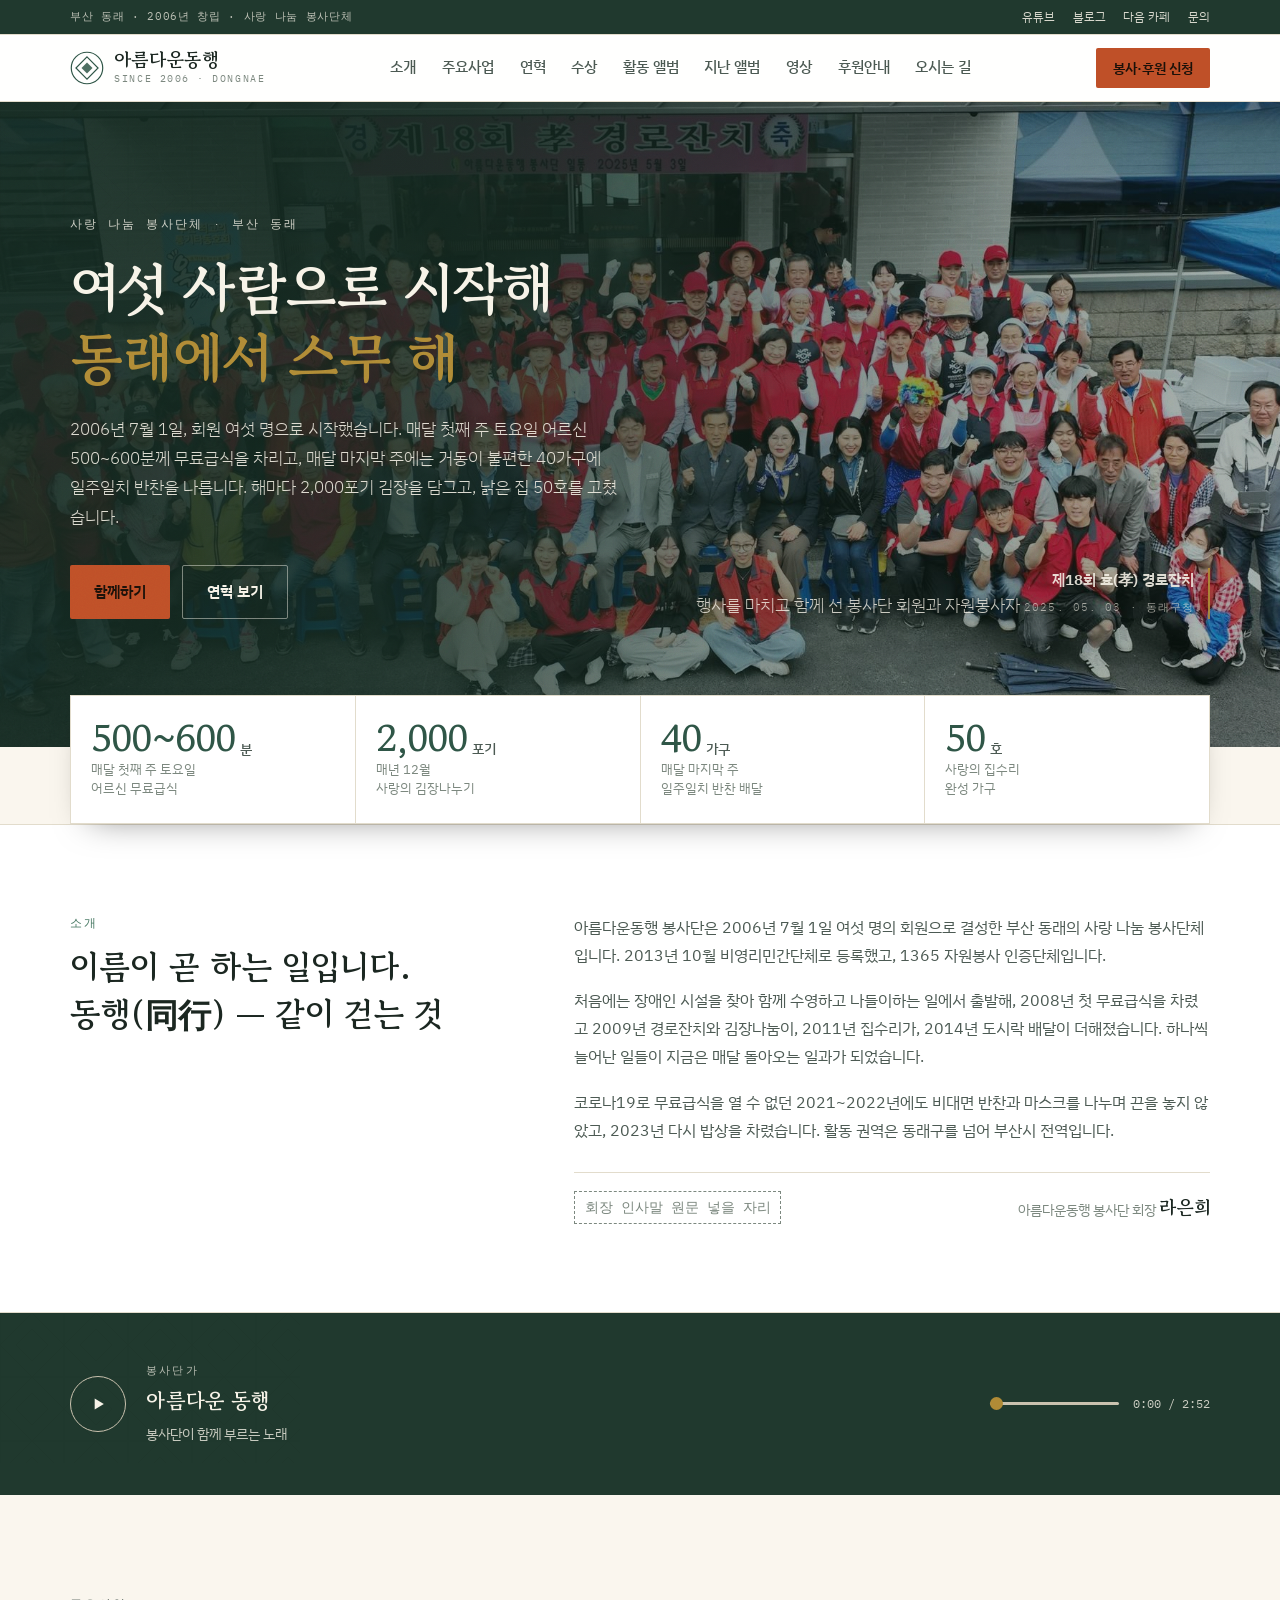
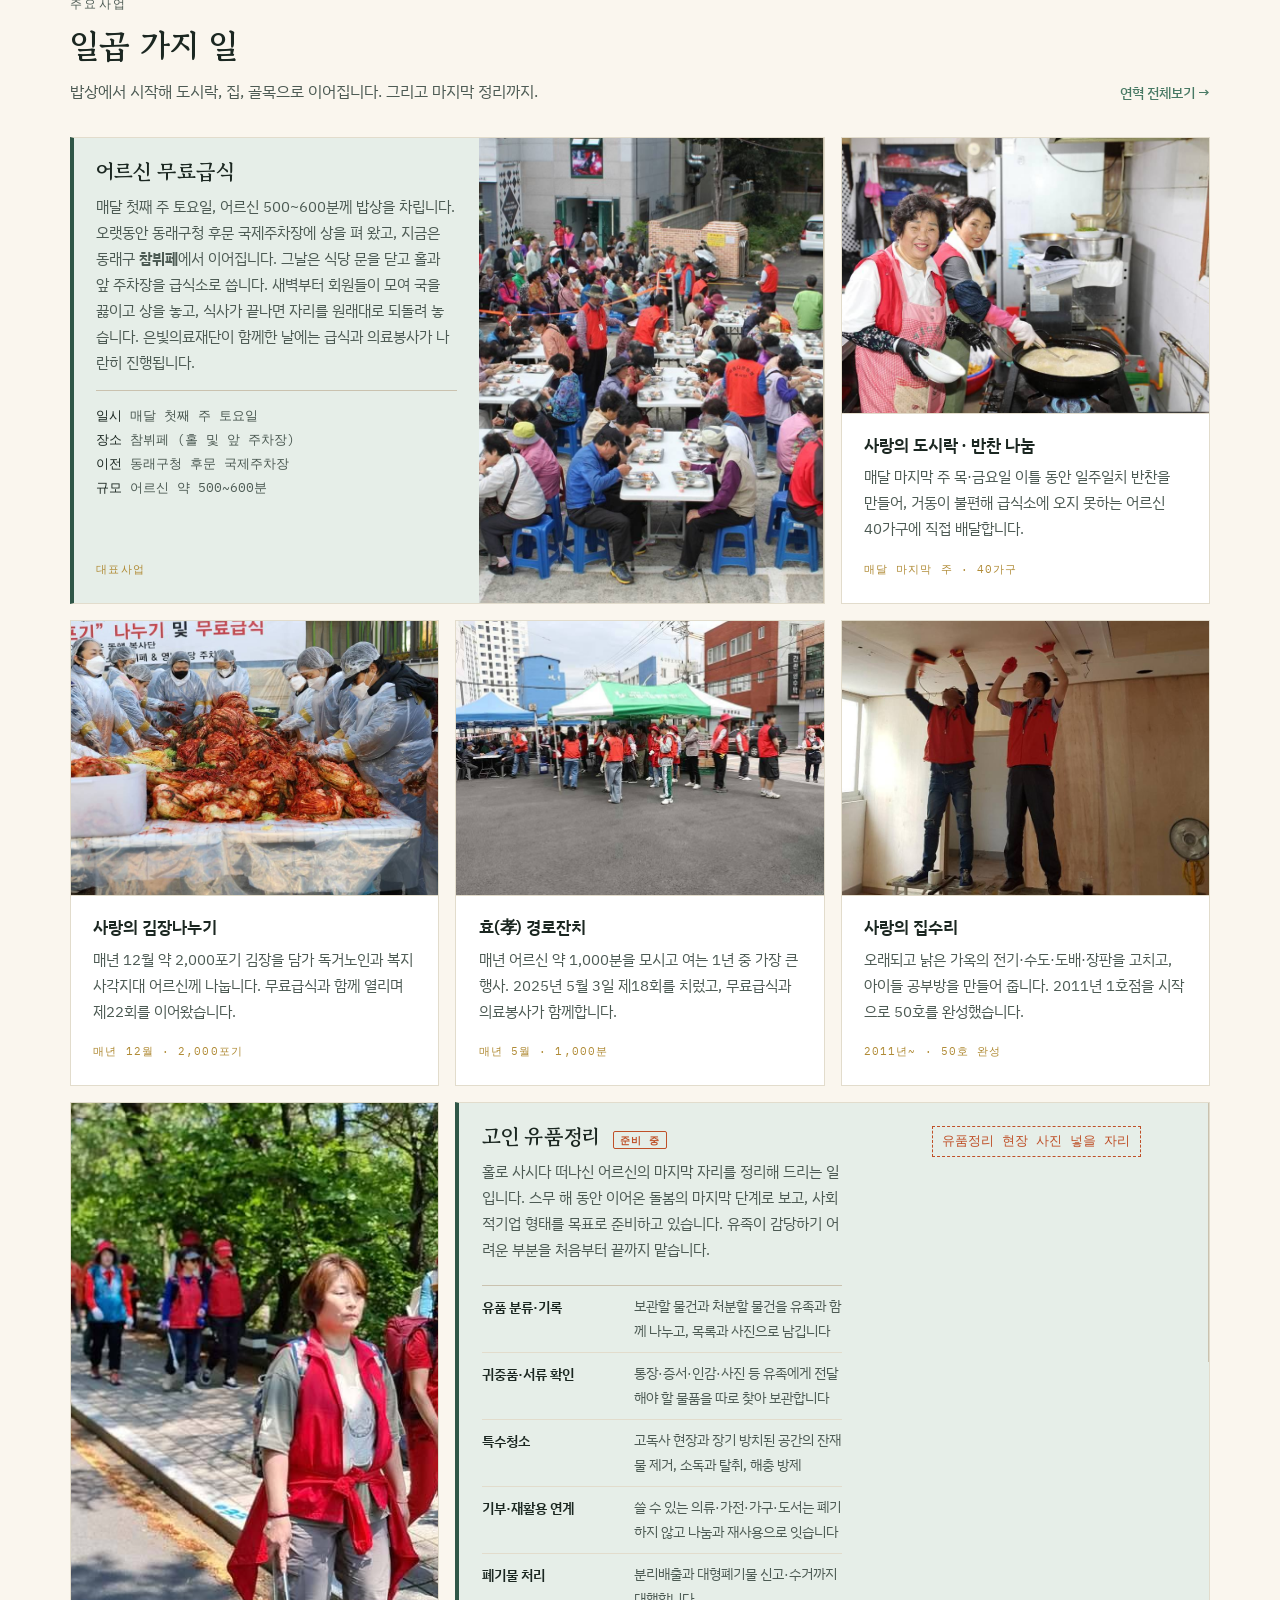
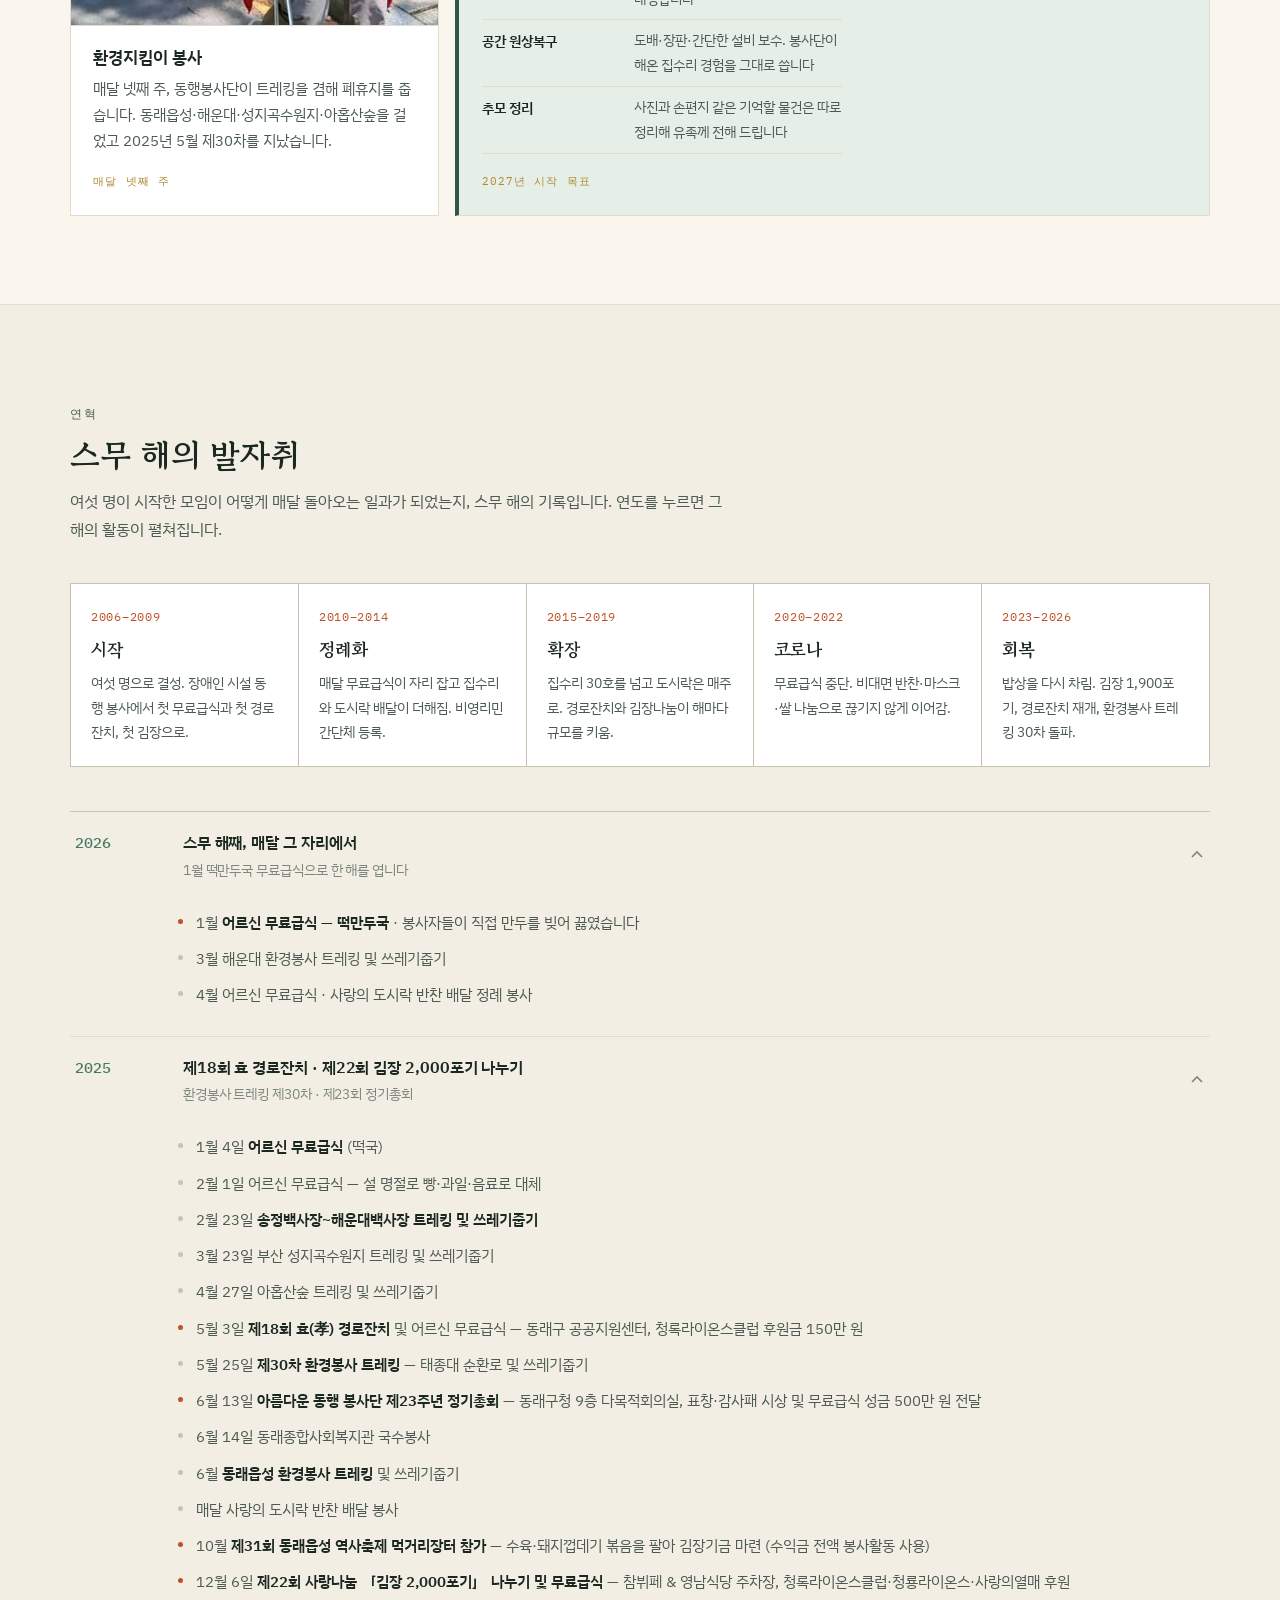
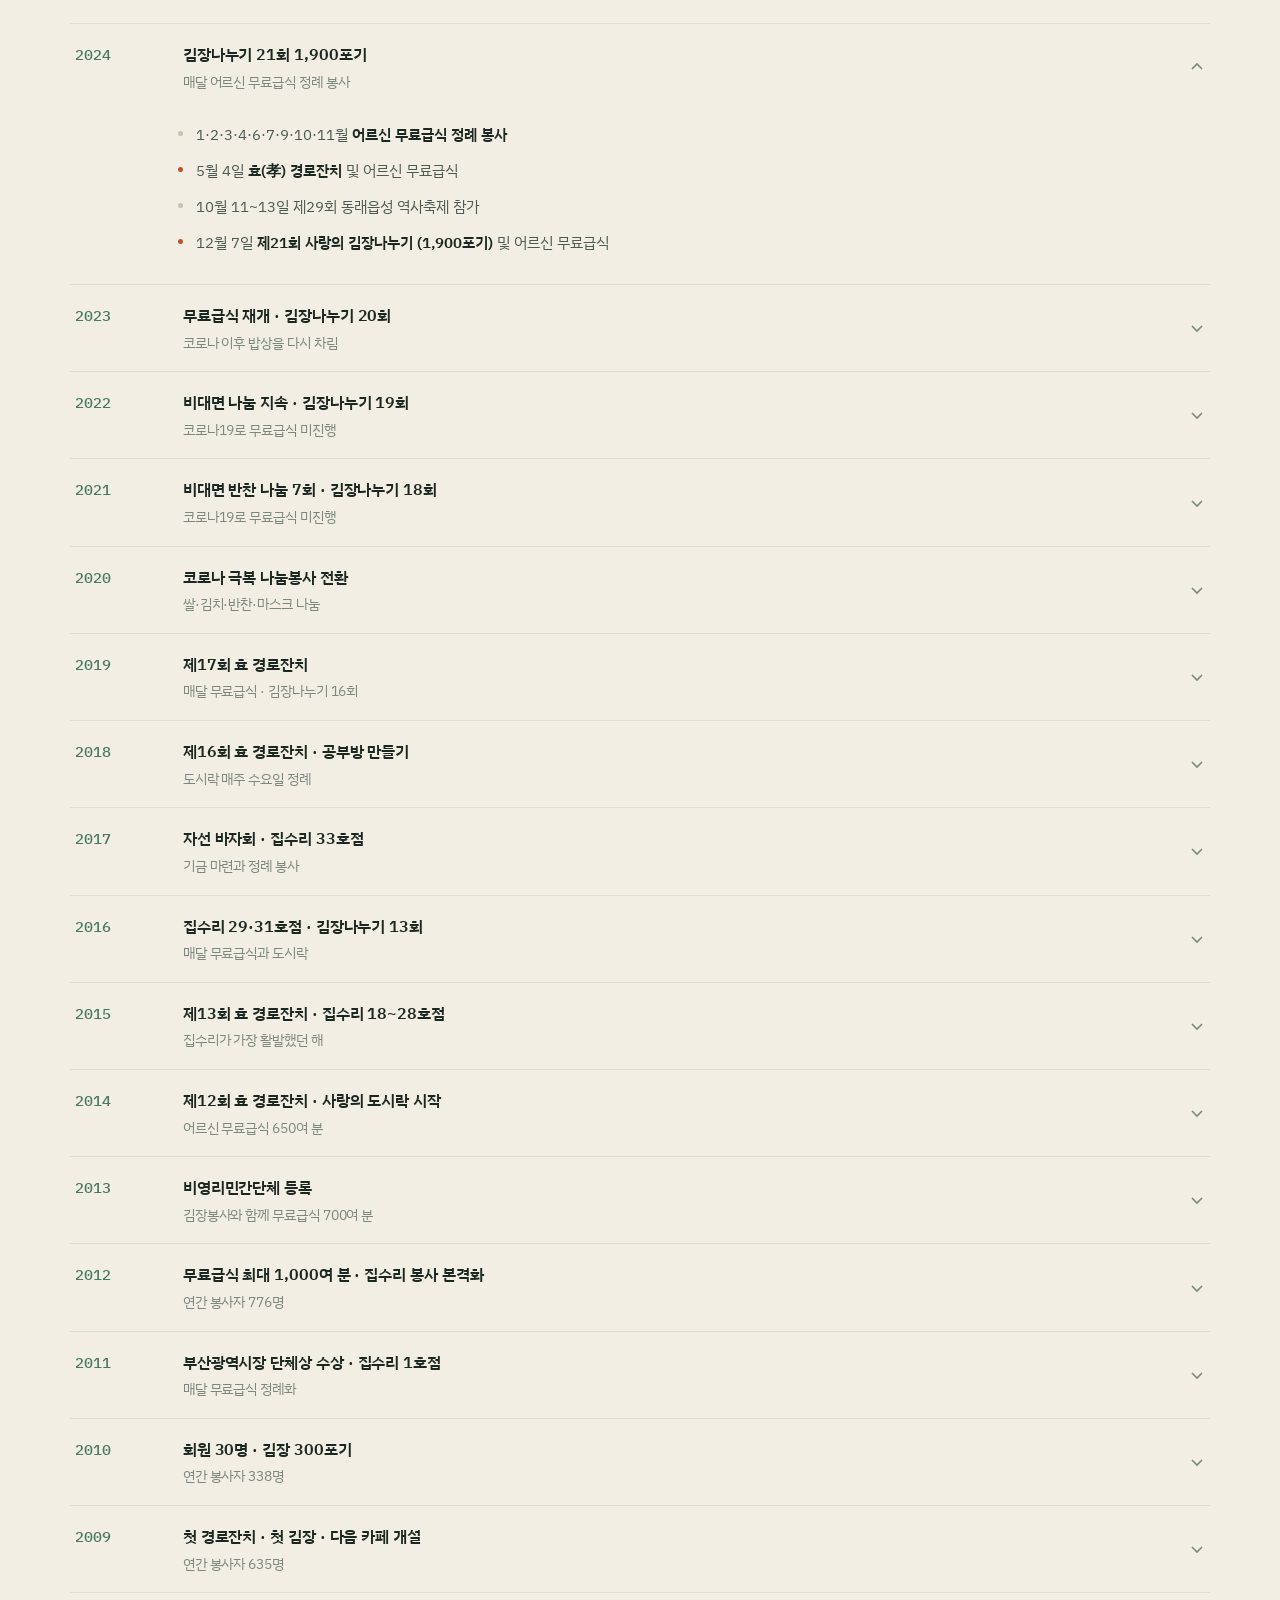
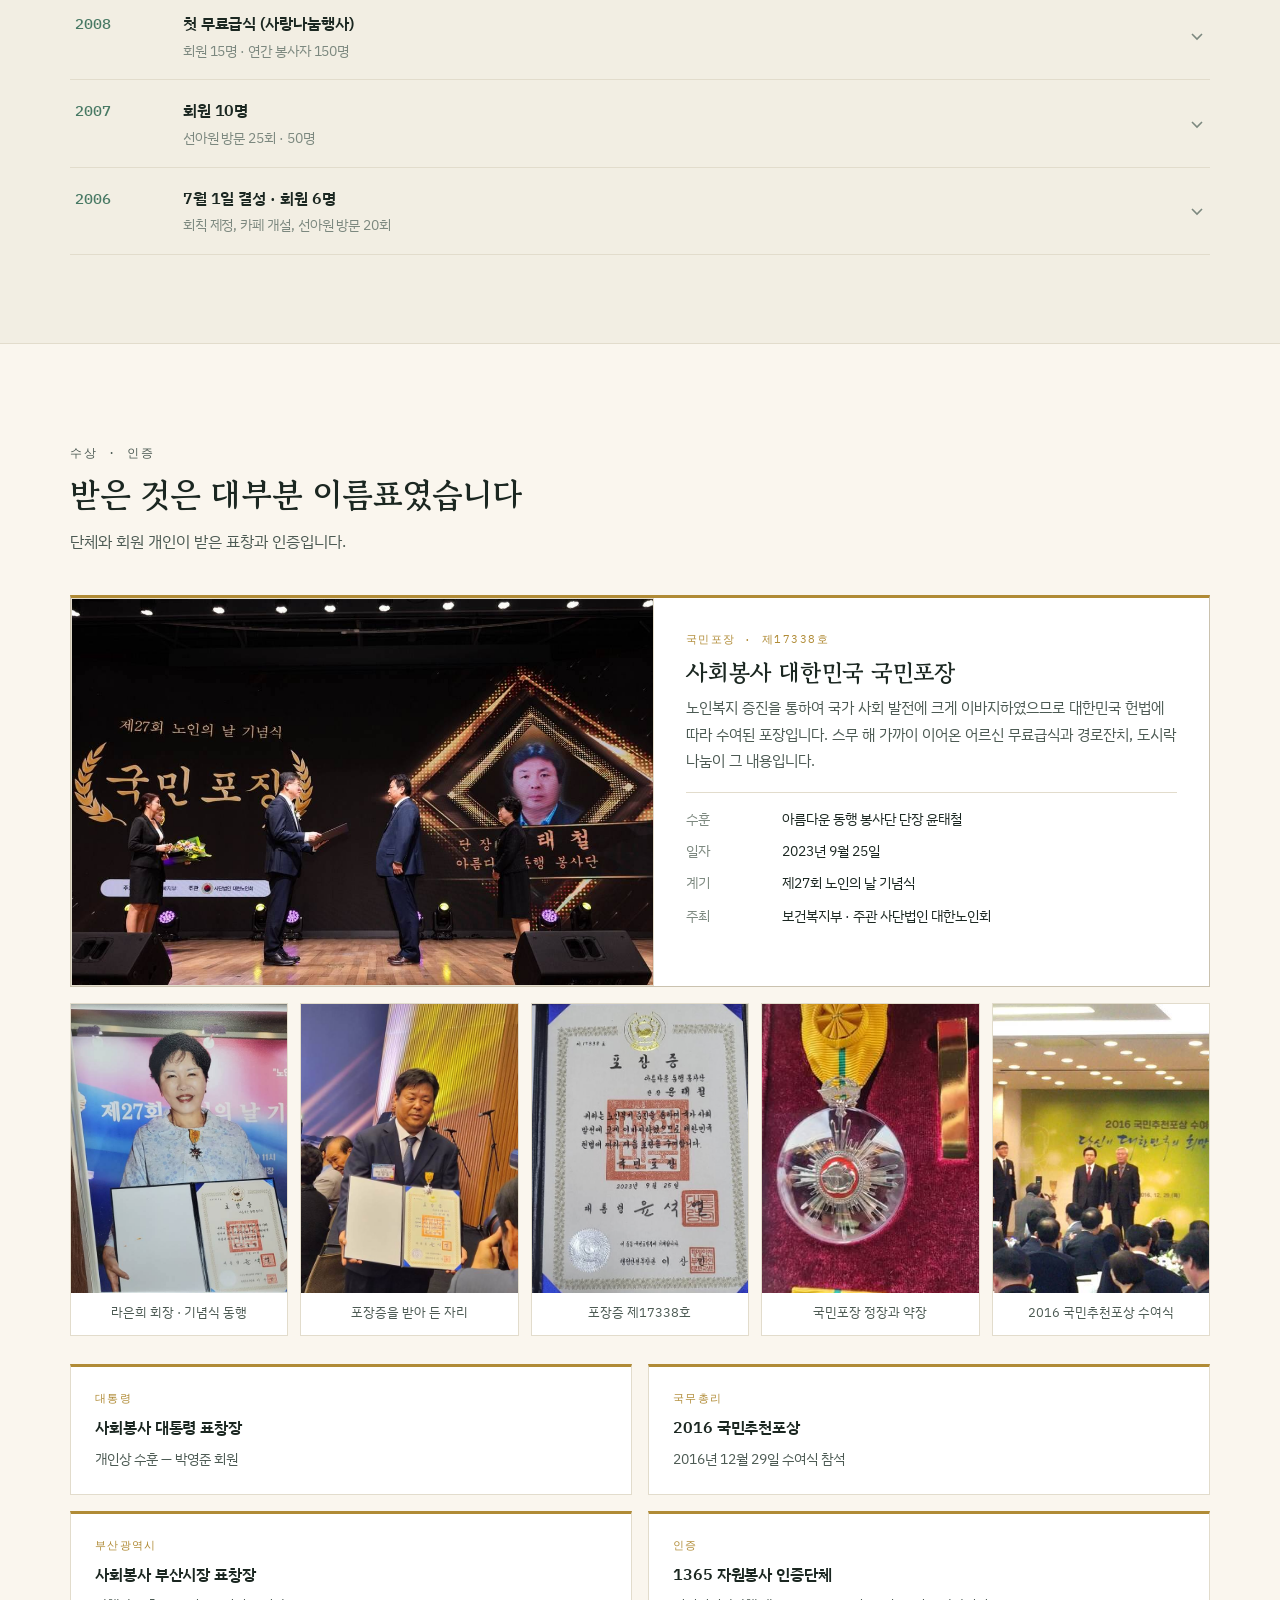
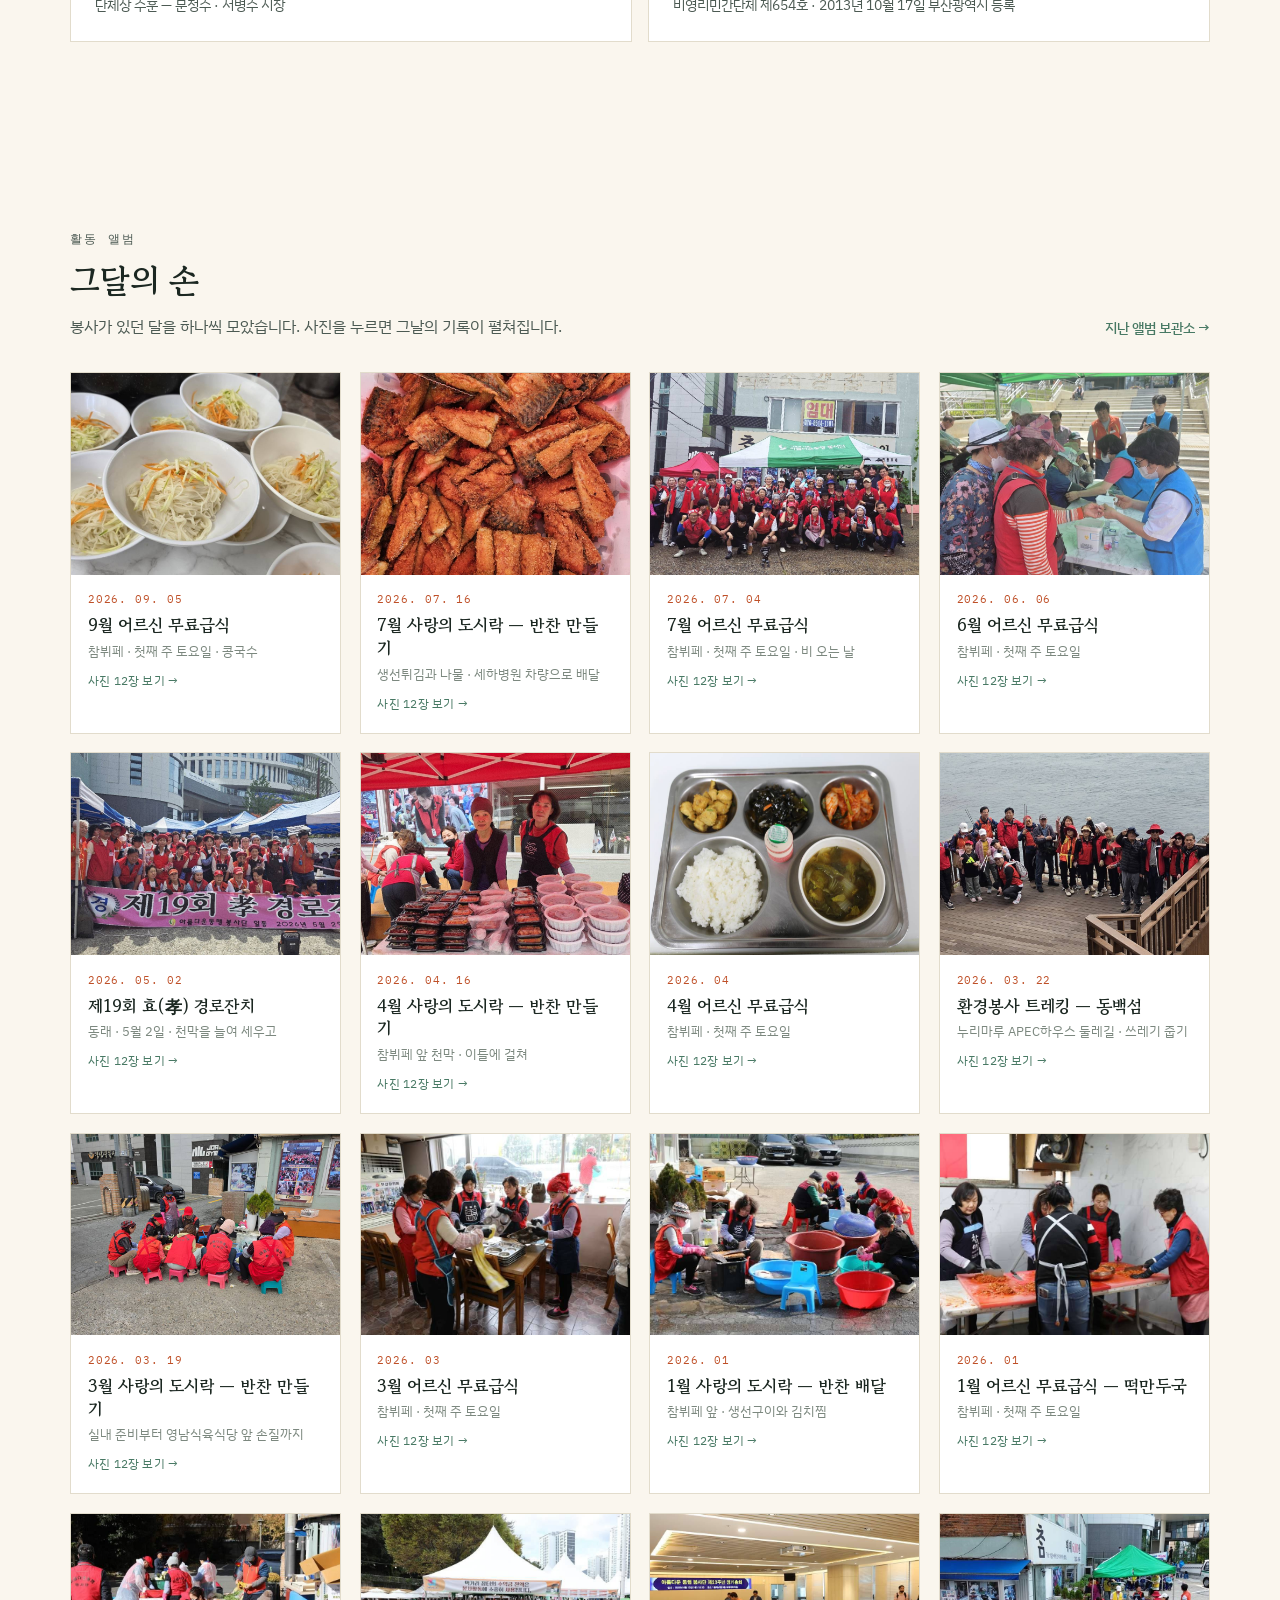
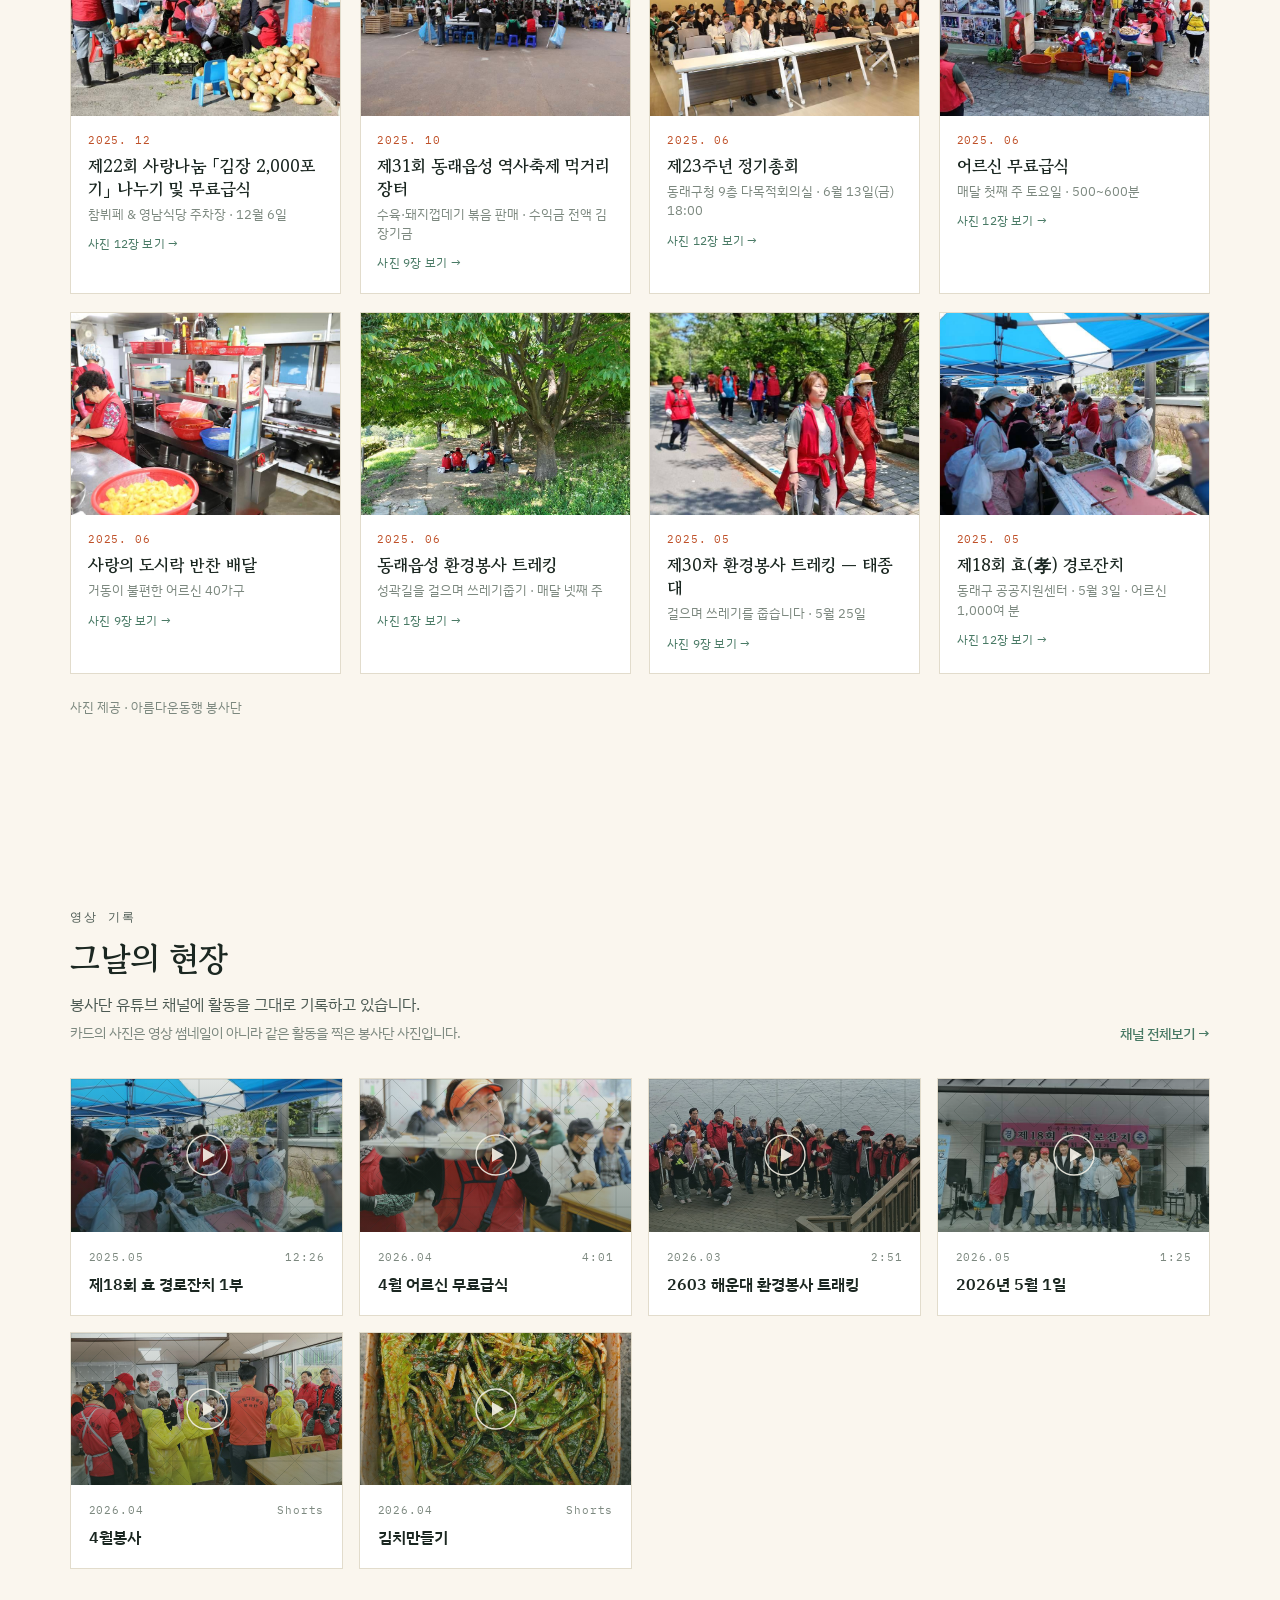
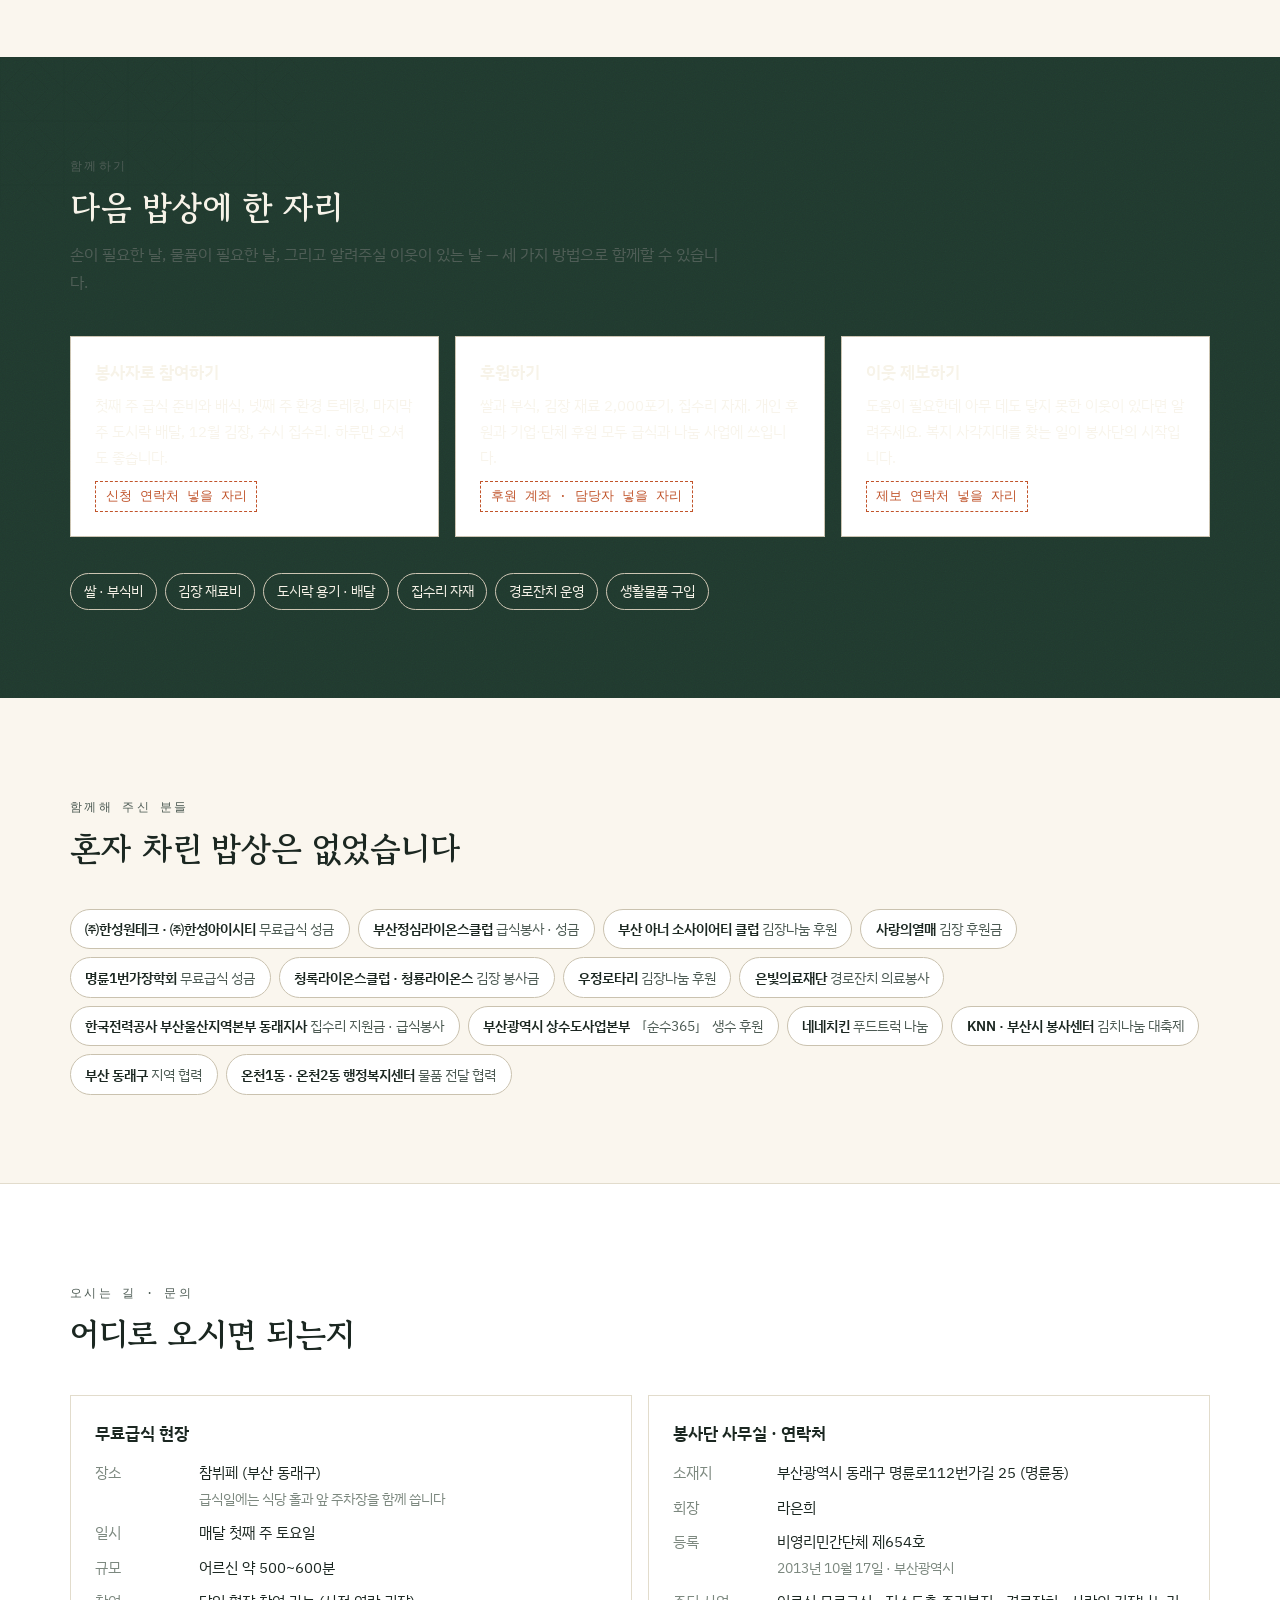
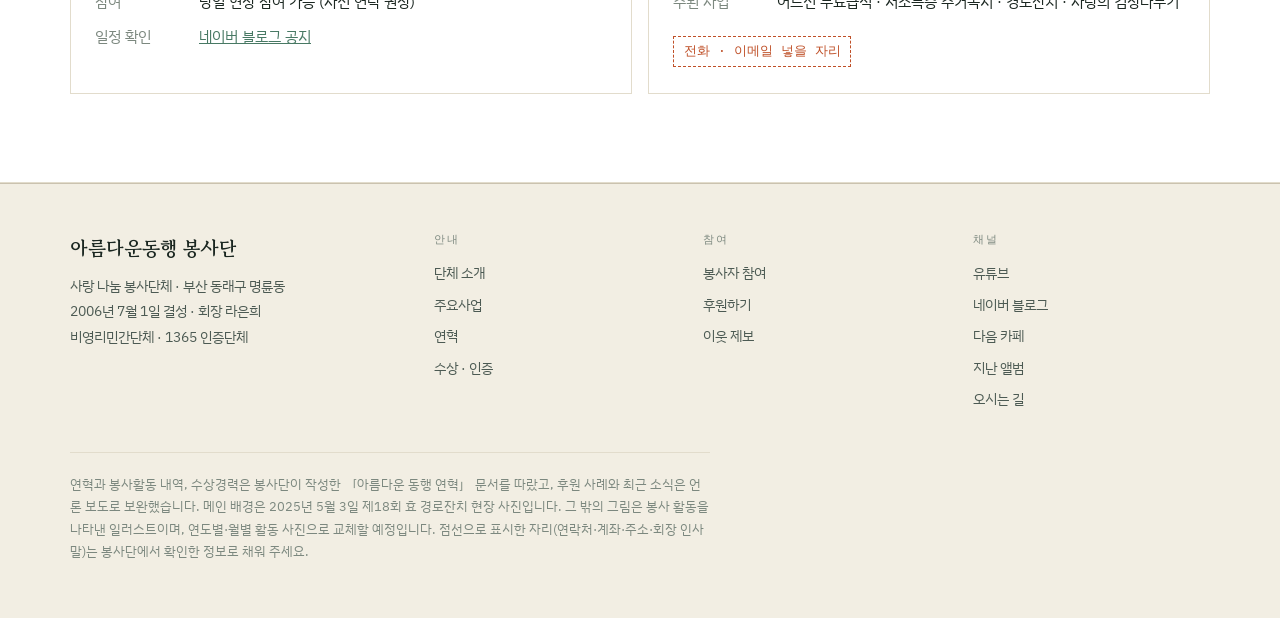
<file: index.html>
<!doctype html>
<html lang="ko">
<head>
<meta charset="utf-8">
<meta name="viewport" content="width=device-width, initial-scale=1">
<title>아름다운동행 봉사단 — 부산 동래</title>
<meta name="description" content="2006년 창립, 부산 동래의 사랑 나눔 봉사단체. 매달 첫째 주 토요일 어르신 무료급식, 사랑의 도시락, 김장나누기, 효 경로잔치, 집수리 봉사.">
<meta property="og:type" content="website">
<meta property="og:site_name" content="아름다운동행 봉사단">
<meta property="og:title" content="아름다운동행 봉사단 — 부산 동래">
<meta property="og:description" content="2006년 창립, 부산 동래의 사랑 나눔 봉사단체. 매달 첫째 주 토요일 어르신 무료급식, 사랑의 도시락, 김장나누기, 효 경로잔치, 집수리 봉사.">
<meta property="og:image" content="img/hero.jpg">
<link rel="icon" href="favicon.svg" type="image/svg+xml">
<link rel="preconnect" href="https://fonts.googleapis.com">
<link rel="preconnect" href="https://fonts.gstatic.com" crossorigin>
<link rel="stylesheet" href="https://fonts.googleapis.com/css2?family=Gowun+Batang:wght@400;700&family=IBM+Plex+Sans+KR:wght@300;400;500;600;700&family=IBM+Plex+Mono:wght@400;500&display=swap">
<link rel="stylesheet" href="css/style.css">
</head>
<body>
<title>아름다운동행 봉사단</title>
<link rel="preconnect" href="https://fonts.googleapis.com">
<link rel="preconnect" href="https://fonts.gstatic.com" crossorigin>
<link rel="stylesheet" href="https://fonts.googleapis.com/css2?family=Gowun+Batang:wght@400;700&family=IBM+Plex+Sans+KR:wght@300;400;500;600;700&family=IBM+Plex+Mono:wght@400;500&display=swap">



<svg width="0" height="0" style="position:absolute" aria-hidden="true">
  <defs>
    <pattern id="lattice" width="64" height="64" patternUnits="userSpaceOnUse">
      <path d="M32 0 L64 32 L32 64 L0 32 Z" fill="none" stroke="currentColor" stroke-width="1"/>
      <path d="M32 16 L48 32 L32 48 L16 32 Z" fill="none" stroke="currentColor" stroke-width="1"/>
      <path d="M0 0 H64 M0 64 H64 M0 0 V64 M64 0 V64" stroke="currentColor" stroke-width="1"/>
    </pattern>
  </defs>
</svg>

<div class="util">
  <div class="wrap">
    <span>부산 동래 · 2006년 창립 · 사랑 나눔 봉사단체</span>
    <nav>
      <a href="https://www.youtube.com/@%EC%95%84%EB%A6%84%EB%8B%A4%EC%9A%B4%EB%8F%99%ED%96%891" target="_blank" rel="noopener">유튜브</a>
      <a href="https://blog.naver.com/qhdtkeks52" target="_blank" rel="noopener">블로그</a>
      <a href="http://cafe.daum.net/naeun5772" target="_blank" rel="noopener">다음 카페</a>
      <a href="#visit">문의</a>
    </nav>
  </div>
</div>

<header class="nav">
  <div class="wrap">
    <a class="logo" href="#top">
      <svg class="mark" viewBox="0 0 40 40" fill="none" aria-hidden="true">
        <circle cx="20" cy="20" r="18.5" stroke="currentColor" stroke-width="1.4"/>
        <path d="M20 7 L33 20 L20 33 L7 20 Z" stroke="currentColor" stroke-width="1.4"/>
        <path d="M20 13.5 L26.5 20 L20 26.5 L13.5 20 Z" fill="currentColor" opacity=".85"/>
      </svg>
      <span><b>아름다운동행</b><small>SINCE 2006 · DONGNAE</small></span>
    </a>
    <nav class="menu">
      <a href="#about">소개</a>
      <a href="#biz">주요사업</a>
      <a href="#history">연혁</a>
      <a href="#awards">수상</a>
      <a href="#album">활동 앨범</a>
      <a href="albums.html">지난 앨범</a>
      <a href="#films">영상</a>
      <a href="#give">후원안내</a>
      <a href="#visit">오시는 길</a>
    </nav>
    <a class="nav-cta" href="#give">봉사·후원 신청</a>
    <button class="burger" id="burger" aria-expanded="false" aria-controls="drawer" aria-label="메뉴 열기">
      <svg viewBox="0 0 24 24" fill="none" stroke="currentColor" stroke-width="1.8"><path d="M3 6h18M3 12h18M3 18h18"/></svg>
    </button>
  </div>
</header>
<div id="drawer" hidden>
  <div class="wrap">
    <a href="#about">소개</a><a href="#biz">주요사업</a><a href="#history">연혁</a><a href="#awards">수상</a>
    <a href="#album">활동 앨범</a><a href="albums.html">지난 앨범</a><a href="#films">영상</a><a href="#give">후원안내</a>
    <a href="#visit">오시는 길</a><a href="#give">봉사·후원 신청 →</a>
  </div>
</div>

<main id="top">

<div class="hero grain">
  <div class="photo" role="img" aria-label="2025년 5월 3일 제18회 효 경로잔치를 마치고 동래구청 앞에 모인 아름다운동행 봉사단 회원과 자원봉사자 단체사진"></div>
  <div class="scrim"></div>
  <svg class="lattice" aria-hidden="true"><rect width="100%" height="100%" fill="url(#lattice)"/></svg>
  <div class="wrap">
    <div>
      <p class="kicker">사랑 나눔 봉사단체 · 부산 동래</p>
      <h1>여섯 사람으로 시작해<br><span>동래에서 스무 해</span></h1>
      <p>
        2006년 7월 1일, 회원 여섯 명으로 시작했습니다. 매달 첫째 주 토요일 어르신 500~600분께 무료급식을 차리고,
        매달 마지막 주에는 거동이 불편한 40가구에 일주일치 반찬을 나릅니다.
        해마다 2,000포기 김장을 담그고, 낡은 집 50호를 고쳤습니다.
      </p>
      <div class="hero-btns">
        <a class="btn btn-1" href="#give">함께하기</a>
        <a class="btn btn-2" href="#history">연혁 보기</a>
      </div>
    </div>
    <p class="photo-cap">
      <b>제18회 효(孝) 경로잔치</b>
      행사를 마치고 함께 선 봉사단 회원과 자원봉사자
      <span>2025. 05. 03 · 동래구청</span>
    </p>
  </div>
</div>

<div class="stats">
  <div class="wrap">
    <div class="grid">
      <div class="stat"><b>500~600<i>분</i></b><small>매달 첫째 주 토요일<br>어르신 무료급식</small></div>
      <div class="stat"><b>2,000<i>포기</i></b><small>매년 12월<br>사랑의 김장나누기</small></div>
      <div class="stat"><b>40<i>가구</i></b><small>매달 마지막 주<br>일주일치 반찬 배달</small></div>
      <div class="stat"><b>50<i>호</i></b><small>사랑의 집수리<br>완성 가구</small></div>
    </div>
  </div>
</div>

<!-- ── 소개 ── -->
<section id="about" class="greet">
  <div class="wrap cols">
    <div>
      <p class="eyebrow">소개</p>
      <h2>이름이 곧 하는 일입니다.<br>동행(同行) — 같이 걷는 것</h2>
    </div>
    <div class="body">
      <p>아름다운동행 봉사단은 2006년 7월 1일 여섯 명의 회원으로 결성한 부산 동래의 사랑 나눔 봉사단체입니다. 2013년 10월 비영리민간단체로 등록했고, 1365 자원봉사 인증단체입니다.</p>
      <p>처음에는 장애인 시설을 찾아 함께 수영하고 나들이하는 일에서 출발해, 2008년 첫 무료급식을 차렸고 2009년 경로잔치와 김장나눔이, 2011년 집수리가, 2014년 도시락 배달이 더해졌습니다. 하나씩 늘어난 일들이 지금은 매달 돌아오는 일과가 되었습니다.</p>
      <p>코로나19로 무료급식을 열 수 없던 2021~2022년에도 비대면 반찬과 마스크를 나누며 끈을 놓지 않았고, 2023년 다시 밥상을 차렸습니다. 활동 권역은 동래구를 넘어 부산시 전역입니다.</p>
      <div class="sign">
        <span class="fill">회장 인사말 원문 넣을 자리</span>
        <span>아름다운동행 봉사단 회장 <b>라은희</b></span>
      </div>
    </div>
  </div>
</section>

<!-- ── 봉사단가 ── -->
<div class="anthem">
  <svg class="lattice" aria-hidden="true"><rect width="100%" height="100%" fill="url(#lattice)"/></svg>
  <div class="wrap">
    <button class="play-btn" id="anthemBtn" aria-label="봉사단가 재생">
      <svg id="anthemIcon" viewBox="0 0 24 24" fill="currentColor" aria-hidden="true"><path d="M8 5.5l11 6.5-11 6.5z"/></svg>
    </button>
    <div class="meta">
      <p class="k">봉사단가</p>
      <b>아름다운 동행</b>
      <span>봉사단이 함께 부르는 노래</span>
    </div>
    <div class="bar">
      <input type="range" id="anthemSeek" min="0" max="100" value="0" step="0.1" aria-label="재생 위치">
      <time id="anthemTime">0:00 / 2:53</time>
    </div>
  </div>
  <audio id="anthemAudio" preload="metadata" src="audio/anthem.mp3"></audio>
</div>

<!-- ── 주요사업 ── -->
<section id="biz">
  <div class="wrap">
    <div class="head-row">
      <div class="sec-head" style="margin-bottom:0">
        <p class="eyebrow">주요사업</p>
        <h2>일곱 가지 일</h2>
        <p>밥상에서 시작해 도시락, 집, 골목으로 이어집니다. 그리고 마지막 정리까지.</p>
      </div>
      <a class="more" href="#history">연혁 전체보기 →</a>
    </div>

    <div class="biz">
      <article class="card lead">
        <div class="inner">
          <div class="txt">
            <h3>어르신 무료급식</h3>
            <p>매달 첫째 주 토요일, 어르신 500~600분께 밥상을 차립니다. 오랫동안 동래구청 후문 국제주차장에 상을 펴 왔고, 지금은 동래구 <b>참뷔페</b>에서 이어집니다. 그날은 식당 문을 닫고 홀과 앞 주차장을 급식소로 씁니다. 새벽부터 회원들이 모여 국을 끓이고 상을 놓고, 식사가 끝나면 자리를 원래대로 되돌려 놓습니다. 은빛의료재단이 함께한 날에는 급식과 의료봉사가 나란히 진행됩니다.</p>
            <div class="where">
              <b>일시</b> 매달 첫째 주 토요일<br>
              <b>장소</b> 참뷔페 (홀 및 앞 주차장)<br>
              <b>이전</b> 동래구청 후문 국제주차장<br>
              <b>규모</b> 어르신 약 500~600분
            </div>
            <span class="tag">대표사업</span>
          </div>
          <img class="pic pic--photo" src="img/card_geupsik.jpg" loading="lazy" decoding="async" alt="야외 주차장에 편 긴 식탁마다 어르신들이 식판을 앞에 두고 식사하시고 뒤편에는 차례를 기다리는 줄이 이어진 무료급식 전경">
        </div>
      </article>

      <article class="card">
        <img class="pic pic--photo" src="img/a5.jpg" loading="lazy" decoding="async" alt="봉사자 네 명이 식탁에 둘러서서 반찬을 용기에 나눠 담는 모습">
        <div class="txt">
          <h3>사랑의 도시락 · 반찬 나눔</h3>
          <p>매달 마지막 주 목·금요일 이틀 동안 일주일치 반찬을 만들어, 거동이 불편해 급식소에 오지 못하는 어르신 40가구에 직접 배달합니다.</p>
          <span class="tag">매달 마지막 주 · 40가구</span>
        </div>
      </article>

      <article class="card">
        <img class="pic pic--photo" src="img/card_kimjang.jpg" loading="lazy" decoding="async" alt="비닐 앞치마와 위생모를 쓴 봉사자들이 야외 탁자에 쌓인 배추김치를 함께 버무리는 모습">
        <div class="txt">
          <h3>사랑의 김장나누기</h3>
          <p>매년 12월 약 2,000포기 김장을 담가 독거노인과 복지 사각지대 어르신께 나눕니다. 무료급식과 함께 열리며 제22회를 이어왔습니다.</p>
          <span class="tag">매년 12월 · 2,000포기</span>
        </div>
      </article>

      <article class="card">
        <img class="pic pic--photo" src="img/f8.jpg" loading="lazy" decoding="async" alt="천막 아래 긴 식탁을 가득 메운 어르신들이 경로잔치 음식을 드시는 전경">
        <div class="txt">
          <h3>효(孝) 경로잔치</h3>
          <p>매년 어르신 약 1,000분을 모시고 여는 1년 중 가장 큰 행사. 2025년 5월 3일 제18회를 치렀고, 무료급식과 의료봉사가 함께합니다.</p>
          <span class="tag">매년 5월 · 1,000분</span>
        </div>
      </article>

      <article class="card">
        <img class="pic pic--photo" src="img/card_jipsuri.jpg" loading="lazy" decoding="async" alt="붉은 조끼를 입은 봉사단원 두 명이 발판에 올라 천장 합판을 시공하는 모습">
        <div class="txt">
          <h3>사랑의 집수리</h3>
          <p>오래되고 낡은 가옥의 전기·수도·도배·장판을 고치고, 아이들 공부방을 만들어 줍니다. 2011년 1호점을 시작으로 50호를 완성했습니다.</p>
          <span class="tag">2011년~ · 50호 완성</span>
        </div>
      </article>

      <article class="card">
        <img class="pic pic--photo" src="img/h1.jpg" loading="lazy" decoding="async" alt="붉은 조끼를 입은 봉사단원들이 집게를 들고 태종대 순환로를 따라 줄지어 걷는 모습">
        <div class="txt">
          <h3>환경지킴이 봉사</h3>
          <p>매달 넷째 주, 동행봉사단이 트레킹을 겸해 폐휴지를 줍습니다. 동래읍성·해운대·성지곡수원지·아홉산숲을 걸었고 2025년 5월 제30차를 지났습니다.</p>
          <span class="tag">매달 넷째 주</span>
        </div>
      </article>

      <article class="card lead card--soon">
        <div class="inner">
          <div class="txt">
            <h3>고인 유품정리 <span class="badge-soon">준비 중</span></h3>
            <p>홀로 사시다 떠나신 어르신의 마지막 자리를 정리해 드리는 일입니다. 스무 해 동안 이어온 돌봄의 마지막 단계로 보고, 사회적기업 형태를 목표로 준비하고 있습니다. 유족이 감당하기 어려운 부분을 처음부터 끝까지 맡습니다.</p>
            <dl class="scope">
              <div><dt>유품 분류·기록</dt><dd>보관할 물건과 처분할 물건을 유족과 함께 나누고, 목록과 사진으로 남깁니다</dd></div>
              <div><dt>귀중품·서류 확인</dt><dd>통장·증서·인감·사진 등 유족에게 전달해야 할 물품을 따로 찾아 보관합니다</dd></div>
              <div><dt>특수청소</dt><dd>고독사 현장과 장기 방치된 공간의 잔재물 제거, 소독과 탈취, 해충 방제</dd></div>
              <div><dt>기부·재활용 연계</dt><dd>쓸 수 있는 의류·가전·가구·도서는 폐기하지 않고 나눔과 재사용으로 잇습니다</dd></div>
              <div><dt>폐기물 처리</dt><dd>분리배출과 대형폐기물 신고·수거까지 대행합니다</dd></div>
              <div><dt>공간 원상복구</dt><dd>도배·장판·간단한 설비 보수. 봉사단이 해온 집수리 경험을 그대로 씁니다</dd></div>
              <div><dt>추모 정리</dt><dd>사진과 손편지 같은 기억할 물건은 따로 정리해 유족께 전해 드립니다</dd></div>
            </dl>
            <span class="tag">2027년 시작 목표</span>
          </div>
          <div class="pic pic--empty"><span class="fill">유품정리 현장 사진 넣을 자리</span></div>
        </div>
      </article>
    </div>
  </div>
</section>

<!-- ── 연혁 ── -->
<section id="history" class="hist">
  <div class="wrap">
    <div class="sec-head">
      <p class="eyebrow">연혁</p>
      <h2>스무 해의 발자취</h2>
      <p>여섯 명이 시작한 모임이 어떻게 매달 돌아오는 일과가 되었는지, 스무 해의 기록입니다. 연도를 누르면 그해의 활동이 펼쳐집니다.</p>
    </div>

    <div class="eras">
      <div class="era"><time>2006–2009</time><b>시작</b><p>여섯 명으로 결성. 장애인 시설 동행 봉사에서 첫 무료급식과 첫 경로잔치, 첫 김장으로.</p></div>
      <div class="era"><time>2010–2014</time><b>정례화</b><p>매달 무료급식이 자리 잡고 집수리와 도시락 배달이 더해짐. 비영리민간단체 등록.</p></div>
      <div class="era"><time>2015–2019</time><b>확장</b><p>집수리 30호를 넘고 도시락은 매주로. 경로잔치와 김장나눔이 해마다 규모를 키움.</p></div>
      <div class="era"><time>2020–2022</time><b>코로나</b><p>무료급식 중단. 비대면 반찬·마스크·쌀 나눔으로 끊기지 않게 이어감.</p></div>
      <div class="era"><time>2023–2026</time><b>회복</b><p>밥상을 다시 차림. 김장 1,900포기, 경로잔치 재개, 환경봉사 트레킹 30차 돌파.</p></div>
    </div>

    <div class="years">
      <details class="yr" open>
        <summary><span class="y">2026</span><span class="h">스무 해째, 매달 그 자리에서<em>1월 떡만두국 무료급식으로 한 해를 엽니다</em></span>
          <svg class="chev" viewBox="0 0 16 16" fill="none" stroke="currentColor" stroke-width="1.6" aria-hidden="true"><path d="M3 6l5 5 5-5"/></svg></summary>
        <ul>
          <li class="mark">1월 <b>어르신 무료급식 — 떡만두국</b> · 봉사자들이 직접 만두를 빚어 끓였습니다</li>
          <li>3월 해운대 환경봉사 트레킹 및 쓰레기줍기</li>
          <li>4월 어르신 무료급식 · 사랑의 도시락 반찬 배달 정례 봉사</li>
        </ul>
      </details>

      <details class="yr" open>
        <summary><span class="y">2025</span><span class="h">제18회 효 경로잔치 · 제22회 김장 2,000포기 나누기<em>환경봉사 트레킹 제30차 · 제23회 정기총회</em></span>
          <svg class="chev" viewBox="0 0 16 16" fill="none" stroke="currentColor" stroke-width="1.6" aria-hidden="true"><path d="M3 6l5 5 5-5"/></svg></summary>
        <ul>
          <li>1월 4일 <b>어르신 무료급식</b> (떡국)</li>
          <li>2월 1일 어르신 무료급식 — 설 명절로 빵·과일·음료로 대체</li>
          <li>2월 23일 <b>송정백사장~해운대백사장 트레킹 및 쓰레기줍기</b></li>
          <li>3월 23일 부산 성지곡수원지 트레킹 및 쓰레기줍기</li>
          <li>4월 27일 아홉산숲 트레킹 및 쓰레기줍기</li>
          <li class="mark">5월 3일 <b>제18회 효(孝) 경로잔치</b> 및 어르신 무료급식 — 동래구 공공지원센터, 청록라이온스클럽 후원금 150만 원</li>
          <li>5월 25일 <b>제30차 환경봉사 트레킹</b> — 태종대 순환로 및 쓰레기줍기</li>
          <li class="mark">6월 13일 <b>아름다운 동행 봉사단 제23주년 정기총회</b> — 동래구청 9층 다목적회의실, 표창·감사패 시상 및 무료급식 성금 500만 원 전달</li>
          <li>6월 14일 동래종합사회복지관 국수봉사</li>
          <li>6월 <b>동래읍성 환경봉사 트레킹</b> 및 쓰레기줍기</li>
          <li>매달 사랑의 도시락 반찬 배달 봉사</li>
          <li class="mark">10월 <b>제31회 동래읍성 역사축제 먹거리장터 참가</b> — 수육·돼지껍데기 볶음을 팔아 김장기금 마련 (수익금 전액 봉사활동 사용)</li>
          <li class="mark">12월 6일 <b>제22회 사랑나눔 「김장 2,000포기」 나누기 및 무료급식</b> — 참뷔페 &amp; 영남식당 주차장, 청록라이온스클럽·청룡라이온스·사랑의열매 후원</li>
        </ul>
      </details>

      <details class="yr" open>
        <summary><span class="y">2024</span><span class="h">김장나누기 21회 1,900포기<em>매달 어르신 무료급식 정례 봉사</em></span>
          <svg class="chev" viewBox="0 0 16 16" fill="none" stroke="currentColor" stroke-width="1.6" aria-hidden="true"><path d="M3 6l5 5 5-5"/></svg></summary>
        <ul>
          <li>1·2·3·4·6·7·9·10·11월 <b>어르신 무료급식 정례 봉사</b></li>
          <li class="mark">5월 4일 <b>효(孝) 경로잔치</b> 및 어르신 무료급식</li>
          <li>10월 11~13일 제29회 동래읍성 역사축제 참가</li>
          <li class="mark">12월 7일 <b>제21회 사랑의 김장나누기 (1,900포기)</b> 및 어르신 무료급식</li>
        </ul>
      </details>

      <details class="yr">
        <summary><span class="y">2023</span><span class="h">무료급식 재개 · 김장나누기 20회<em>코로나 이후 밥상을 다시 차림</em></span>
          <svg class="chev" viewBox="0 0 16 16" fill="none" stroke="currentColor" stroke-width="1.6" aria-hidden="true"><path d="M3 6l5 5 5-5"/></svg></summary>
        <ul>
          <li class="mark">1월 7일 <b>어르신 무료급식 재개</b> (떡만두국 나눔)</li>
          <li>2월 4일 무료급식 (삼계탕) · 3·4·6·7·9월 정례 봉사</li>
          <li>5월 6일 <b>효(孝) 경로잔치</b> 및 어르신 무료급식</li>
          <li>10월 7일 무료급식 (비빔밥·닭무국) · 11월 3일 (소머리 곰탕 외)</li>
          <li>10월 13~15일 제29회 동래읍성 역사축제</li>
          <li class="mark">12월 2~3일 <b>제20회 사랑의 김장나누기 (1,900포기)</b> 및 어르신 무료급식</li>
        </ul>
      </details>

      <details class="yr">
        <summary><span class="y">2022</span><span class="h">비대면 나눔 지속 · 김장나누기 19회<em>코로나19로 무료급식 미진행</em></span>
          <svg class="chev" viewBox="0 0 16 16" fill="none" stroke="currentColor" stroke-width="1.6" aria-hidden="true"><path d="M3 6l5 5 5-5"/></svg></summary>
        <ul>
          <li>1·2·3월 비대면 반찬 나눔 봉사</li>
          <li>5월 9~10일 <b>어버이날 기념 “효(孝)와 감사의 바구니”</b></li>
          <li>7월 11~12일 비대면 봉사 사랑의 바구니</li>
          <li>9월 20~21일 · 11월 5일 비대면 사랑의 도시락</li>
          <li>12월 3~4일 제19회 사랑의 김장나누기</li>
        </ul>
      </details>

      <details class="yr">
        <summary><span class="y">2021</span><span class="h">비대면 반찬 나눔 7회 · 김장나누기 18회<em>코로나19로 무료급식 미진행</em></span>
          <svg class="chev" viewBox="0 0 16 16" fill="none" stroke="currentColor" stroke-width="1.6" aria-hidden="true"><path d="M3 6l5 5 5-5"/></svg></summary>
        <ul>
          <li>3·5·6·7·10월 비대면 반찬 나눔 봉사</li>
          <li>9월 6~7일 비대면 반찬 · 마스크 나눔 봉사</li>
          <li>11월 8~9일 비대면 반찬 나눔 봉사</li>
          <li>12월 4~5일 제18회 사랑의 김장나누기</li>
        </ul>
      </details>

      <details class="yr">
        <summary><span class="y">2020</span><span class="h">코로나 극복 나눔봉사 전환<em>쌀·김치·반찬·마스크 나눔</em></span>
          <svg class="chev" viewBox="0 0 16 16" fill="none" stroke="currentColor" stroke-width="1.6" aria-hidden="true"><path d="M3 6l5 5 5-5"/></svg></summary>
        <ul>
          <li>1월 4일 · 2월 1일 어르신 무료급식 정례 봉사 / 1월 사랑의 도시락 매주 수요일 4회</li>
          <li class="mark">3월 7일 <b>코로나 극복을 위한 쌀·김치 나눔봉사</b> — 이후 4·5월 나눔봉사</li>
          <li>6월 6일 탈북 아이들과의 만남의 자리 / 7월 3일 김치·반찬·떡 나눔 / 8월 1일 떡·라면 나눔</li>
          <li>9월 5일 집수리 봉사 / 9월 6~7일 비대면 반찬·마스크 나눔</li>
          <li>10월 3일 김치나눔 봉사 / 12월 4~5일 제17회 사랑의 김장나누기</li>
        </ul>
      </details>

      <details class="yr">
        <summary><span class="y">2019</span><span class="h">제17회 효 경로잔치<em>매달 무료급식 · 김장나누기 16회</em></span>
          <svg class="chev" viewBox="0 0 16 16" fill="none" stroke="currentColor" stroke-width="1.6" aria-hidden="true"><path d="M3 6l5 5 5-5"/></svg></summary>
        <ul>
          <li>1·2·3·4·6·7·8·9·10·11월 어르신 무료급식 정례 봉사</li>
          <li class="mark">5월 4일 <b>제17회 효(孝) 경로잔치</b> 및 어르신 무료급식봉사</li>
          <li>1·2월 사랑의 도시락 매주 수요일</li>
          <li>10월 11~13일 제25회 동래읍성 역사축제</li>
          <li>12월 2일 제16회 사랑의 김장나누기 및 어르신 무료급식</li>
        </ul>
      </details>

      <details class="yr">
        <summary><span class="y">2018</span><span class="h">제16회 효 경로잔치 · 공부방 만들기<em>도시락 매주 수요일 정례</em></span>
          <svg class="chev" viewBox="0 0 16 16" fill="none" stroke="currentColor" stroke-width="1.6" aria-hidden="true"><path d="M3 6l5 5 5-5"/></svg></summary>
        <ul>
          <li>매달 첫 주 어르신 무료급식 정례 봉사 (1~11월)</li>
          <li>매달 사랑의 도시락 매주 수요일 4회</li>
          <li class="mark">5월 5일 <b>제16회 효(孝) 경로잔치</b> 및 어르신 무료급식</li>
          <li>10월 12~14일 제24회 동래읍성 역사축제</li>
          <li>11월 13일 <b>사랑의 집수리 — 공부방 만들기</b></li>
          <li>12월 1일 제15회 사랑의 김장나누기 및 어르신 무료급식</li>
        </ul>
      </details>

      <details class="yr">
        <summary><span class="y">2017</span><span class="h">자선 바자회 · 집수리 33호점<em>기금 마련과 정례 봉사</em></span>
          <svg class="chev" viewBox="0 0 16 16" fill="none" stroke="currentColor" stroke-width="1.6" aria-hidden="true"><path d="M3 6l5 5 5-5"/></svg></summary>
        <ul>
          <li>매달 첫 주 어르신 무료급식 · 매주 수요일 사랑의 도시락</li>
          <li>3월 12일 사랑의 집수리 32호점 (서동 성가 공부방)</li>
          <li class="mark">4월 25~26일 <b>기금 마련을 위한 자선 바자회</b></li>
          <li>5월 6일 무료급식 및 효(孝) 경로잔치</li>
          <li>9월 18일 사랑의 집수리 33호점 (낙민동)</li>
          <li>10월 20~22일 제23회 동래읍성 역사축제</li>
          <li>12월 2일 제14회 사랑의 김장나누기 / 12월 8일 총회 및 송년의 밤</li>
        </ul>
      </details>

      <details class="yr">
        <summary><span class="y">2016</span><span class="h">집수리 29·31호점 · 김장나누기 13회<em>매달 무료급식과 도시락</em></span>
          <svg class="chev" viewBox="0 0 16 16" fill="none" stroke="currentColor" stroke-width="1.6" aria-hidden="true"><path d="M3 6l5 5 5-5"/></svg></summary>
        <ul>
          <li>매달 첫 주 어르신 무료급식 · 매주 수요일 사랑의 도시락</li>
          <li>3월 23일 사랑의 집수리 29호점 (장애시설)</li>
          <li>5월 22일 경로 효(孝)잔치 및 어르신 무료급식</li>
          <li>10월 7~9일 제22회 동래읍성 역사축제</li>
          <li>11월 10~11일 사랑의 김장 담그기 기금 마련 / 11월 15일 집수리 31호점</li>
          <li>12월 3일 제13회 사랑의 김장나누기 / 12월 8일 송년의 밤</li>
        </ul>
      </details>

      <details class="yr">
        <summary><span class="y">2015</span><span class="h">제13회 효 경로잔치 · 집수리 18~28호점<em>집수리가 가장 활발했던 해</em></span>
          <svg class="chev" viewBox="0 0 16 16" fill="none" stroke="currentColor" stroke-width="1.6" aria-hidden="true"><path d="M3 6l5 5 5-5"/></svg></summary>
        <ul>
          <li>매달 첫 주 어르신 무료급식 · 매주 수요일 사랑의 도시락</li>
          <li class="mark">2월 7일 <b>한국전력공사 부산울산지역본부 동래지사 「사랑의 집 수리」 지원금 300만 원</b> — 지역국회의원과 함께한 지역사랑 봉사활동</li>
          <li>2월 8일 집수리 18호점 (동행 무료급식소)</li>
          <li>5월 1일 집수리 19·20호점 (사직동) — 동래구청 추천</li>
          <li class="mark">5월 2일 <b>제13회 경로 효(孝) 잔치</b> 및 어르신 무료급식</li>
          <li>5월 11일 집수리 20·21호점 (안락동·모라, 장애인 가정)</li>
          <li>5월 25일 집수리 22호점 (가야초 학생집) / 7월 2일 23호점 (진해)</li>
          <li>8월 14일 24호점 (미애원) / 9월 2일 25호점 (사직동 시각장애인의집)</li>
          <li>9월 12·24일 26호점 (독거노인) / 10월 31일 <b>27호점 — 중학생 공부방 만들기</b> · 28호점</li>
          <li>10월 9~11일 제21회 동래읍성 역사축제 / 12월 6~7일 김장 나눔 봉사</li>
        </ul>
      </details>

      <details class="yr">
        <summary><span class="y">2014</span><span class="h">제12회 효 경로잔치 · 사랑의 도시락 시작<em>어르신 무료급식 650여 분</em></span>
          <svg class="chev" viewBox="0 0 16 16" fill="none" stroke="currentColor" stroke-width="1.6" aria-hidden="true"><path d="M3 6l5 5 5-5"/></svg></summary>
        <ul>
          <li>1월 4일 어르신 무료급식 정례 봉사 (어르신 650여 분)</li>
          <li>2월 18일 · 3월 18일 · 5월 20일 척수장애인 무료급식</li>
          <li>4월 6일 사랑의 집수리 13호점 (봉사자 13명) / 4월 22일 목욕봉사</li>
          <li>4월 17일 제34회 장애인의 날 행사 (강서체육공원)</li>
          <li class="mark">5월 3일 <b>제12회 효(孝) 경로잔치</b> (무료급식과 경로잔치)</li>
          <li class="mark">6월 17일 <b>사랑의 도시락 배달 시작</b> — 이후 매달 화요일 배달</li>
          <li>7월 16~19일 집수리 14호점 / 8월 23일 15호점 (온천초 학생, 동래구청 추천)</li>
          <li>11월 2일 집수리 16호점 (가야초 추천) · 17호점</li>
          <li>11월 19일 KNN 김장나눔행사 및 김장봉사 / 12월 18일 송년 후원의 밤</li>
        </ul>
      </details>

      <details class="yr">
        <summary><span class="y">2013</span><span class="h">비영리민간단체 등록<em>김장봉사와 함께 무료급식 700여 분</em></span>
          <svg class="chev" viewBox="0 0 16 16" fill="none" stroke="currentColor" stroke-width="1.6" aria-hidden="true"><path d="M3 6l5 5 5-5"/></svg></summary>
        <ul>
          <li class="mark">10월 17일 <b>아름다운동행 봉사단 비영리민간단체 등록</b></li>
          <li>10월 11~13일 동래읍성축제 / 10월 24일 사랑의 집수리 11호점</li>
          <li>11월 2일 어르신 무료급식 (550여 분) / 11월 12일 황전요양원 무료급식</li>
          <li>11월 6·12일, 12월 10·24·25일 동래요양병원 정례·목욕봉사</li>
          <li>11월 19일 척수장애인 정기총회 및 후원인의 밤</li>
          <li>11월 20일 KNN·부산시 봉사센터 「사랑의 김치나눔 우리 농산물 김치대축제」</li>
          <li>12월 4~6일 사랑의 김장 나누기 / 12월 7일 <b>김장봉사와 함께 어르신 무료급식 약 700여 분</b></li>
          <li>12월 17일 척수장애인 무료급식 80여 명 / 12월 21일 사랑의 릴레이 12호점 (도배·장판·전기·폐기물)</li>
          <li>12월 24일 어르신들과의 송년잔치</li>
        </ul>
      </details>

      <details class="yr">
        <summary><span class="y">2012</span><span class="h">무료급식 최대 1,000여 분 · 집수리 봉사 본격화<em>연간 봉사자 776명</em></span>
          <svg class="chev" viewBox="0 0 16 16" fill="none" stroke="currentColor" stroke-width="1.6" aria-hidden="true"><path d="M3 6l5 5 5-5"/></svg></summary>
        <ul>
          <li>카페 회원 92명 · CMS 회원 102명 · VMS 회원관리요원 162명</li>
          <li>매달 첫 주 어르신 무료급식 — 참석 인원 320~450여 분</li>
          <li class="mark">6월 2일 <b>어르신 참석 1,000여 분</b> (봉사자 58명)</li>
          <li>4월 21일 집수리 3호점 (칠산동) / 6월 13일 4호점 (복산동) / 11월 23일 5~6호점 (수안동)</li>
          <li>10월 12~14일 제18회 동래읍성축제</li>
          <li>12월 6~8일 사랑의 김장 나누기 / 12월 20일 장애인·어르신 송년행사</li>
          <li>연간 봉사자 참석인원 776명 · 신문 게재 9회 · 부산 HCN방송 인터뷰 방영</li>
        </ul>
      </details>

      <details class="yr">
        <summary><span class="y">2011</span><span class="h">부산광역시장 단체상 수상 · 집수리 1호점<em>매달 무료급식 정례화</em></span>
          <svg class="chev" viewBox="0 0 16 16" fill="none" stroke="currentColor" stroke-width="1.6" aria-hidden="true"><path d="M3 6l5 5 5-5"/></svg></summary>
        <ul>
          <li>회원 35명 (미가입 회원 포함 106명)</li>
          <li>매달 어르신 무료급식 — 참석 인원 200~320여 분</li>
          <li>5월 14일 사랑나눔 경로잔치 “효(孝)” — 어르신 약 500여 분 (봉사자 35명)</li>
          <li class="mark">11월 26~27일 <b>사랑의 집수리 1호점</b> (사직동 부산장애인 직업재활시설, 전기배선·수도시설)</li>
          <li>12월 1~3일 김장 담그기 행사 (봉사자 20명)</li>
          <li>12월 22일 집수리 2호점 (명륜동 장애인 가정)</li>
          <li class="mark">12월 7일 <b>자원봉사자의 날 부산광역시장 단체상 수상</b></li>
          <li>11월 28일 부산MBC 라디오 「자갈치 아지매」 방송 / 국제신문·부산일보 게재</li>
        </ul>
      </details>

      <details class="yr">
        <summary><span class="y">2010</span><span class="h">회원 30명 · 김장 300포기<em>연간 봉사자 338명</em></span>
          <svg class="chev" viewBox="0 0 16 16" fill="none" stroke="currentColor" stroke-width="1.6" aria-hidden="true"><path d="M3 6l5 5 5-5"/></svg></summary>
        <ul>
          <li>체리동산 장애인시설 함께 수영 연 30회 (봉사자 80명)</li>
          <li>5월 사랑나눔 경로잔치 “효(孝)” — 어르신 500여 분 (봉사자 20명)</li>
          <li>7월 하계휴양(송정) / 8월 하계캠프(양산 배내골)</li>
          <li>장애인 이발 봉사 월 1회 · 장애인아동과 점심 무료 후원 월 2회</li>
          <li>12월 1일 김장 담그기 행사 (배추 300포기)</li>
          <li>매달 1회 어르신 무료급식 봉사 10회 (봉사자 130명)</li>
        </ul>
      </details>

      <details class="yr">
        <summary><span class="y">2009</span><span class="h">첫 경로잔치 · 첫 김장 · 다음 카페 개설<em>연간 봉사자 635명</em></span>
          <svg class="chev" viewBox="0 0 16 16" fill="none" stroke="currentColor" stroke-width="1.6" aria-hidden="true"><path d="M3 6l5 5 5-5"/></svg></summary>
        <ul>
          <li>회원 25명 · 매주 2회 체리동산 장애인시설 함께 수영 (연 70회, 봉사자 250명)</li>
          <li class="mark">5월 30일 <b>사랑나눔 경로잔치 “효(孝)”</b> — 어르신 500여 분 (봉사자 25명)</li>
          <li class="mark">12월 18일 <b>김장 담그기 행사</b> (배추 200포기 · 쌀 20kg 20포대)</li>
          <li>매달 1회 어르신 무료급식 봉사 12회 (봉사자 170명)</li>
          <li>전동 휠체어 1대 금정구 장애시설 지원 · 냉장고·세탁기 체리동산 지원</li>
          <li>월간노인신문·음식과사람·대중예술 화보 게재</li>
          <li class="mark">9월 23일 <b>다음 카페 개설</b> — cafe.daum.net/naeun5772</li>
        </ul>
      </details>

      <details class="yr">
        <summary><span class="y">2008</span><span class="h">첫 무료급식 (사랑나눔행사)<em>회원 15명 · 연간 봉사자 150명</em></span>
          <svg class="chev" viewBox="0 0 16 16" fill="none" stroke="currentColor" stroke-width="1.6" aria-hidden="true"><path d="M3 6l5 5 5-5"/></svg></summary>
        <ul>
          <li>3~12월 체리동산 장애인시설 함께 수영·볼링, 영화어르신의집 목욕 및 시설청소</li>
          <li>7월 체리동산 현장체험교육(꿈그린) · 장애인과 함께 해수욕(송정)</li>
          <li>8월 장애인과 함께 여름캠프(배내골) / 10월 감따기 체험(김해한림)</li>
          <li>11월 장애인과 함께 나들이(해군작전사)</li>
          <li>체리동산 전기판넬 1~3층 설치 (171만 원)</li>
          <li class="mark">11월 8일 <b>무료급식 (사랑나눔행사)</b></li>
        </ul>
      </details>

      <details class="yr">
        <summary><span class="y">2007</span><span class="h">회원 10명<em>선아원 방문 25회 · 50명</em></span>
          <svg class="chev" viewBox="0 0 16 16" fill="none" stroke="currentColor" stroke-width="1.6" aria-hidden="true"><path d="M3 6l5 5 5-5"/></svg></summary>
        <ul>
          <li>회원 10명</li>
          <li>선아원 방문 25회 · 연인원 50명</li>
        </ul>
      </details>

      <details class="yr">
        <summary><span class="y">2006</span><span class="h">7월 1일 결성 · 회원 6명<em>회칙 제정, 카페 개설, 선아원 방문 20회</em></span>
          <svg class="chev" viewBox="0 0 16 16" fill="none" stroke="currentColor" stroke-width="1.6" aria-hidden="true"><path d="M3 6l5 5 5-5"/></svg></summary>
        <ul>
          <li class="mark">7월 1일 <b>아름다운동행 결성</b> — 회원 6명 · 회칙 제정</li>
          <li>세이클럽 사이트 카페 개설 — 카페명 「아름다운 동행」</li>
          <li>선아원 방문 20회 · 연인원 40명</li>
        </ul>
      </details>

    </div>
  </div>
</section>

<!-- ── 수상 ── -->
<section id="awards">
  <div class="wrap">
    <div class="sec-head">
      <p class="eyebrow">수상 · 인증</p>
      <h2>받은 것은 대부분 이름표였습니다</h2>
      <p>단체와 회원 개인이 받은 표창과 인증입니다.</p>
    </div>
    <div class="honor">
      <div class="shot" role="img" aria-label="제27회 노인의 날 기념식 무대에서 국민포장을 수여받는 아름다운 동행 봉사단 단장"></div>
      <div class="body">
        <span class="k">국민포장 · 제17338호</span>
        <h3>사회봉사 대한민국 국민포장</h3>
        <p>노인복지 증진을 통하여 국가 사회 발전에 크게 이바지하였으므로 대한민국 헌법에 따라 수여된 포장입니다. 스무 해 가까이 이어온 어르신 무료급식과 경로잔치, 도시락 나눔이 그 내용입니다.</p>
        <dl>
          <dt>수훈</dt><dd>아름다운 동행 봉사단 단장 윤태철</dd>
          <dt>일자</dt><dd>2023년 9월 25일</dd>
          <dt>계기</dt><dd>제27회 노인의 날 기념식</dd>
          <dt>주최</dt><dd>보건복지부 · 주관 사단법인 대한노인회</dd>
        </dl>
      </div>
    </div>

    <div class="proof">
      <figure><img class="im" src="img/aw5.jpg" loading="lazy" decoding="async" alt="제27회 노인의 날 기념식에 함께 참석한 라은희 회장이 단장의 포장증을 들어 보이는 기념사진">
        <figcaption>라은희 회장 · 기념식 동행</figcaption></figure>
      <figure><img class="im" src="img/aw1.jpg" loading="lazy" decoding="async" alt="제27회 노인의 날 기념식장에서 국민포장 포장증을 펼쳐 든 단장">
        <figcaption>포장증을 받아 든 자리</figcaption></figure>
      <figure><img class="im" src="img/aw2.jpg" loading="lazy" decoding="async" alt="2023년 9월 25일자 국민포장 포장증 전문">
        <figcaption>포장증 제17338호</figcaption></figure>
      <figure><img class="im" src="img/aw3.jpg" loading="lazy" decoding="async" alt="함에 담긴 국민포장 훈장과 약장">
        <figcaption>국민포장 정장과 약장</figcaption></figure>
      <figure><img class="im" src="img/aw4.jpg" loading="lazy" decoding="async" alt="2016 국민추천포상 수여식 무대 위 수상자와 시상자">
        <figcaption>2016 국민추천포상 수여식</figcaption></figure>
    </div>

    <div class="awards">
      <div class="award">
        <span class="k">대통령</span>
        <b>사회봉사 대통령 표창장</b>
        <span>개인상 수훈 — 박영준 회원</span>
      </div>
      <div class="award">
        <span class="k">국무총리</span>
        <b>2016 국민추천포상</b>
        <span>2016년 12월 29일 수여식 참석</span>
      </div>
      <div class="award">
        <span class="k">부산광역시</span>
        <b>사회봉사 부산시장 표창장</b>
        <span>단체상 수훈 — 문정수 · 서병수 시장</span>
      </div>
      <div class="award">
        <span class="k">인증</span>
        <b>1365 자원봉사 인증단체</b>
        <span>비영리민간단체 제654호 · 2013년 10월 17일 부산광역시 등록</span>
      </div>
    </div>
  </div>
</section>

<!-- ── 활동 앨범 ── -->
<section id="album" class="news">
  <div class="wrap">
    <div class="head-row">
      <div class="sec-head" style="margin-bottom:0">
        <p class="eyebrow">활동 앨범</p>
        <h2>그달의 손</h2>
        <p>봉사가 있던 달을 하나씩 모았습니다. 사진을 누르면 그날의 기록이 펼쳐집니다.</p>
      </div>
      <a class="more" href="albums.html">지난 앨범 보관소 →</a>
    </div>

    <div class="albumgrid">
      <button class="acard" type="button" data-a="z" aria-label="9월 어르신 무료급식 앨범 열기, 사진 12장">
        <img class="acard-im" src="img/z8.jpg" loading="lazy" decoding="async" alt="흰 그릇마다 국수를 담고 오이·당근 고명을 올려 늘어놓은 모습">
        <span class="acard-cap">
          <time>2026. 09. 05</time>
          <strong>9월 어르신 무료급식</strong>
          <small>참뷔페 · 첫째 주 토요일 · 콩국수</small>
          <em class="acard-n">사진 12장 보기</em>
        </span>
      </button>
      <button class="acard" type="button" data-a="y" aria-label="7월 사랑의 도시락 — 반찬 만들기 앨범 열기, 사진 12장">
        <img class="acard-im" src="img/y5.jpg" loading="lazy" decoding="async" alt="튀겨 낸 생선 토막이 쟁반에 수북이 쌓인 모습">
        <span class="acard-cap">
          <time>2026. 07. 16</time>
          <strong>7월 사랑의 도시락 — 반찬 만들기</strong>
          <small>생선튀김과 나물 · 세하병원 차량으로 배달</small>
          <em class="acard-n">사진 12장 보기</em>
        </span>
      </button>
      <button class="acard" type="button" data-a="x" aria-label="7월 어르신 무료급식 앨범 열기, 사진 12장">
        <img class="acard-im" src="img/x1.jpg" loading="lazy" decoding="async" alt="천막 아래 붉은 조끼를 입은 봉사자 오십여 명이 모여 선 단체사진">
        <span class="acard-cap">
          <time>2026. 07. 04</time>
          <strong>7월 어르신 무료급식</strong>
          <small>참뷔페 · 첫째 주 토요일 · 비 오는 날</small>
          <em class="acard-n">사진 12장 보기</em>
        </span>
      </button>
      <button class="acard" type="button" data-a="w" aria-label="6월 어르신 무료급식 앨범 열기, 사진 12장">
        <img class="acard-im" src="img/w9.jpg" loading="lazy" decoding="async" alt="「어르신 무료급식 합니다」 현수막이 걸린 천막 아래 어르신들이 줄지어 앉아 기다리는 모습">
        <span class="acard-cap">
          <time>2026. 06. 06</time>
          <strong>6월 어르신 무료급식</strong>
          <small>참뷔페 · 첫째 주 토요일</small>
          <em class="acard-n">사진 12장 보기</em>
        </span>
      </button>
      <button class="acard" type="button" data-a="v" aria-label="제19회 효(孝) 경로잔치 앨범 열기, 사진 12장">
        <img class="acard-im" src="img/v10.jpg" loading="lazy" decoding="async" alt="「제19회 孝 경로잔치 · 아름다운동행 봉사단 일동 · 2026년 5월 2일」이라고 적힌 현수막 앞 단체사진">
        <span class="acard-cap">
          <time>2026. 05. 02</time>
          <strong>제19회 효(孝) 경로잔치</strong>
          <small>동래 · 5월 2일 · 천막을 늘여 세우고</small>
          <em class="acard-n">사진 12장 보기</em>
        </span>
      </button>
      <button class="acard" type="button" data-a="u" aria-label="4월 사랑의 도시락 — 반찬 만들기 앨범 열기, 사진 12장">
        <img class="acard-im" src="img/u11.jpg" loading="lazy" decoding="async" alt="검은 도시락 용기가 탁자 가득 줄지어 쌓이고 봉사자 두 사람이 곁에 선 모습">
        <span class="acard-cap">
          <time>2026. 04. 16</time>
          <strong>4월 사랑의 도시락 — 반찬 만들기</strong>
          <small>참뷔페 앞 천막 · 이틀에 걸쳐</small>
          <em class="acard-n">사진 12장 보기</em>
        </span>
      </button>
      <button class="acard" type="button" data-a="r" aria-label="4월 어르신 무료급식 앨범 열기, 사진 12장">
        <img class="acard-im" src="img/r10.jpg" loading="lazy" decoding="async" alt="스테인리스 식판에 밥과 국, 두부튀김과 나물무침, 김치, 요구르트가 담긴 모습">
        <span class="acard-cap">
          <time>2026. 04</time>
          <strong>4월 어르신 무료급식</strong>
          <small>참뷔페 · 첫째 주 토요일</small>
          <em class="acard-n">사진 12장 보기</em>
        </span>
      </button>
      <button class="acard" type="button" data-a="s" aria-label="환경봉사 트레킹 — 동백섬 앨범 열기, 사진 12장">
        <img class="acard-im" src="img/s7.jpg" loading="lazy" decoding="async" alt="해안 데크 위에서 붉은 조끼와 등산복을 입은 스무 명 남짓이 손을 들어 보이며 함께 선 단체사진">
        <span class="acard-cap">
          <time>2026. 03. 22</time>
          <strong>환경봉사 트레킹 — 동백섬</strong>
          <small>누리마루 APEC하우스 둘레길 · 쓰레기 줍기</small>
          <em class="acard-n">사진 12장 보기</em>
        </span>
      </button>
      <button class="acard" type="button" data-a="t" aria-label="3월 사랑의 도시락 — 반찬 만들기 앨범 열기, 사진 12장">
        <img class="acard-im" src="img/t9.jpg" loading="lazy" decoding="async" alt="봉사단 이름이 적힌 조끼를 입은 열 명 남짓이 길가에 둥글게 둘러앉아 채소를 다듬는 모습">
        <span class="acard-cap">
          <time>2026. 03. 19</time>
          <strong>3월 사랑의 도시락 — 반찬 만들기</strong>
          <small>실내 준비부터 영남식육식당 앞 손질까지</small>
          <em class="acard-n">사진 12장 보기</em>
        </span>
      </button>
      <button class="acard" type="button" data-a="q" aria-label="3월 어르신 무료급식 앨범 열기, 사진 12장">
        <img class="acard-im" src="img/q1.jpg" loading="lazy" decoding="async" alt="식당 안 나무 탁자에서 봉사자들이 스테인리스 식판을 마른행주로 닦아 쌓아 두는 모습">
        <span class="acard-cap">
          <time>2026. 03</time>
          <strong>3월 어르신 무료급식</strong>
          <small>참뷔페 · 첫째 주 토요일</small>
          <em class="acard-n">사진 12장 보기</em>
        </span>
      </button>
      <button class="acard" type="button" data-a="p" aria-label="1월 사랑의 도시락 — 반찬 배달 앨범 열기, 사진 12장">
        <img class="acard-im" src="img/p1.jpg" loading="lazy" decoding="async" alt="주차장 바닥에 대야를 여러 개 놓고 봉사자들이 낮은 의자에 둘러앉아 생선을 손질하는 모습">
        <span class="acard-cap">
          <time>2026. 01</time>
          <strong>1월 사랑의 도시락 — 반찬 배달</strong>
          <small>참뷔페 앞 · 생선구이와 김치찜</small>
          <em class="acard-n">사진 12장 보기</em>
        </span>
      </button>
      <button class="acard" type="button" data-a="n" aria-label="1월 어르신 무료급식 — 떡만두국 앨범 열기, 사진 12장">
        <img class="acard-im" src="img/n6.jpg" loading="lazy" decoding="async" alt="붉은 도마 위에서 칼로 김치와 만두소 재료를 다지는 봉사자들">
        <span class="acard-cap">
          <time>2026. 01</time>
          <strong>1월 어르신 무료급식 — 떡만두국</strong>
          <small>참뷔페 · 첫째 주 토요일</small>
          <em class="acard-n">사진 12장 보기</em>
        </span>
      </button>
      <button class="acard" type="button" data-a="d" aria-label="제22회 사랑나눔 「김장 2,000포기」 나누기 및 무료급식 앨범 열기, 사진 12장">
        <img class="acard-im" src="img/d8.jpg" loading="lazy" decoding="async" alt="주차장 한쪽에 쌓인 무와 채소를 봉사자들이 손질하는 모습">
        <span class="acard-cap">
          <time>2025. 12</time>
          <strong>제22회 사랑나눔 「김장 2,000포기」 나누기 및 무료급식</strong>
          <small>참뷔페 &amp; 영남식당 주차장 · 12월 6일</small>
          <em class="acard-n">사진 12장 보기</em>
        </span>
      </button>
      <button class="acard" type="button" data-a="e" aria-label="제31회 동래읍성 역사축제 먹거리장터 앨범 열기, 사진 9장">
        <img class="acard-im" src="img/e1.jpg" loading="lazy" decoding="async" alt="동래읍성 역사축제 먹거리장터의 하얀 천막들과 「먹거리 장터의 수익금 전액은 봉사활동에 소중히 사용됩니다」 현수막">
        <span class="acard-cap">
          <time>2025. 10</time>
          <strong>제31회 동래읍성 역사축제 먹거리장터</strong>
          <small>수육·돼지껍데기 볶음 판매 · 수익금 전액 김장기금</small>
          <em class="acard-n">사진 9장 보기</em>
        </span>
      </button>
      <button class="acard" type="button" data-a="c" aria-label="제23주년 정기총회 앨범 열기, 사진 12장">
        <img class="acard-im" src="img/c1.jpg" loading="lazy" decoding="async" alt="아름다운 동행 봉사단 제23주년 정기총회 현수막이 걸린 회의실과 자리에 앉은 참석자들">
        <span class="acard-cap">
          <time>2025. 06</time>
          <strong>제23주년 정기총회</strong>
          <small>동래구청 9층 다목적회의실 · 6월 13일(금) 18:00</small>
          <em class="acard-n">사진 12장 보기</em>
        </span>
      </button>
      <button class="acard" type="button" data-a="b" aria-label="어르신 무료급식 앨범 열기, 사진 12장">
        <img class="acard-im" src="img/b1.jpg" loading="lazy" decoding="async" alt="급식소 앞 골목에 천막을 세우고 대야와 조리대를 늘어놓은 아침 준비 전경">
        <span class="acard-cap">
          <time>2025. 06</time>
          <strong>어르신 무료급식</strong>
          <small>매달 첫째 주 토요일 · 500~600분</small>
          <em class="acard-n">사진 12장 보기</em>
        </span>
      </button>
      <button class="acard" type="button" data-a="a" aria-label="사랑의 도시락 반찬 배달 앨범 열기, 사진 9장">
        <img class="acard-im" src="img/a9.jpg" loading="lazy" decoding="async" alt="급식소 주방에서 봉사자가 대야 가득 담긴 채소를 다듬는 모습">
        <span class="acard-cap">
          <time>2025. 06</time>
          <strong>사랑의 도시락 반찬 배달</strong>
          <small>거동이 불편한 어르신 40가구</small>
          <em class="acard-n">사진 9장 보기</em>
        </span>
      </button>
      <button class="acard" type="button" data-a="g" aria-label="동래읍성 환경봉사 트레킹 앨범 열기, 사진 1장">
        <img class="acard-im" src="img/g1.jpg" loading="lazy" decoding="async" alt="동래읍성 성곽길 큰 나무 그늘 아래에 붉은 조끼를 입은 봉사단원들이 배낭을 내려놓고 둘러앉아 쉬는 모습">
        <span class="acard-cap">
          <time>2025. 06</time>
          <strong>동래읍성 환경봉사 트레킹</strong>
          <small>성곽길을 걸으며 쓰레기줍기 · 매달 넷째 주</small>
          <em class="acard-n">사진 1장 보기</em>
        </span>
      </button>
      <button class="acard" type="button" data-a="h" aria-label="제30차 환경봉사 트레킹 — 태종대 앨범 열기, 사진 9장">
        <img class="acard-im" src="img/h1.jpg" loading="lazy" decoding="async" alt="붉은 조끼를 입은 봉사단원들이 집게를 들고 태종대 순환도로 인도를 따라 줄지어 걷는 모습">
        <span class="acard-cap">
          <time>2025. 05</time>
          <strong>제30차 환경봉사 트레킹 — 태종대</strong>
          <small>걸으며 쓰레기를 줍습니다 · 5월 25일</small>
          <em class="acard-n">사진 9장 보기</em>
        </span>
      </button>
      <button class="acard" type="button" data-a="f" aria-label="제18회 효(孝) 경로잔치 앨범 열기, 사진 12장">
        <img class="acard-im" src="img/f1.jpg" loading="lazy" decoding="async" alt="골목에 편 긴 작업대에서 위생 우의를 입은 봉사자들이 나물과 재료를 다듬는 모습">
        <span class="acard-cap">
          <time>2025. 05</time>
          <strong>제18회 효(孝) 경로잔치</strong>
          <small>동래구 공공지원센터 · 5월 3일 · 어르신 1,000여 분</small>
          <em class="acard-n">사진 12장 보기</em>
        </span>
      </button>
    </div>
    <p class="album-note" style="margin-top:1.4rem">사진 제공 · 아름다운동행 봉사단</p>
  </div>

  <div class="albumdata" hidden>
      <div class="albumsrc" id="alb-z" data-title="9월 어르신 무료급식" data-small="참뷔페 · 첫째 주 토요일 · 콩국수" data-time="2026. 09. 05">
        <div class="shots">
        <figure class="shot"><img class="im" src="img/z1.jpg" loading="lazy" decoding="async" alt="주차장에 붉은 조끼를 입은 단원 수십 명이 모여 서서 안내를 듣는 모습">
          <figcaption><b>01</b>마당에 모여 순서를 듣습니다</figcaption></figure>
        <figure class="shot"><img class="im" src="img/z2.jpg" loading="lazy" decoding="async" alt="붉은 대야 옆에 앉은 세 사람이 절인 배추를 소쿠리에 건져 올리는 모습">
          <figcaption><b>02</b>절인 채소를 건져 냅니다</figcaption></figure>
        <figure class="shot"><img class="im" src="img/z3.jpg" loading="lazy" decoding="async" alt="채 썬 오이와 당근이 산처럼 쌓여 있는 모습">
          <figcaption><b>03</b>오이와 당근을 채 썹니다</figcaption></figure>
        <figure class="shot"><img class="im" src="img/z4.jpg" loading="lazy" decoding="async" alt="기름을 두른 팬에서 동그란 부침이 노릇하게 익어 가는 모습">
          <figcaption><b>04</b>부침을 한 판씩 부칩니다</figcaption></figure>
        <figure class="shot"><img class="im" src="img/z5.jpg" loading="lazy" decoding="async" alt="다 부친 동그란 부침이 접시에 둥글게 돌려 담긴 모습">
          <figcaption><b>05</b>부친 것은 접시에 돌려 담습니다</figcaption></figure>
        <figure class="shot"><img class="im" src="img/z6.jpg" loading="lazy" decoding="async" alt="커다란 솥에 검은깨가 뿌려진 콩국물이 가득 담긴 모습">
          <figcaption><b>06</b>콩국물에 깨를 갈아 넣습니다</figcaption></figure>
        <figure class="shot"><img class="im" src="img/z7.jpg" loading="lazy" decoding="async" alt="삶아서 한 사리씩 감아 놓은 흰 소면이 가득한 모습">
          <figcaption><b>07</b>소면은 한 사리씩 감아 둡니다</figcaption></figure>
        <figure class="shot"><img class="im" src="img/z8.jpg" loading="lazy" decoding="async" alt="흰 그릇마다 국수를 담고 오이·당근 고명을 올려 늘어놓은 모습">
          <figcaption><b>08</b>고명을 올려 그릇에 담습니다</figcaption></figure>
        <figure class="shot"><img class="im" src="img/z9.jpg" loading="lazy" decoding="async" alt="식당 안에서 봉사자들이 국수 그릇을 쟁반에 올려 나르는 모습">
          <figcaption><b>09</b>쟁반에 올려 자리로 나릅니다</figcaption></figure>
        <figure class="shot"><img class="im" src="img/z10.jpg" loading="lazy" decoding="async" alt="「어르신 무료급식 합니다 · 매월 첫째주 토요일 · 주최 아름다운동행 봉사단 · 장소 참뷔페」라고 적힌 현수막">
          <figcaption><b>10</b>현수막은 매달 같은 자리에 겁니다</figcaption></figure>
        <figure class="shot"><img class="im" src="img/z11.jpg" loading="lazy" decoding="async" alt="식당 안 긴 탁자마다 어르신들이 앉아 식사하고 봉사자들이 오가는 모습">
          <figcaption><b>11</b>자리마다 국수 그릇이 놓입니다</figcaption></figure>
        <figure class="shot"><img class="im" src="img/z12.jpg" loading="lazy" decoding="async" alt="천막 앞에 붉은 조끼를 입은 봉사자 오십여 명이 모여 선 단체사진">
          <figcaption><b>12</b>끝나고 다 같이 한 장 찍습니다</figcaption></figure>
        </div>
      </div>
      <div class="albumsrc" id="alb-y" data-title="7월 사랑의 도시락 — 반찬 만들기" data-small="생선튀김과 나물 · 세하병원 차량으로 배달" data-time="2026. 07. 16">
        <div class="shots">
        <figure class="shot"><img class="im" src="img/y1.jpg" loading="lazy" decoding="async" alt="두 사람이 나무 상자에 든 붉은 김치 통을 집게로 들어 옮기는 모습">
          <figcaption><b>01</b>김치부터 옮겨 놓습니다</figcaption></figure>
        <figure class="shot"><img class="im" src="img/y2.jpg" loading="lazy" decoding="async" alt="대리석 조리대 위 넓은 판에 밀가루를 펴고 손질한 생선을 굴리는 모습">
          <figcaption><b>02</b>생선에 가루를 입힙니다</figcaption></figure>
        <figure class="shot"><img class="im" src="img/y3.jpg" loading="lazy" decoding="async" alt="두 사람이 마주 서서 손질한 생선을 판에 가지런히 늘어놓는 모습">
          <figcaption><b>03</b>한 토막씩 가지런히 늘어놓습니다</figcaption></figure>
        <figure class="shot"><img class="im" src="img/y4.jpg" loading="lazy" decoding="async" alt="넓은 팬 가득 기름에서 생선 토막이 튀겨지고 있는 모습">
          <figcaption><b>04</b>기름에서 노릇하게 튀깁니다</figcaption></figure>
        <figure class="shot"><img class="im" src="img/y5.jpg" loading="lazy" decoding="async" alt="튀겨 낸 생선 토막이 쟁반에 수북이 쌓인 모습">
          <figcaption><b>05</b>한 판이 이렇게 나옵니다</figcaption></figure>
        <figure class="shot"><img class="im" src="img/y6.jpg" loading="lazy" decoding="async" alt="네 사람이 대리석 조리대에 둘러서서 나물을 흰 그릇에 나눠 담는 모습">
          <figcaption><b>06</b>나물은 그릇마다 나눠 담습니다</figcaption></figure>
        <figure class="shot"><img class="im" src="img/y7.jpg" loading="lazy" decoding="async" alt="앞치마를 두른 봉사자들이 앉아서 반찬을 통에 담는 모습">
          <figcaption><b>07</b>손이 여럿이라 금방 채워집니다</figcaption></figure>
        <figure class="shot"><img class="im" src="img/y8.jpg" loading="lazy" decoding="async" alt="스테인리스 배트에 어묵볶음이 가득 담긴 모습">
          <figcaption><b>08</b>어묵볶음도 한 통 만듭니다</figcaption></figure>
        <figure class="shot"><img class="im" src="img/y9.jpg" loading="lazy" decoding="async" alt="미역줄기와 마늘이 섞인 무침이 가득한 모습">
          <figcaption><b>09</b>미역줄기무침을 무칩니다</figcaption></figure>
        <figure class="shot"><img class="im" src="img/y10.jpg" loading="lazy" decoding="async" alt="별무늬 보자기로 하나씩 싼 도시락 꾸러미가 여러 개 놓인 모습">
          <figcaption><b>10</b>보자기에 하나씩 쌉니다</figcaption></figure>
        <figure class="shot"><img class="im" src="img/y11.jpg" loading="lazy" decoding="async" alt="보자기 꾸러미와 초록 봉투가 조리대 위에 나란히 놓인 모습">
          <figcaption><b>11</b>봉투에 나눠 담아 둡니다</figcaption></figure>
        <figure class="shot"><img class="im" src="img/y12.jpg" loading="lazy" decoding="async" alt="「세하병원」이라고 적힌 흰 차량 옆에서 봉사자들이 꾸러미를 싣는 모습">
          <figcaption><b>12</b>차에 실어 배달을 나갑니다</figcaption></figure>
        </div>
      </div>
      <div class="albumsrc" id="alb-x" data-title="7월 어르신 무료급식" data-small="참뷔페 · 첫째 주 토요일 · 비 오는 날" data-time="2026. 07. 04">
        <div class="shots">
        <figure class="shot"><img class="im" src="img/x1.jpg" loading="lazy" decoding="async" alt="천막 아래 붉은 조끼를 입은 봉사자 오십여 명이 모여 선 단체사진">
          <figcaption><b>01</b>비가 와도 자리는 채워집니다</figcaption></figure>
        <figure class="shot"><img class="im" src="img/x2.jpg" loading="lazy" decoding="async" alt="비옷을 걸친 사람들이 대야 가득한 오이를 씻고 다듬는 모습">
          <figcaption><b>02</b>오이부터 다듬습니다</figcaption></figure>
        <figure class="shot"><img class="im" src="img/x3.jpg" loading="lazy" decoding="async" alt="붉은 대야에 담긴 채소를 한 사람이 손으로 크게 버무리는 모습">
          <figcaption><b>03</b>대야째 놓고 무칩니다</figcaption></figure>
        <figure class="shot"><img class="im" src="img/x4.jpg" loading="lazy" decoding="async" alt="천막 아래 화구 여러 대에서 부침 반죽을 팬에 붓는 모습">
          <figcaption><b>04</b>천막 아래서 부침을 부칩니다</figcaption></figure>
        <figure class="shot"><img class="im" src="img/x5.jpg" loading="lazy" decoding="async" alt="주방 대형 화구 위 커다란 팬에서 국이 끓고 있는 모습">
          <figcaption><b>05</b>안에서는 국을 끓입니다</figcaption></figure>
        <figure class="shot"><img class="im" src="img/x6.jpg" loading="lazy" decoding="async" alt="식당 안에서 위생모를 쓴 봉사자들이 부침과 김치를 배트에 옮겨 담는 모습">
          <figcaption><b>06</b>부친 것을 배트에 옮깁니다</figcaption></figure>
        <figure class="shot"><img class="im" src="img/x7.jpg" loading="lazy" decoding="async" alt="배식대에 김치·나물·부침이 담긴 배트가 나란히 놓이고 봉사자들이 식판을 채우는 모습">
          <figcaption><b>07</b>배식대에 반찬을 채웁니다</figcaption></figure>
        <figure class="shot"><img class="im" src="img/x8.jpg" loading="lazy" decoding="async" alt="「어르신 무료급식 합니다」 현수막이 걸린 천막 아래 어르신들이 앉아 기다리는 모습">
          <figcaption><b>08</b>현수막 아래로 자리가 찹니다</figcaption></figure>
        <figure class="shot"><img class="im" src="img/x9.jpg" loading="lazy" decoding="async" alt="파란 조끼를 입은 다른 단체 봉사자들이 탁자를 놓고 어르신들을 돕는 모습">
          <figcaption><b>09</b>다른 팀도 자리를 폈습니다</figcaption></figure>
        <figure class="shot"><img class="im" src="img/x10.jpg" loading="lazy" decoding="async" alt="식당 안 탁자마다 어르신들이 앉아 식사하는 모습">
          <figcaption><b>10</b>안쪽 자리도 가득합니다</figcaption></figure>
        <figure class="shot"><img class="im" src="img/x11.jpg" loading="lazy" decoding="async" alt="비에 젖은 바닥에 대야를 늘어놓고 봉사자들이 앉아 식기를 씻는 모습">
          <figcaption><b>11</b>설거지는 비를 맞으며 합니다</figcaption></figure>
        <figure class="shot"><img class="im" src="img/x12.jpg" loading="lazy" decoding="async" alt="천막 앞에 봉사자들이 두 줄로 늘어서서 마무리하는 모습">
          <figcaption><b>12</b>마치고 나서 다시 모입니다</figcaption></figure>
        </div>
      </div>
      <div class="albumsrc" id="alb-w" data-title="6월 어르신 무료급식" data-small="참뷔페 · 첫째 주 토요일" data-time="2026. 06. 06">
        <div class="shots">
        <figure class="shot"><img class="im" src="img/w1.jpg" loading="lazy" decoding="async" alt="천막 앞에 붉은 조끼를 입은 봉사자 오십여 명이 모여 선 단체사진">
          <figcaption><b>01</b>시작 전에 한 장 찍습니다</figcaption></figure>
        <figure class="shot"><img class="im" src="img/w2.jpg" loading="lazy" decoding="async" alt="야외 탁자에서 세 사람이 도마 위 나물을 다듬어 늘어놓는 모습">
          <figcaption><b>02</b>나물을 다듬어 늘어놓습니다</figcaption></figure>
        <figure class="shot"><img class="im" src="img/w3.jpg" loading="lazy" decoding="async" alt="붉은 도마 위에서 당근을 채 썰고 옆 대야에는 손질한 채소가 담긴 모습">
          <figcaption><b>03</b>당근은 곱게 채 썹니다</figcaption></figure>
        <figure class="shot"><img class="im" src="img/w4.jpg" loading="lazy" decoding="async" alt="천막 아래 화구 여러 대에 팬을 올리고 세 사람이 부침을 부치는 모습">
          <figcaption><b>04</b>천막 아래 화구를 나란히 폅니다</figcaption></figure>
        <figure class="shot"><img class="im" src="img/w5.jpg" loading="lazy" decoding="async" alt="길가 벽돌 화덕 위에 커다란 알루미늄 솥 두 개에서 김이 오르는 모습">
          <figcaption><b>05</b>솥 두 개에서 김이 오릅니다</figcaption></figure>
        <figure class="shot"><img class="im" src="img/w6.jpg" loading="lazy" decoding="async" alt="앞치마를 두른 봉사자들이 스티로폼 상자 옆에서 김치와 나물을 배트에 담는 모습">
          <figcaption><b>06</b>반찬은 배트에 나눠 담습니다</figcaption></figure>
        <figure class="shot"><img class="im" src="img/w7.jpg" loading="lazy" decoding="async" alt="흰 그릇을 층층이 쌓아 두고 봉사자가 국자로 반찬을 담는 모습">
          <figcaption><b>07</b>그릇을 쌓아 두고 채웁니다</figcaption></figure>
        <figure class="shot"><img class="im" src="img/w8.jpg" loading="lazy" decoding="async" alt="배식대 앞에서 봉사자들이 식판 여러 칸에 반찬을 담아 넘기는 모습">
          <figcaption><b>08</b>식판은 칸마다 채웁니다</figcaption></figure>
        <figure class="shot"><img class="im" src="img/w9.jpg" loading="lazy" decoding="async" alt="「어르신 무료급식 합니다」 현수막이 걸린 천막 아래 어르신들이 줄지어 앉아 기다리는 모습">
          <figcaption><b>09</b>현수막 아래로 줄이 이어집니다</figcaption></figure>
        <figure class="shot"><img class="im" src="img/w10.jpg" loading="lazy" decoding="async" alt="계단 앞에서 파란 조끼를 입은 봉사자들이 어르신들에게 물품을 건네는 모습">
          <figcaption><b>10</b>계단 앞에도 나눔 자리가 섭니다</figcaption></figure>
        <figure class="shot"><img class="im" src="img/w11.jpg" loading="lazy" decoding="async" alt="식당 안 나무 탁자마다 어르신들이 앉아 식사하는 모습">
          <figcaption><b>11</b>안에서는 조용히 식사가 이어집니다</figcaption></figure>
        <figure class="shot"><img class="im" src="img/w12.jpg" loading="lazy" decoding="async" alt="길가에 붉은 대야를 늘어놓고 두 사람이 쪼그려 앉아 식기를 씻는 모습">
          <figcaption><b>12</b>설거지로 하루를 마칩니다</figcaption></figure>
        </div>
      </div>
      <div class="albumsrc" id="alb-v" data-title="제19회 효(孝) 경로잔치" data-small="동래 · 5월 2일 · 천막을 늘여 세우고" data-time="2026. 05. 02">
        <div class="shots">
        <figure class="shot"><img class="im" src="img/v1.jpg" loading="lazy" decoding="async" alt="거리에 세운 천막 앞에서 붉은 조끼를 입은 사람이 마이크를 들고 인사하는 모습">
          <figcaption><b>01</b>마이크를 잡고 시작을 알립니다</figcaption></figure>
        <figure class="shot"><img class="im" src="img/v2.jpg" loading="lazy" decoding="async" alt="천막 아래 조리대에서 봉사자들이 커다란 팬의 음식을 식판에 옮겨 담는 모습">
          <figcaption><b>02</b>솥에서 바로 식판으로 옮깁니다</figcaption></figure>
        <figure class="shot"><img class="im" src="img/v3.jpg" loading="lazy" decoding="async" alt="붉은 국자로 큰 팬의 국을 떠서 그릇에 담는 모습">
          <figcaption><b>03</b>국은 한 그릇씩 떠 담습니다</figcaption></figure>
        <figure class="shot"><img class="im" src="img/v4.jpg" loading="lazy" decoding="async" alt="배식대에 늘어선 봉사자들이 식판에 밥과 반찬을 차례로 담는 모습">
          <figcaption><b>04</b>밥과 반찬을 차례로 얹습니다</figcaption></figure>
        <figure class="shot"><img class="im" src="img/v5.jpg" loading="lazy" decoding="async" alt="여러 사람이 나란히 서서 식판을 채워 넘기는 모습">
          <figcaption><b>05</b>손을 이어 식판을 넘깁니다</figcaption></figure>
        <figure class="shot"><img class="im" src="img/v6.jpg" loading="lazy" decoding="async" alt="천막 아래 탁자에 보라색 상자 답례품이 줄지어 놓인 모습">
          <figcaption><b>06</b>답례품도 나란히 준비합니다</figcaption></figure>
        <figure class="shot"><img class="im" src="img/v7.jpg" loading="lazy" decoding="async" alt="쌀 포대가 쌓인 탁자 앞에서 어르신이 손잡이 봉투를 받아 드는 모습">
          <figcaption><b>07</b>쌀 한 포대씩 나눠 드립니다</figcaption></figure>
        <figure class="shot"><img class="im" src="img/v8.jpg" loading="lazy" decoding="async" alt="파란 천막 아래 어르신들이 의자에 빼곡히 앉아 있고 봉사자가 자리를 안내하는 모습">
          <figcaption><b>08</b>천막 아래로 자리를 안내합니다</figcaption></figure>
        <figure class="shot"><img class="im" src="img/v9.jpg" loading="lazy" decoding="async" alt="줄지어 세운 천막 아래 어르신들이 앉아 식사하는 모습">
          <figcaption><b>09</b>천막 줄 끝까지 자리가 찹니다</figcaption></figure>
        <figure class="shot"><img class="im" src="img/v10.jpg" loading="lazy" decoding="async" alt="「제19회 孝 경로잔치 · 아름다운동행 봉사단 일동 · 2026년 5월 2일」이라고 적힌 현수막 앞 단체사진">
          <figcaption><b>10</b>현수막 앞에서 다 같이 섭니다</figcaption></figure>
        <figure class="shot"><img class="im" src="img/v11.jpg" loading="lazy" decoding="async" alt="붉은 조끼를 입은 봉사자 수십 명이 앞뒤로 모여 앉고 선 단체사진">
          <figcaption><b>11</b>앞줄은 앉고 뒷줄은 섭니다</figcaption></figure>
        <figure class="shot"><img class="im" src="img/v12.jpg" loading="lazy" decoding="async" alt="노란 안전조끼를 입은 사람들과 봉사단원이 함께 선 모습">
          <figcaption><b>12</b>도와주신 분들과 한 장 남깁니다</figcaption></figure>
        </div>
      </div>
      <div class="albumsrc" id="alb-u" data-title="4월 사랑의 도시락 — 반찬 만들기" data-small="참뷔페 앞 천막 · 이틀에 걸쳐" data-time="2026. 04. 16">
        <div class="shots">
        <figure class="shot"><img class="im" src="img/u1.jpg" loading="lazy" decoding="async" alt="붉은 천막 아래 낮은 의자에 앉은 봉사자들이 대야를 가운데 두고 나물을 다듬는 모습">
          <figcaption><b>01</b>천막부터 치고 앉습니다</figcaption></figure>
        <figure class="shot"><img class="im" src="img/u2.jpg" loading="lazy" decoding="async" alt="여러 사람이 둥글게 앉아 초록 나물을 손질하는 모습">
          <figcaption><b>02</b>둘러앉으면 손이 빨라집니다</figcaption></figure>
        <figure class="shot"><img class="im" src="img/u3.jpg" loading="lazy" decoding="async" alt="파란 소쿠리에 삶은 달걀이 담기고 옆 대야에는 붉게 버무린 재료가 담긴 모습">
          <figcaption><b>03</b>달걀은 삶아서 건져 둡니다</figcaption></figure>
        <figure class="shot"><img class="im" src="img/u4.jpg" loading="lazy" decoding="async" alt="천막 아래 상자와 대야를 늘어놓고 앉아 감자를 다듬는 모습">
          <figcaption><b>04</b>상자를 펴고 자리를 넓힙니다</figcaption></figure>
        <figure class="shot"><img class="im" src="img/u5.jpg" loading="lazy" decoding="async" alt="붉은 도마 위에서 흰 재료를 칼로 써는 모습">
          <figcaption><b>05</b>도마 앞은 계속 바쁩니다</figcaption></figure>
        <figure class="shot"><img class="im" src="img/u6.jpg" loading="lazy" decoding="async" alt="조리대에 배트를 늘어놓고 조림 반찬을 옮겨 담는 모습">
          <figcaption><b>06</b>조림은 배트에 옮겨 둡니다</figcaption></figure>
        <figure class="shot"><img class="im" src="img/u7.jpg" loading="lazy" decoding="async" alt="천막 아래 긴 탁자에서 도시락 용기에 반찬을 채우는 모습">
          <figcaption><b>07</b>용기에 하나씩 채웁니다</figcaption></figure>
        <figure class="shot"><img class="im" src="img/u8.jpg" loading="lazy" decoding="async" alt="바닥에 앉은 사람들이 대야를 가운데 두고 재료를 다듬는 모습">
          <figcaption><b>08</b>바닥에 앉아 마무리합니다</figcaption></figure>
        <figure class="shot"><img class="im" src="img/u9.jpg" loading="lazy" decoding="async" alt="천막 아래 여러 사람이 흩어져 재료를 손질하는 넓은 전경">
          <figcaption><b>09</b>천막 아래가 온통 작업장입니다</figcaption></figure>
        <figure class="shot"><img class="im" src="img/u10.jpg" loading="lazy" decoding="async" alt="큰 냄비에 담긴 조림을 국자로 퍼 도시락에 담는 모습">
          <figcaption><b>10</b>국자로 퍼서 나눠 담습니다</figcaption></figure>
        <figure class="shot"><img class="im" src="img/u11.jpg" loading="lazy" decoding="async" alt="검은 도시락 용기가 탁자 가득 줄지어 쌓이고 봉사자 두 사람이 곁에 선 모습">
          <figcaption><b>11</b>다 담은 도시락이 줄을 섭니다</figcaption></figure>
        <figure class="shot"><img class="im" src="img/u12.jpg" loading="lazy" decoding="async" alt="완성된 도시락 더미 앞에 봉사자가 서 있는 모습">
          <figcaption><b>12</b>이만큼이 오늘 나갈 몫입니다</figcaption></figure>
        </div>
      </div>
      <div class="albumsrc" id="alb-r" data-title="4월 어르신 무료급식" data-small="참뷔페 · 첫째 주 토요일" data-time="2026. 04">
        <div class="shots">
        <figure class="shot"><img class="im" src="img/r1.jpg" loading="lazy" decoding="async" alt="흰 종이를 깐 조리대 위에 네모나게 썬 두부가 여러 줄로 놓여 있고 겉면에 가루가 묻어 있는 모습">
          <figcaption><b>01</b>두부를 썰어 옷을 입혀 둡니다</figcaption></figure>
        <figure class="shot"><img class="im" src="img/r2.jpg" loading="lazy" decoding="async" alt="식당 주방 화구 앞에서 붉은 조끼를 입은 두 사람이 튀김솥을 지켜보는 모습">
          <figcaption><b>02</b>튀김솥 앞을 나란히 지킵니다</figcaption></figure>
        <figure class="shot"><img class="im" src="img/r3.jpg" loading="lazy" decoding="async" alt="끓는 기름 위로 튀겨진 두부를 체에 건져 올려 기름을 빼는 모습">
          <figcaption><b>03</b>노릇해지면 건져 기름을 뺍니다</figcaption></figure>
        <figure class="shot"><img class="im" src="img/r4.jpg" loading="lazy" decoding="async" alt="커다란 알루미늄 솥에서 배추를 넣은 국이 김을 올리며 끓는 모습">
          <figcaption><b>04</b>큰 솥에서 국이 끓습니다</figcaption></figure>
        <figure class="shot"><img class="im" src="img/r5.jpg" loading="lazy" decoding="async" alt="스테인리스 배트 세 개에 두부튀김, 검은 나물무침, 배추김치가 각각 담겨 나란히 놓인 모습">
          <figcaption><b>05</b>반찬 세 가지가 차례로 담깁니다</figcaption></figure>
        <figure class="shot"><img class="im" src="img/r6.jpg" loading="lazy" decoding="async" alt="식당 안에서 노란 우비를 입은 사람들과 붉은 조끼를 입은 단원들이 함께 서서 이야기하는 모습">
          <figcaption><b>06</b>우비를 입은 사람들도 함께 왔습니다</figcaption></figure>
        <figure class="shot"><img class="im" src="img/r7.jpg" loading="lazy" decoding="async" alt="배식대 위에 김치와 나물이 담긴 배트를 올려 두고 봉사자가 흰 용기를 들어 보이는 모습">
          <figcaption><b>07</b>배식대에 반찬을 올려 둡니다</figcaption></figure>
        <figure class="shot"><img class="im" src="img/r8.jpg" loading="lazy" decoding="async" alt="여러 사람이 둘러선 가운데 두 사람이 국이 담긴 솥을 양쪽에서 붙잡아 화구에서 들어 올리는 모습">
          <figcaption><b>08</b>끓은 국은 솥째 들어 옮깁니다</figcaption></figure>
        <figure class="shot"><img class="im" src="img/r9.jpg" loading="lazy" decoding="async" alt="붉은 조끼를 입은 봉사자가 식판 두 개를 어깨 높이로 들고 식당 안을 지나는 모습">
          <figcaption><b>09</b>식판을 들고 자리로 나릅니다</figcaption></figure>
        <figure class="shot"><img class="im" src="img/r10.jpg" loading="lazy" decoding="async" alt="스테인리스 식판에 밥과 국, 두부튀김과 나물무침, 김치, 요구르트가 담긴 모습">
          <figcaption><b>10</b>오늘의 한 상입니다</figcaption></figure>
        <figure class="shot"><img class="im" src="img/r11.jpg" loading="lazy" decoding="async" alt="식당 안 나무 탁자마다 어르신들이 앉아 식사하고 있고 벽에는 첫째 주 토요일 무료급식 안내문이 붙어 있는 모습">
          <figcaption><b>11</b>자리마다 수저 소리가 납니다</figcaption></figure>
        <figure class="shot"><img class="im" src="img/r12.jpg" loading="lazy" decoding="async" alt="비에 젖은 주차장 바닥에 대야를 늘어놓고 우비 차림의 사람들이 쪼그려 앉아 식판과 그릇을 씻는 모습">
          <figcaption><b>12</b>설거지는 주차장에서 합니다</figcaption></figure>
        </div>
      </div>
      <div class="albumsrc" id="alb-s" data-title="환경봉사 트레킹 — 동백섬" data-small="누리마루 APEC하우스 둘레길 · 쓰레기 줍기" data-time="2026. 03. 22">
        <div class="shots">
        <figure class="shot"><img class="im" src="img/s1.jpg" loading="lazy" decoding="async" alt="숲 사이로 난 붉은 포장 산책로를 여러 사람이 걸어가고, 오른쪽 한 사람이 집게를 들고 있는 모습">
          <figcaption><b>01</b>산책로를 따라 올라갑니다</figcaption></figure>
        <figure class="shot"><img class="im" src="img/s2.jpg" loading="lazy" decoding="async" alt="같은 산책로 위쪽에서 붉은 조끼와 등산복 차림이 섞인 일행이 길게 줄지어 걷는 모습">
          <figcaption><b>02</b>앞선 무리가 길게 늘어섭니다</figcaption></figure>
        <figure class="shot"><img class="im" src="img/s3.jpg" loading="lazy" decoding="async" alt="누리마루 건물 앞 나무 데크에 집게를 든 아이들과 어른들이 서 있는 모습">
          <figcaption><b>03</b>누리마루 앞 데크에 닿았습니다</figcaption></figure>
        <figure class="shot"><img class="im" src="img/s4.jpg" loading="lazy" decoding="async" alt="누리마루 APEC 하우스 입장 안내판 양옆에 붉은 등산복을 입은 두 사람이 서서 사진을 찍는 모습">
          <figcaption><b>04</b>안내판 앞에서 한 장 남깁니다</figcaption></figure>
        <figure class="shot"><img class="im" src="img/s5.jpg" loading="lazy" decoding="async" alt="바다와 바위가 보이는 해안 데크 전망대에 붉은 옷을 입은 사람들이 모여 서 있는 모습">
          <figcaption><b>05</b>바다가 보이는 데크에 모입니다</figcaption></figure>
        <figure class="shot"><img class="im" src="img/s6.jpg" loading="lazy" decoding="async" alt="흐린 하늘 아래 고층 건물이 늘어선 해안선과 노란 등표가 보이고 아래쪽 데크에 사람들이 모여 있는 모습">
          <figcaption><b>06</b>건너편 해안선이 트여 있습니다</figcaption></figure>
        <figure class="shot"><img class="im" src="img/s7.jpg" loading="lazy" decoding="async" alt="해안 데크 위에서 붉은 조끼와 등산복을 입은 스무 명 남짓이 손을 들어 보이며 함께 선 단체사진">
          <figcaption><b>07</b>다 같이 서서 한 장 찍습니다</figcaption></figure>
        <figure class="shot"><img class="im" src="img/s8.jpg" loading="lazy" decoding="async" alt="바다가 내려다보이는 데크 난간 앞에서 붉은 조끼를 입은 단원 한 사람이 손짓을 하며 서 있는 모습">
          <figcaption><b>08</b>난간 앞에서 한 사람씩 서 봅니다</figcaption></figure>
        <figure class="shot"><img class="im" src="img/s9.jpg" loading="lazy" decoding="async" alt="잔잔한 바다에 떠 있는 노란 부표 위에 사람 모양 조형물이 긴 물체를 든 채 서 있는 모습">
          <figcaption><b>09</b>노란 부표 위에 조형물이 서 있습니다</figcaption></figure>
        <figure class="shot"><img class="im" src="img/s10.jpg" loading="lazy" decoding="async" alt="솔밭 흙바닥에 돗자리를 펴고 사람들이 둘러앉아 음식을 나누는 모습">
          <figcaption><b>10</b>솔밭에 돗자리를 폅니다</figcaption></figure>
        <figure class="shot"><img class="im" src="img/s11.jpg" loading="lazy" decoding="async" alt="소나무 사이 넓은 공터에 사람들이 둥글게 앉아 점심을 먹는 모습을 멀리서 담은 사진">
          <figcaption><b>11</b>걷고 나서 먹는 점심입니다</figcaption></figure>
        <figure class="shot"><img class="im" src="img/s12.jpg" loading="lazy" decoding="async" alt="같은 솔밭에서 대부분이 아직 돗자리에 앉아 있고 한둘이 일어서 있는 모습">
          <figcaption><b>12</b>먹다가 한둘이 일어섭니다</figcaption></figure>
        </div>
      </div>
      <div class="albumsrc" id="alb-t" data-title="3월 사랑의 도시락 — 반찬 만들기" data-small="실내 준비부터 영남식육식당 앞 손질까지" data-time="2026. 03. 19">
        <div class="shots">
        <figure class="shot"><img class="im" src="img/t1.jpg" loading="lazy" decoding="async" alt="실내 홀에 접이식 탁자를 펴고 양념통과 상자를 늘어놓은 곁에서 세 사람이 연노란 배추 속대를 다듬어 붉은 통에 담는 모습">
          <figcaption><b>01</b>양념통을 늘어놓고 배추부터 다듬습니다</figcaption></figure>
        <figure class="shot"><img class="im" src="img/t2.jpg" loading="lazy" decoding="async" alt="앞치마를 두른 두 봉사자가 양념통이 놓인 탁자 옆에 나란히 서서 카메라를 보고 웃는 모습">
          <figcaption><b>02</b>앞치마를 두르고 한 장 찍습니다</figcaption></figure>
        <figure class="shot"><img class="im" src="img/t3.jpg" loading="lazy" decoding="async" alt="타일 바닥에 앉은 두 사람이 김치를 집어 갈색 통에 옮겨 담는 모습">
          <figcaption><b>03</b>김치를 통에 나눠 담습니다</figcaption></figure>
        <figure class="shot"><img class="im" src="img/t4.jpg" loading="lazy" decoding="async" alt="업소용 냉장고 문을 열고 한 사람이 안에서 금속 통을 꺼내며 곁의 두 사람이 지켜보는 모습">
          <figcaption><b>04</b>냉장고에서 재료를 꺼냅니다</figcaption></figure>
        <figure class="shot"><img class="im" src="img/t5.jpg" loading="lazy" decoding="async" alt="흰 타일 벽 앞에서 두 사람이 쪼그려 앉아 통에 김치를 담고 두 사람이 곁에 서 있는 모습">
          <figcaption><b>05</b>바닥에 앉아 통을 채웁니다</figcaption></figure>
        <figure class="shot"><img class="im" src="img/t6.jpg" loading="lazy" decoding="async" alt="건물 앞 길가에 대야를 늘어놓고 봉사자들이 낮은 의자에 앉아 배추를 다듬는 모습">
          <figcaption><b>06</b>밖에서는 배추를 다듬습니다</figcaption></figure>
        <figure class="shot"><img class="im" src="img/t7.jpg" loading="lazy" decoding="async" alt="주차장 한쪽에 사람들이 하나둘 모여 대야를 가운데 두고 앉기 시작하는 모습">
          <figcaption><b>07</b>하나둘 모여 앉습니다</figcaption></figure>
        <figure class="shot"><img class="im" src="img/t8.jpg" loading="lazy" decoding="async" alt="붉은 대야에 가득 담긴 배추를 여러 사람이 칼로 가르고 소쿠리에 옮기는 모습">
          <figcaption><b>08</b>배추를 갈라 소쿠리에 옮깁니다</figcaption></figure>
        <figure class="shot"><img class="im" src="img/t9.jpg" loading="lazy" decoding="async" alt="봉사단 이름이 적힌 조끼를 입은 열 명 남짓이 길가에 둥글게 둘러앉아 채소를 다듬는 모습">
          <figcaption><b>09</b>둥글게 앉으니 손이 빨라집니다</figcaption></figure>
        <figure class="shot"><img class="im" src="img/t10.jpg" loading="lazy" decoding="async" alt="붉은 소쿠리에 다듬은 쪽파가 뿌리를 가지런히 한 채 가득 담긴 모습">
          <figcaption><b>10</b>쪽파도 다듬어 놓습니다</figcaption></figure>
        <figure class="shot"><img class="im" src="img/t11.jpg" loading="lazy" decoding="async" alt="네모난 통에 고춧가루 양념으로 버무린 푸른 잎채소 김치가 가득 담긴 모습">
          <figcaption><b>11</b>버무린 김치가 통을 채웁니다</figcaption></figure>
        <figure class="shot"><img class="im" src="img/t12.jpg" loading="lazy" decoding="async" alt="파란 대야에 물을 받아 두고 여러 사람이 대야를 둘러싸고 앉아 채소를 다듬는 모습">
          <figcaption><b>12</b>대야를 둘러싸고 손이 계속 이어집니다</figcaption></figure>
        </div>
      </div>
      <div class="albumsrc" id="alb-q" data-title="3월 어르신 무료급식" data-small="참뷔페 · 첫째 주 토요일" data-time="2026. 03">
        <div class="shots">
        <figure class="shot"><img class="im" src="img/q1.jpg" loading="lazy" decoding="async" alt="식당 안 나무 탁자에서 봉사자들이 스테인리스 식판을 마른행주로 닦아 쌓아 두는 모습">
          <figcaption><b>01</b>식판부터 한 장씩 닦아 둡니다</figcaption></figure>
        <figure class="shot"><img class="im" src="img/q2.jpg" loading="lazy" decoding="async" alt="주방 배식대 앞에 선 봉사자 여섯 명이 손하트를 지어 보이는 모습과 나물·김치가 담긴 트레이">
          <figcaption><b>02</b>반찬이 다 차려지면 잠깐 한 컷</figcaption></figure>
        <figure class="shot"><img class="im" src="img/q3.jpg" loading="lazy" decoding="async" alt="천막 아래 앉아 기다리는 어르신들 곁에서 붉은 조끼를 입은 단원 두 사람이 자리를 안내하는 모습">
          <figcaption><b>03</b>밖에서는 자리부터 안내하고</figcaption></figure>
        <figure class="shot"><img class="im" src="img/q4.jpg" loading="lazy" decoding="async" alt="분홍색 현수막이 걸린 천막 아래 어르신들이 빼곡히 앉아 순서를 기다리는 모습">
          <figcaption><b>04</b>현수막 아래로 자리가 가득 찹니다</figcaption></figure>
        <figure class="shot"><img class="im" src="img/q5.jpg" loading="lazy" decoding="async" alt="녹색 천막 아래 줄지어 앉은 어르신들과 통제선을 따라 오가는 봉사자들">
          <figcaption><b>05</b>줄은 천막 끝까지 이어집니다</figcaption></figure>
        <figure class="shot"><img class="im" src="img/q6.jpg" loading="lazy" decoding="async" alt="급식소 앞에서 회장이 마이크를 들고 인사말을 하고 양옆에 붉은 조끼를 입은 두 사람이 서 있는 모습">
          <figcaption><b>06</b>시작 전, 인사 한마디</figcaption></figure>
        <figure class="shot"><img class="im" src="img/q7.jpg" loading="lazy" decoding="async" alt="참뷔페 입구에서 봉사자가 식권을 확인하며 어르신들을 안으로 안내하는 모습">
          <figcaption><b>07</b>차례가 되면 안으로 모십니다</figcaption></figure>
        <figure class="shot"><img class="im" src="img/q8.jpg" loading="lazy" decoding="async" alt="김이 오르는 국솥과 배식대 앞에서 봉사자들이 식판에 밥과 반찬을 담는 모습">
          <figcaption><b>08</b>국솥에서 김이 오르고</figcaption></figure>
        <figure class="shot"><img class="im" src="img/q9.jpg" loading="lazy" decoding="async" alt="배식대 앞에서 봉사자가 국자로 국을 떠 식판 위 그릇에 담는 장면">
          <figcaption><b>09</b>국은 마지막에 한 국자씩</figcaption></figure>
        <figure class="shot"><img class="im" src="img/q10.jpg" loading="lazy" decoding="async" alt="아름다운동행 봉사단 조끼를 입은 단원들이 배식대 양옆에 서서 식판을 건네는 모습">
          <figcaption><b>10</b>손에서 손으로 건네집니다</figcaption></figure>
        <figure class="shot"><img class="im" src="img/q11.jpg" loading="lazy" decoding="async" alt="붉은 천막 아래에서 지팡이를 짚은 어르신과 인사를 나누는 모습과 준비 중인 대야들">
          <figcaption><b>11</b>오가는 길에 인사도 나누고</figcaption></figure>
        <figure class="shot"><img class="im" src="img/q12.jpg" loading="lazy" decoding="async" alt="참뷔페 간판과 아름다운동행 봉사단 천막 아래 모인 봉사자 오십여 명의 단체사진">
          <figcaption><b>12</b>끝나고 나서야 다 같이 섭니다</figcaption></figure>
        </div>
      </div>
      <div class="albumsrc" id="alb-p" data-title="1월 사랑의 도시락 — 반찬 배달" data-small="참뷔페 앞 · 생선구이와 김치찜" data-time="2026. 01">
        <div class="shots">
        <figure class="shot"><img class="im" src="img/p1.jpg" loading="lazy" decoding="async" alt="주차장 바닥에 대야를 여러 개 놓고 봉사자들이 낮은 의자에 둘러앉아 생선을 손질하는 모습">
          <figcaption><b>01</b>주차장 바닥에 대야를 펴고 시작합니다</figcaption></figure>
        <figure class="shot"><img class="im" src="img/p2.jpg" loading="lazy" decoding="async" alt="붉은 앞치마와 고무장갑을 낀 봉사자 두 사람이 마주 앉아 갈치를 손질하는 모습">
          <figcaption><b>02</b>갈치는 한 마리씩 손으로 다듬습니다</figcaption></figure>
        <figure class="shot"><img class="im" src="img/p3.jpg" loading="lazy" decoding="async" alt="아름다운동행 봉사단 글씨가 새겨진 붉은 조끼를 입은 봉사자들의 뒷모습과 손질 작업 광경">
          <figcaption><b>03</b>조끼 등판만 보이는 시간이 한참 이어집니다</figcaption></figure>
        <figure class="shot"><img class="im" src="img/p4.jpg" loading="lazy" decoding="async" alt="커다란 무쇠 팬에서 노릇하게 튀겨지는 생선 토막들을 뒤집개로 뒤집는 모습">
          <figcaption><b>04</b>손질이 끝나면 바로 팬으로</figcaption></figure>
        <figure class="shot"><img class="im" src="img/p5.jpg" loading="lazy" decoding="async" alt="붉은 모자와 앞치마를 갖춘 봉사자가 야외 화구 앞에서 혼자 생선을 굽는 모습">
          <figcaption><b>05</b>화구 앞은 한 사람이 끝까지 지킵니다</figcaption></figure>
        <figure class="shot"><img class="im" src="img/p6.jpg" loading="lazy" decoding="async" alt="초록 천막 아래 긴 작업대 양옆으로 봉사자들이 늘어서 반찬을 나누어 담는 모습">
          <figcaption><b>06</b>천막 아래로 옮겨 담기 시작</figcaption></figure>
        <figure class="shot"><img class="im" src="img/p7.jpg" loading="lazy" decoding="async" alt="큰 무쇠솥에 담긴 붉은 김치찜을 국자로 퍼서 용기에 옮기는 봉사자들">
          <figcaption><b>07</b>김치찜은 솥째 들고 나옵니다</figcaption></figure>
        <figure class="shot"><img class="im" src="img/p8.jpg" loading="lazy" decoding="async" alt="여러 종류의 나물과 반찬이 담긴 트레이 앞에서 봉사자들이 한 칸씩 담는 모습">
          <figcaption><b>08</b>반찬은 종류별로 한 칸씩</figcaption></figure>
        <figure class="shot"><img class="im" src="img/p9.jpg" loading="lazy" decoding="async" alt="참뷔페 유리창 앞 작업대에서 봉사자 두 사람이 포장 용기를 봉지에 담는 모습">
          <figcaption><b>09</b>담은 것은 곧바로 봉지로</figcaption></figure>
        <figure class="shot"><img class="im" src="img/p10.jpg" loading="lazy" decoding="async" alt="뚜껑을 덮은 국과 반찬 포장 용기가 여러 층으로 쌓여 있는 모습">
          <figcaption><b>10</b>쌓인 만큼이 그날 나갈 집입니다</figcaption></figure>
        <figure class="shot"><img class="im" src="img/p11.jpg" loading="lazy" decoding="async" alt="천막 옆 골목에서 봉사자가 어르신께 별무늬 보자기 가방을 건네 드리는 모습">
          <figcaption><b>11</b>오신 분께는 그 자리에서 건네 드리고</figcaption></figure>
        <figure class="shot"><img class="im" src="img/p12.jpg" loading="lazy" decoding="async" alt="건물 앞에 세워진 요양병원 승합차 곁에서 봉사자와 어르신이 보자기 가방을 주고받는 모습">
          <figcaption><b>12</b>차가 있는 곳까지는 실어서 보냅니다</figcaption></figure>
        </div>
      </div>
      <div class="albumsrc" id="alb-n" data-title="1월 어르신 무료급식 — 떡만두국" data-small="참뷔페 · 첫째 주 토요일" data-time="2026. 01">
        <div class="shots">
        <figure class="shot"><img class="im" src="img/n6.jpg" loading="lazy" decoding="async" alt="붉은 도마 위에서 칼로 김치와 만두소 재료를 다지는 봉사자들">
          <figcaption><b>01</b>만두소부터 다지고</figcaption></figure>
        <figure class="shot"><img class="im" src="img/n3.jpg" loading="lazy" decoding="async" alt="긴 상 양옆에 둘러선 봉사자들이 커다란 통에 담긴 만두소와 재료를 나누는 모습">
          <figcaption><b>02</b>상 하나에 열댓 명이 붙습니다</figcaption></figure>
        <figure class="shot"><img class="im" src="img/n7.jpg" loading="lazy" decoding="async" alt="둘러앉은 봉사자들이 만두피에 소를 넣어 하나씩 빚어 쟁반에 올리는 모습">
          <figcaption><b>03</b>만두는 하나씩 손으로 빚습니다</figcaption></figure>
        <figure class="shot"><img class="im" src="img/n5.jpg" loading="lazy" decoding="async" alt="가게 앞 초록 천막 아래에서 봉사자들이 큰 프라이팬에 전을 부치고 포장 용기를 늘어놓은 모습">
          <figcaption><b>04</b>밖에서는 전을 부치고</figcaption></figure>
        <figure class="shot"><img class="im" src="img/n8.jpg" loading="lazy" decoding="async" alt="식당 안 화구 위에 올린 커다란 무쇠솥 앞에 봉사자들이 둘러선 모습">
          <figcaption><b>05</b>솥에는 국이 끓기 시작하고</figcaption></figure>
        <figure class="shot"><img class="im" src="img/n1.jpg" loading="lazy" decoding="async" alt="김이 오르는 큰 솥 앞에서 봉사자 세 명이 웃으며 서 있는 모습">
          <figcaption><b>06</b>김이 오르면 다 됐습니다</figcaption></figure>
        <figure class="shot"><img class="im" src="img/n9.jpg" loading="lazy" decoding="async" alt="주방에서 봉사자들이 그릇과 반찬통을 정리하며 배식을 준비하는 모습">
          <figcaption><b>07</b>그릇과 반찬을 차례로 놓고</figcaption></figure>
        <figure class="shot"><img class="im" src="img/n4.jpg" loading="lazy" decoding="async" alt="급식소 앞 골목에 두꺼운 겨울옷을 입은 어르신들이 길게 줄지어 기다리는 모습">
          <figcaption><b>08</b>밖에는 줄이 길게 섭니다</figcaption></figure>
        <figure class="shot"><img class="im" src="img/n10.jpg" loading="lazy" decoding="async" alt="식당 홀에서 봉사단원들이 들어오신 어르신들을 자리로 안내하는 모습">
          <figcaption><b>09</b>한 분씩 자리로 모시고</figcaption></figure>
        <figure class="shot"><img class="im" src="img/n12.jpg" loading="lazy" decoding="async" alt="배식대 앞에서 봉사자들이 국과 반찬을 그릇에 담아 건네는 모습">
          <figcaption><b>10</b>국은 그 자리에서 한 그릇씩</figcaption></figure>
        <figure class="shot"><img class="im" src="img/n11.jpg" loading="lazy" decoding="async" alt="식당 홀 가득 어르신들이 식사하시는 모습과 벽에 걸린 성금 전달 안내">
          <figcaption><b>11</b>홀이 가득 차고 김이 오릅니다</figcaption></figure>
        <figure class="shot"><img class="im" src="img/n2.jpg" loading="lazy" decoding="async" alt="급식을 마친 뒤 실내에 모인 봉사자 서른여 명의 단체사진">
          <figcaption><b>12</b>끝나고 나서야 다 같이 한 장</figcaption></figure>
        </div>
      </div>
      <div class="albumsrc" id="alb-d" data-title="제22회 사랑나눔 「김장 2,000포기」 나누기 및 무료급식" data-small="참뷔페 &amp; 영남식당 주차장 · 12월 6일" data-time="2025. 12">
        <div class="shots">
        <figure class="shot"><img class="im" src="img/d8.jpg" loading="lazy" decoding="async" alt="주차장 한쪽에 쌓인 무와 채소를 봉사자들이 손질하는 모습">
          <figcaption><b>01</b>무와 재료부터 다듬고</figcaption></figure>
        <figure class="shot"><img class="im" src="img/d10.jpg" loading="lazy" decoding="async" alt="붉은 대야 앞에 앉은 봉사자들이 김장 양념을 버무리는 모습">
          <figcaption><b>02</b>양념은 대야째 버무립니다</figcaption></figure>
        <figure class="shot"><img class="im" src="img/d6.jpg" loading="lazy" decoding="async" alt="사랑나눔 김장나누기 및 무료급식 현수막 아래에서 비닐 우의를 입은 봉사자들이 양념을 펴 바르는 모습">
          <figcaption><b>03</b>현수막 아래로 작업대가 펼쳐집니다</figcaption></figure>
        <figure class="shot"><img class="im" src="img/d5.jpg" loading="lazy" decoding="async" alt="주차장에 길게 늘어놓은 야외 작업대 양옆으로 봉사자들이 줄지어 서서 김장을 하는 모습">
          <figcaption><b>04</b>긴 상 양옆으로 손이 늘어섭니다</figcaption></figure>
        <figure class="shot"><img class="im" src="img/d1.jpg" loading="lazy" decoding="async" alt="야외 작업대에 쌓인 절인 배추에 봉사자들이 붉은 양념 속을 채워 넣는 모습">
          <figcaption><b>05</b>절인 배추에 한 포기씩 속을 넣고</figcaption></figure>
        <figure class="shot"><img class="im" src="img/d12.jpg" loading="lazy" decoding="async" alt="위생 우의와 두건을 갖춘 봉사자들이 작업대 가득 놓인 배추에 속을 넣는 모습">
          <figcaption><b>06</b>손을 멈추지 않고 이어집니다</figcaption></figure>
        <figure class="shot"><img class="im" src="img/d3.jpg" loading="lazy" decoding="async" alt="작업대 위에서 버무려진 붉은 김치를 손질하며 정리하는 봉사자들">
          <figcaption><b>07</b>버무린 김치가 상 위로 올라오고</figcaption></figure>
        <figure class="shot"><img class="im" src="img/d7.jpg" loading="lazy" decoding="async" alt="야외 작업대 가득 버무려진 김치 포기가 줄지어 놓인 모습">
          <figcaption><b>08</b>완성된 포기가 줄줄이 쌓입니다</figcaption></figure>
        <figure class="shot"><img class="im" src="img/d11.jpg" loading="lazy" decoding="async" alt="붉은 조끼를 입은 봉사자가 김치를 담은 비닐 봉지를 옮기는 모습">
          <figcaption><b>09</b>담은 봉지는 곧바로 실어 나릅니다</figcaption></figure>
        <figure class="shot"><img class="im" src="img/d2.jpg" loading="lazy" decoding="async" alt="청록라이온스클럽 사랑의 김장 나눔 봉사금 130만 원 패널을 든 두 사람">
          <figcaption><b>10</b>청록라이온스클럽 봉사금 130만 원</figcaption></figure>
        <figure class="shot"><img class="im" src="img/d4.jpg" loading="lazy" decoding="async" alt="아름다운동행 김장후원금 100만 원 패널을 든 청룡라이온스 관계자와 봉사단원">
          <figcaption><b>11</b>청룡라이온스 후원금 100만 원</figcaption></figure>
        <figure class="shot"><img class="im" src="img/d9.jpg" loading="lazy" decoding="async" alt="청록라이온스클럽 사랑의 김장 나눔 봉사 현수막을 함께 든 참가자들의 단체사진">
          <figcaption><b>12</b>함께해 주신 분들과 한 장</figcaption></figure>
        </div>
      </div>
      <div class="albumsrc" id="alb-e" data-title="제31회 동래읍성 역사축제 먹거리장터" data-small="수육·돼지껍데기 볶음 판매 · 수익금 전액 김장기금" data-time="2025. 10">
        <div class="shots">
        <figure class="shot"><img class="im" src="img/e1.jpg" loading="lazy" decoding="async" alt="동래읍성 역사축제 먹거리장터의 하얀 천막들과 「먹거리 장터의 수익금 전액은 봉사활동에 소중히 사용됩니다」 현수막">
          <figcaption><b>01</b>축제 먹거리장터에 부스를 폅니다</figcaption></figure>
        <figure class="shot"><img class="im" src="img/e2.jpg" loading="lazy" decoding="async" alt="Cooking room 천막 아래 둘러앉아 재료를 손질하는 봉사단원들">
          <figcaption><b>02</b>공동조리장에 둘러앉아 손질부터</figcaption></figure>
        <figure class="shot"><img class="im" src="img/e3.jpg" loading="lazy" decoding="async" alt="삶은 돼지고기를 도마 위에서 썰어 접시에 담는 봉사자들">
          <figcaption><b>03</b>삶은 수육을 썰어 담고</figcaption></figure>
        <figure class="shot"><img class="im" src="img/e4.jpg" loading="lazy" decoding="async" alt="부스 안 조리대에 접시와 그릇을 쌓아두고 여러 봉사자가 각자 일을 맡아 준비하는 모습">
          <figcaption><b>04</b>좁은 부스 안에서 손이 나뉩니다</figcaption></figure>
        <figure class="shot"><img class="im" src="img/e5.jpg" loading="lazy" decoding="async" alt="부스 안쪽에서 전을 부치고 밑반찬을 그릇에 나눠 담는 봉사자들">
          <figcaption><b>05</b>전을 부치고 밑반찬을 곁들여</figcaption></figure>
        <figure class="shot"><img class="im" src="img/e6.jpg" loading="lazy" decoding="async" alt="큰 무쇠 웍에서 돼지껍데기 볶음을 볶으며 손님에게 음식을 건네고 값을 받는 모습">
          <figcaption><b>06</b>웍을 돌리며 손님을 맞습니다</figcaption></figure>
        <figure class="shot"><img class="im" src="img/e7.jpg" loading="lazy" decoding="async" alt="노란 국화 화분이 놓인 판매대 위에 돼지껍데기 볶음이 큰 접시에 담겨 있는 모습">
          <figcaption><b>07</b>돼지껍데기 볶음 8,000원</figcaption></figure>
        <figure class="shot"><img class="im" src="img/e8.jpg" loading="lazy" decoding="async" alt="아름다운동행 봉사단 붉은 유니폼을 입은 세 사람이 브이 포즈를 하는 모습">
          <figcaption><b>08</b>바쁜 와중에도 한 컷</figcaption></figure>
        <figure class="shot"><img class="im" src="img/e9.jpg" loading="lazy" decoding="async" alt="부스 앞에 모인 봉사단원들이 머리 위로 하트를 만들며 찍은 단체사진">
          <figcaption><b>09</b>사흘을 함께한 사람들</figcaption></figure>
        </div>
      </div>
      <div class="albumsrc" id="alb-c" data-title="제23주년 정기총회" data-small="동래구청 9층 다목적회의실 · 6월 13일(금) 18:00" data-time="2025. 06">
        <div class="shots">
        <figure class="shot"><img class="im" src="img/c1.jpg" loading="lazy" decoding="async" alt="아름다운 동행 봉사단 제23주년 정기총회 현수막이 걸린 회의실과 자리에 앉은 참석자들">
          <figcaption><b>01</b>스물세 번째 총회, 자리가 채워집니다</figcaption></figure>
        <figure class="shot"><img class="im" src="img/c2.jpg" loading="lazy" decoding="async" alt="단상에서 내빈이 축사를 하고 참석자들이 이를 듣는 모습">
          <figcaption><b>02</b>구청장과 시의원의 축사로 시작</figcaption></figure>
        <figure class="shot"><img class="im" src="img/c3.jpg" loading="lazy" decoding="async" alt="화면에 회장 사진과 기념사 문구가 띄워진 가운데 진행되는 기념사 순서">
          <figcaption><b>03</b>회장 기념사 — 한 해를 돌아보며</figcaption></figure>
        <figure class="shot"><img class="im" src="img/c4.jpg" loading="lazy" decoding="async" alt="시상식에서 동래구청장이 수상자에게 표창장을 전달하는 모습">
          <figcaption><b>04</b>시상식이 이어집니다</figcaption></figure>
        <figure class="shot"><img class="im" src="img/c5.jpg" loading="lazy" decoding="async" alt="표창장과 꽃다발을 든 수상자들이 동래구청장과 함께 선 기념사진">
          <figcaption><b>05</b>동래구청장 표창</figcaption></figure>
        <figure class="shot"><img class="im" src="img/c6.jpg" loading="lazy" decoding="async" alt="부산광역시장 표창장을 펼쳐 든 수상자와 동래구청장">
          <figcaption><b>06</b>부산광역시장 표창</figcaption></figure>
        <figure class="shot"><img class="im" src="img/c7.jpg" loading="lazy" decoding="async" alt="단상에서 감사패를 전달하는 순서">
          <figcaption><b>07</b>오래 함께한 분들께 감사패</figcaption></figure>
        <figure class="shot"><img class="im" src="img/c8.jpg" loading="lazy" decoding="async" alt="감사패와 꽃다발을 든 두 수상자와 함께 선 기념사진">
          <figcaption><b>08</b>손이 많이 간 자리일수록</figcaption></figure>
        <figure class="shot"><img class="im" src="img/c9.jpg" loading="lazy" decoding="async" alt="감사패를 받은 수상자와 회장이 함께 선 기념사진">
          <figcaption><b>09</b>이름이 하나씩 불립니다</figcaption></figure>
        <figure class="shot"><img class="im" src="img/c10.jpg" loading="lazy" decoding="async" alt="무료급식 성금 500만 원 패널을 주고받는 성금 전달식">
          <figcaption><b>10</b>무료급식 성금 전달식</figcaption></figure>
        <figure class="shot"><img class="im" src="img/c11.jpg" loading="lazy" decoding="async" alt="동래구와 한성원테크, 한성아이시티가 전달한 무료급식 성금 500만 원 패널을 든 두 사람">
          <figcaption><b>11</b>내년 밥상으로 쓰일 500만 원</figcaption></figure>
        <figure class="shot"><img class="im" src="img/c12.jpg" loading="lazy" decoding="async" alt="총회에 참석한 회원과 내빈이 모두 모여 주먹을 쥐고 찍은 단체사진">
          <figcaption><b>12</b>다 같이 한 장, 스무 해째로</figcaption></figure>
        </div>
      </div>
      <div class="albumsrc" id="alb-b" data-title="어르신 무료급식" data-small="매달 첫째 주 토요일 · 500~600분" data-time="2025. 06">
        <div class="shots">
        <figure class="shot"><img class="im" src="img/b1.jpg" loading="lazy" decoding="async" alt="급식소 앞 골목에 천막을 세우고 대야와 조리대를 늘어놓은 아침 준비 전경">
          <figcaption><b>01</b>골목에 천막이 오르면 그날이 시작됩니다</figcaption></figure>
        <figure class="shot"><img class="im" src="img/b2.jpg" loading="lazy" decoding="async" alt="봉사단원들이 야외 도마에서 재료를 썰어 손질하는 모습">
          <figcaption><b>02</b>도마를 펴고 재료를 썰고</figcaption></figure>
        <figure class="shot"><img class="im" src="img/b3.jpg" loading="lazy" decoding="async" alt="천막 아래 큰 대야에서 배추를 절이는 봉사자 세 명">
          <figcaption><b>03</b>배추를 절여 겉절이를 만들고</figcaption></figure>
        <figure class="shot"><img class="im" src="img/b4.jpg" loading="lazy" decoding="async" alt="좁은 주방에서 조리를 맡은 봉사단원 네 명">
          <figcaption><b>04</b>좁은 주방에 네 사람이 붙습니다</figcaption></figure>
        <figure class="shot"><img class="im" src="img/b5.jpg" loading="lazy" decoding="async" alt="배식대에 식판과 숟가락을 쌓아 배식을 준비하는 모습">
          <figcaption><b>05</b>식판과 수저를 쌓아두면 준비 끝</figcaption></figure>
        <figure class="shot"><img class="im" src="img/b6.jpg" loading="lazy" decoding="async" alt="배식대에서 국과 튀김, 반찬을 식판에 담는 봉사단원들">
          <figcaption><b>06</b>국 한 국자, 반찬 한 주걱씩</figcaption></figure>
        <figure class="shot"><img class="im" src="img/b7.jpg" loading="lazy" decoding="async" alt="자리에 앉아 순서를 기다리는 어르신들과 안내하는 봉사자">
          <figcaption><b>07</b>먼저 오신 분부터 자리에 앉으시고</figcaption></figure>
        <figure class="shot"><img class="im" src="img/b8.jpg" loading="lazy" decoding="async" alt="밥과 우거지국, 부침, 나물, 김치가 담긴 식판 한 상">
          <figcaption><b>08</b>이날의 한 상 — 밥, 국, 반찬 셋</figcaption></figure>
        <figure class="shot"><img class="im" src="img/b9.jpg" loading="lazy" decoding="async" alt="식당을 가득 채운 어르신들이 식사하시는 모습">
          <figcaption><b>09</b>홀이 가득 차면 마음도 놓입니다</figcaption></figure>
        <figure class="shot"><img class="im" src="img/b10.jpg" loading="lazy" decoding="async" alt="노란 조끼를 입은 협력 봉사자들과 세하병원 의료 차량">
          <figcaption><b>10</b>다른 봉사팀도 같은 날 함께 나섭니다</figcaption></figure>
        <figure class="shot"><img class="im" src="img/b11.jpg" loading="lazy" decoding="async" alt="골목에 놓인 큰 대야에 앉아 식판과 그릇을 설거지하는 봉사자들">
          <figcaption><b>11</b>끝나면 대야를 놓고 설거지</figcaption></figure>
        <figure class="shot"><img class="im" src="img/b12.jpg" loading="lazy" decoding="async" alt="아름다운동행 봉사단 천막 앞에 모여 함께 찍은 봉사자 단체사진">
          <figcaption><b>12</b>천막 앞에서 한 장, 다음 달에 또</figcaption></figure>
        </div>
      </div>
      <div class="albumsrc" id="alb-a" data-title="사랑의 도시락 반찬 배달" data-small="거동이 불편한 어르신 40가구" data-time="2025. 06">
        <div class="shots">
        <figure class="shot"><img class="im" src="img/a9.jpg" loading="lazy" decoding="async" alt="급식소 주방에서 봉사자가 대야 가득 담긴 채소를 다듬는 모습">
          <figcaption><b>01</b>새벽 주방, 채소부터 다듬고</figcaption></figure>
        <figure class="shot"><img class="im" src="img/a7.jpg" loading="lazy" decoding="async" alt="붉은 조끼를 입은 봉사자가 화구 위 큰 팬에서 부침을 부치는 모습">
          <figcaption><b>02</b>큰 팬에 부침을 올리고</figcaption></figure>
        <figure class="shot"><img class="im" src="img/a1.jpg" loading="lazy" decoding="async" alt="두 사람이 나란히 서서 큰 팬의 부침을 뒤집는 모습">
          <figcaption><b>03</b>두 사람이 번갈아 뒤집습니다</figcaption></figure>
        <figure class="shot"><img class="im" src="img/a5.jpg" loading="lazy" decoding="async" alt="팬 앞에 선 두 봉사자가 웃으며 조리하는 모습">
          <figcaption><b>04</b>손이 맞는 사이라 웃음이 먼저</figcaption></figure>
        <figure class="shot"><img class="im" src="img/a2.jpg" loading="lazy" decoding="async" alt="아름다운동행 봉사단 조끼를 입은 봉사자들이 식탁에서 반찬을 용기에 나눠 담는 모습">
          <figcaption><b>05</b>조끼 등에 적힌 이름 그대로</figcaption></figure>
        <figure class="shot"><img class="im" src="img/a3.jpg" loading="lazy" decoding="async" alt="식탁 위에 국과 반찬이 담긴 포장 용기가 층층이 쌓여 있는 모습">
          <figcaption><b>06</b>국 한 통에 반찬을 곁들여 한 세트</figcaption></figure>
        <figure class="shot"><img class="im" src="img/a6.jpg" loading="lazy" decoding="async" alt="긴 식탁 위에 포장 용기가 줄지어 놓이고 벽에 장학금 지원 안내가 붙은 모습">
          <figcaption><b>07</b>마흔 집 몫이 상 위에 채워지면</figcaption></figure>
        <figure class="shot"><img class="im" src="img/a4.jpg" loading="lazy" decoding="async" alt="봉사자들이 배달용 보자기 가방 옆에서 손하트를 지어 보이는 모습">
          <figcaption><b>08</b>가방에 나눠 담고</figcaption></figure>
        <figure class="shot"><img class="im" src="img/a8.jpg" loading="lazy" decoding="async" alt="포장을 마친 가방 곁에 모인 봉사자들의 기념사진">
          <figcaption><b>09</b>이제 출발합니다</figcaption></figure>
        </div>
      </div>
      <div class="albumsrc" id="alb-g" data-title="동래읍성 환경봉사 트레킹" data-small="성곽길을 걸으며 쓰레기줍기 · 매달 넷째 주" data-time="2025. 06">
        <div class="shots solo">
        <figure class="shot"><img class="im" src="img/g1.jpg" loading="lazy" decoding="async" alt="동래읍성 성곽길 큰 나무 그늘 아래에 붉은 조끼를 입은 봉사단원들이 배낭을 내려놓고 둘러앉아 쉬는 모습">
          <figcaption><b>01</b>한 바퀴 돌고 큰 나무 그늘에 앉아 쉽니다. 봉사단의 걷기는 늘 봉투와 집게를 들고 갑니다.</figcaption></figure>
        </div>
      </div>
      <div class="albumsrc" id="alb-h" data-title="제30차 환경봉사 트레킹 — 태종대" data-small="걸으며 쓰레기를 줍습니다 · 5월 25일" data-time="2025. 05">
        <div class="shots">
        <figure class="shot"><img class="im" src="img/h1.jpg" loading="lazy" decoding="async" alt="붉은 조끼를 입은 봉사단원들이 집게를 들고 태종대 순환도로 인도를 따라 줄지어 걷는 모습">
          <figcaption><b>01</b>집게를 들고 순환로를 따라 걷습니다</figcaption></figure>
        <figure class="shot"><img class="im" src="img/h2.jpg" loading="lazy" decoding="async" alt="태종사 표석과 영도유격부대 유적지비 안내판 앞에 모인 봉사단원들">
          <figcaption><b>02</b>태종사 표석 앞에서 잠시 모이고</figcaption></figure>
        <figure class="shot"><img class="im" src="img/h3.jpg" loading="lazy" decoding="async" alt="봉사단원들이 검은 봉투와 집게를 들고 길 위에 흩어져 쓰레기를 줍는 모습">
          <figcaption><b>03</b>표석 앞에 모여 인원을 확인하고</figcaption></figure>
        <figure class="shot"><img class="im" src="img/h4.jpg" loading="lazy" decoding="async" alt="흰 모자를 쓴 촬영팀이 전망대 아래 광장에서 드론을 띄우고 조종기를 든 모습">
          <figcaption><b>04</b>계단길 아래까지 훑어 내려갑니다</figcaption></figure>
        <figure class="shot"><img class="im" src="img/h5.jpg" loading="lazy" decoding="async" alt="태종대 등대가 보이는 전망 데크 난간에 기대어 선 봉사단원">
          <figcaption><b>05</b>등대가 보이는 데크에 닿으면</figcaption></figure>
        <figure class="shot"><img class="im" src="img/h6.jpg" loading="lazy" decoding="async" alt="난간에 기대어 푸른 바다를 바라보는 두 봉사단원">
          <figcaption><b>06</b>바다를 보며 한숨 돌리고</figcaption></figure>
        <figure class="shot"><img class="im" src="img/h7.jpg" loading="lazy" decoding="async" alt="집게를 든 네 명의 봉사단원이 등대를 배경으로 나란히 선 기념사진">
          <figcaption><b>07</b>같이 걸은 사람들끼리 한 장</figcaption></figure>
        <figure class="shot"><img class="im" src="img/h8.jpg" loading="lazy" decoding="async" alt="「환경봉사 쓰레기를 줍다」 현수막을 들고 등대 앞에서 손을 흔드는 봉사단 단체사진">
          <figcaption><b>08</b>「쓰레기를 줍다」 현수막을 펴고</figcaption></figure>
        <figure class="shot"><img class="im" src="img/h9.jpg" loading="lazy" decoding="async" alt="탁 트인 바다를 배경으로 현수막을 든 봉사단원 전원이 손하트를 만든 단체사진">
          <figcaption><b>09</b>바다를 등지고 마무리</figcaption></figure>
        </div>
      </div>
      <div class="albumsrc" id="alb-f" data-title="제18회 효(孝) 경로잔치" data-small="동래구 공공지원센터 · 5월 3일 · 어르신 1,000여 분" data-time="2025. 05">
        <div class="shots">
        <figure class="shot"><img class="im" src="img/f1.jpg" loading="lazy" decoding="async" alt="골목에 편 긴 작업대에서 위생 우의를 입은 봉사자들이 나물과 재료를 다듬는 모습">
          <figcaption><b>01</b>하루 전부터 골목에서 재료를 다듬고</figcaption></figure>
        <figure class="shot"><img class="im" src="img/f10.jpg" loading="lazy" decoding="async" alt="파란 천막 아래 긴 테이블에서 봉사자들이 나물을 다듬고 그릇을 정리하는 모습">
          <figcaption><b>02</b>천막 아래로 손질이 이어집니다</figcaption></figure>
        <figure class="shot"><img class="im" src="img/f12.jpg" loading="lazy" decoding="async" alt="붉은 앞치마를 두른 봉사자들이 대형 무쇠솥 앞에서 조리하는 모습">
          <figcaption><b>03</b>큰 솥에 국을 안치고</figcaption></figure>
        <figure class="shot"><img class="im" src="img/f7.jpg" loading="lazy" decoding="async" alt="참뷔페 앞 초록 천막 아래에서 봉사자들이 대야와 조리도구를 늘어놓고 준비하는 모습">
          <figcaption><b>04</b>급식소 앞도 함께 준비합니다</figcaption></figure>
        <figure class="shot"><img class="im" src="img/f8.jpg" loading="lazy" decoding="async" alt="도로에 파란 천막과 초록 천막을 여러 동 펴고 상을 늘어놓은 잔치 준비 전경">
          <figcaption><b>05</b>도로를 막고 천막을 폅니다</figcaption></figure>
        <figure class="shot"><img class="im" src="img/f6.jpg" loading="lazy" decoding="async" alt="천막 아래 긴 상마다 어르신들이 하나둘 자리를 잡는 모습">
          <figcaption><b>06</b>자리가 하나씩 채워지고</figcaption></figure>
        <figure class="shot"><img class="im" src="img/f2.jpg" loading="lazy" decoding="async" alt="천막 아래 긴 상에 마주 앉은 어르신들이 식사를 기다리는 모습">
          <figcaption><b>07</b>상이 차례로 차려집니다</figcaption></figure>
        <figure class="shot"><img class="im" src="img/f11.jpg" loading="lazy" decoding="async" alt="천막 아래 상마다 어르신들이 가득 앉아 식사하시는 모습">
          <figcaption><b>08</b>천막 아래가 가득 찹니다</figcaption></figure>
        <figure class="shot"><img class="im" src="img/f3.jpg" loading="lazy" decoding="async" alt="동래구 공공지원센터 앞 무대에서 붉은 옷을 입은 아이들이 합창하는 모습">
          <figcaption><b>09</b>무대에서는 축하 공연이 이어지고</figcaption></figure>
        <figure class="shot"><img class="im" src="img/f4.jpg" loading="lazy" decoding="async" alt="제18회 효 경로잔치 현수막이 걸린 무대에서 공연이 펼쳐지는 모습">
          <figcaption><b>10</b>제18회 효 경로잔치 무대</figcaption></figure>
        <figure class="shot"><img class="im" src="img/f5.jpg" loading="lazy" decoding="async" alt="공연을 마친 아이들이 무대 앞에서 나란히 서서 사진을 찍는 모습">
          <figcaption><b>11</b>공연을 마친 아이들과 한 장</figcaption></figure>
        <figure class="shot"><img class="im" src="img/f9.jpg" loading="lazy" decoding="async" alt="초록 천막 아래 모인 봉사단원들의 단체사진">
          <figcaption><b>12</b>하루를 함께한 사람들</figcaption></figure>
        </div>
      </div>
  </div>
</section>

<!-- ── 앨범 뷰어 ── -->
<div class="lb" id="lb" hidden role="dialog" aria-modal="true" aria-labelledby="lb-title">
  <div class="lb-bar">
    <div class="lb-head">
      <time id="lb-time"></time>
      <h3 id="lb-title"></h3>
      <small id="lb-small"></small>
    </div>
    <button class="lb-x" id="lb-x" type="button" aria-label="닫기">✕</button>
  </div>
  <div class="lb-body" id="lb-body"></div>
  <div class="lb-one" id="lb-one" hidden>
    <button class="lb-nav lb-prev" id="lb-prev" type="button" aria-label="이전 사진">‹</button>
    <figure class="lb-fig"><div class="lb-im" id="lb-im" role="img"></div>
      <figcaption id="lb-cap"></figcaption></figure>
    <button class="lb-nav lb-next" id="lb-next" type="button" aria-label="다음 사진">›</button>
  </div>
</div>

<!-- ── 영상 ── -->
<section id="films">
  <div class="wrap">
    <div class="head-row">
      <div class="sec-head" style="margin-bottom:0">
        <p class="eyebrow">영상 기록</p>
        <h2>그날의 현장</h2>
        <p>봉사단 유튜브 채널에 활동을 그대로 기록하고 있습니다.<br><span style="font-size:.86em;color:var(--ink-3)">카드의 사진은 영상 썸네일이 아니라 같은 활동을 찍은 봉사단 사진입니다.</span></p>
      </div>
      <a class="more" href="https://www.youtube.com/@%EC%95%84%EB%A6%84%EB%8B%A4%EC%9A%B4%EB%8F%99%ED%96%891" target="_blank" rel="noopener">채널 전체보기 →</a>
    </div>
    <div class="films">
      <a class="film" href="https://www.youtube.com/watch?v=4aRqubIv1j4" target="_blank" rel="noopener">
        <div class="thumb"><img class="vt" src="img/f1.jpg" loading="lazy" decoding="async" alt="효 경로잔치가 열린 실내 행사장에 어르신들이 둥근 상에 둘러앉아 있는 봉사단 활동 사진"><svg class="lattice" aria-hidden="true"><rect width="100%" height="100%" fill="url(#lattice)"/></svg><div class="scrim"></div>
          <svg class="play" viewBox="0 0 44 44" fill="none" stroke="currentColor" stroke-width="1.4" aria-hidden="true"><circle cx="22" cy="22" r="20"/><path d="M18 15l12 7-12 7Z" fill="currentColor" stroke="none"/></svg></div>
        <div class="cap"><div class="meta"><span>2025.05</span><span>12:26</span></div><strong>제18회 효 경로잔치 1부</strong></div>
      </a>
      <a class="film" href="https://www.youtube.com/watch?v=6wz7FyyxH5E" target="_blank" rel="noopener">
        <div class="thumb"><img class="vt" src="img/r9.jpg" loading="lazy" decoding="async" alt="붉은 조끼를 입은 봉사자가 식판 두 개를 들고 식당 안을 지나는 봉사단 활동 사진"><svg class="lattice" aria-hidden="true"><rect width="100%" height="100%" fill="url(#lattice)"/></svg><div class="scrim"></div>
          <svg class="play" viewBox="0 0 44 44" fill="none" stroke="currentColor" stroke-width="1.4" aria-hidden="true"><circle cx="22" cy="22" r="20"/><path d="M18 15l12 7-12 7Z" fill="currentColor" stroke="none"/></svg></div>
        <div class="cap"><div class="meta"><span>2026.04</span><span>4:01</span></div><strong>4월 어르신 무료급식</strong></div>
      </a>
      <a class="film" href="https://www.youtube.com/watch?v=vRUnJ2EFtVA" target="_blank" rel="noopener">
        <div class="thumb"><img class="vt" src="img/s7.jpg" loading="lazy" decoding="async" alt="해안 데크 위에서 붉은 조끼와 등산복 차림의 단원들이 함께 선 봉사단 활동 사진"><svg class="lattice" aria-hidden="true"><rect width="100%" height="100%" fill="url(#lattice)"/></svg><div class="scrim"></div>
          <svg class="play" viewBox="0 0 44 44" fill="none" stroke="currentColor" stroke-width="1.4" aria-hidden="true"><circle cx="22" cy="22" r="20"/><path d="M18 15l12 7-12 7Z" fill="currentColor" stroke="none"/></svg></div>
        <div class="cap"><div class="meta"><span>2026.03</span><span>2:51</span></div><strong>2603 해운대 환경봉사 트래킹</strong></div>
      </a>
      <a class="film" href="https://www.youtube.com/watch?v=UFjgQNL6--Q" target="_blank" rel="noopener">
        <div class="thumb"><img class="vt" src="img/f5.jpg" loading="lazy" decoding="async" alt="효 경로잔치 행사장에서 봉사자들이 음식을 나르는 봉사단 활동 사진"><svg class="lattice" aria-hidden="true"><rect width="100%" height="100%" fill="url(#lattice)"/></svg><div class="scrim"></div>
          <svg class="play" viewBox="0 0 44 44" fill="none" stroke="currentColor" stroke-width="1.4" aria-hidden="true"><circle cx="22" cy="22" r="20"/><path d="M18 15l12 7-12 7Z" fill="currentColor" stroke="none"/></svg></div>
        <div class="cap"><div class="meta"><span>2026.05</span><span>1:25</span></div><strong>2026년 5월 1일</strong></div>
      </a>
      <a class="film" href="https://www.youtube.com/watch?v=-lCPo6SmVuU" target="_blank" rel="noopener">
        <div class="thumb"><img class="vt" src="img/r6.jpg" loading="lazy" decoding="async" alt="식당 안에서 노란 우비를 입은 사람들과 붉은 조끼를 입은 단원들이 함께 선 봉사단 활동 사진"><svg class="lattice" aria-hidden="true"><rect width="100%" height="100%" fill="url(#lattice)"/></svg><div class="scrim"></div>
          <svg class="play" viewBox="0 0 44 44" fill="none" stroke="currentColor" stroke-width="1.4" aria-hidden="true"><circle cx="22" cy="22" r="20"/><path d="M18 15l12 7-12 7Z" fill="currentColor" stroke="none"/></svg></div>
        <div class="cap"><div class="meta"><span>2026.04</span><span>Shorts</span></div><strong>4월봉사</strong></div>
      </a>
      <a class="film" href="https://www.youtube.com/watch?v=q_wi-t52A2U" target="_blank" rel="noopener">
        <div class="thumb"><img class="vt" src="img/t11.jpg" loading="lazy" decoding="async" alt="네모난 통에 고춧가루 양념으로 버무린 김치가 가득 담긴 봉사단 활동 사진"><svg class="lattice" aria-hidden="true"><rect width="100%" height="100%" fill="url(#lattice)"/></svg><div class="scrim"></div>
          <svg class="play" viewBox="0 0 44 44" fill="none" stroke="currentColor" stroke-width="1.4" aria-hidden="true"><circle cx="22" cy="22" r="20"/><path d="M18 15l12 7-12 7Z" fill="currentColor" stroke="none"/></svg></div>
        <div class="cap"><div class="meta"><span>2026.04</span><span>Shorts</span></div><strong>김치만들기</strong></div>
      </a>
    </div>
  </div>
</section>

<!-- ── 후원안내 ── -->
<section id="give" class="give grain">
  <svg class="lattice" aria-hidden="true"><rect width="100%" height="100%" fill="url(#lattice)"/></svg>
  <div class="wrap">
    <div class="sec-head">
      <p class="eyebrow">함께하기</p>
      <h2>다음 밥상에 한 자리</h2>
      <p>손이 필요한 날, 물품이 필요한 날, 그리고 알려주실 이웃이 있는 날 — 세 가지 방법으로 함께할 수 있습니다.</p>
    </div>
    <div class="give-grid">
      <div class="give-card">
        <h3>봉사자로 참여하기</h3>
        <p>첫째 주 급식 준비와 배식, 넷째 주 환경 트레킹, 마지막 주 도시락 배달, 12월 김장, 수시 집수리. 하루만 오셔도 좋습니다.</p>
        <span class="fill">신청 연락처 넣을 자리</span>
      </div>
      <div class="give-card">
        <h3>후원하기</h3>
        <p>쌀과 부식, 김장 재료 2,000포기, 집수리 자재. 개인 후원과 기업·단체 후원 모두 급식과 나눔 사업에 쓰입니다.</p>
        <span class="fill">후원 계좌 · 담당자 넣을 자리</span>
      </div>
      <div class="give-card">
        <h3>이웃 제보하기</h3>
        <p>도움이 필요한데 아무 데도 닿지 못한 이웃이 있다면 알려주세요. 복지 사각지대를 찾는 일이 봉사단의 시작입니다.</p>
        <span class="fill">제보 연락처 넣을 자리</span>
      </div>
    </div>
    <div class="use">
      <span>쌀 · 부식비</span><span>김장 재료비</span><span>도시락 용기 · 배달</span><span>집수리 자재</span><span>경로잔치 운영</span><span>생활물품 구입</span>
    </div>
  </div>
</section>

<!-- ── 함께해주신 분들 ── -->
<section>
  <div class="wrap">
    <div class="sec-head">
      <p class="eyebrow">함께해 주신 분들</p>
      <h2>혼자 차린 밥상은 없었습니다</h2>
    </div>
    <div class="thanks">
      <span class="chip"><b>㈜한성원테크 · ㈜한성아이시티</b> 무료급식 성금</span>
      <span class="chip"><b>부산정심라이온스클럽</b> 급식봉사 · 성금</span>
      <span class="chip"><b>부산 아너 소사이어티 클럽</b> 김장나눔 후원</span>
      <span class="chip"><b>사랑의열매</b> 김장 후원금</span>
      <span class="chip"><b>명륜1번가장학회</b> 무료급식 성금</span>
      <span class="chip"><b>청록라이온스클럽 · 청룡라이온스</b> 김장 봉사금</span>
      <span class="chip"><b>우정로타리</b> 김장나눔 후원</span>
      <span class="chip"><b>은빛의료재단</b> 경로잔치 의료봉사</span>
      <span class="chip"><b>한국전력공사 부산울산지역본부 동래지사</b> 집수리 지원금 · 급식봉사</span>
      <span class="chip"><b>부산광역시 상수도사업본부</b> 「순수365」 생수 후원</span>
      <span class="chip"><b>네네치킨</b> 푸드트럭 나눔</span>
      <span class="chip"><b>KNN · 부산시 봉사센터</b> 김치나눔 대축제</span>
      <span class="chip"><b>부산 동래구</b> 지역 협력</span>
      <span class="chip"><b>온천1동 · 온천2동 행정복지센터</b> 물품 전달 협력</span>
    </div>
  </div>
</section>

<!-- ── 오시는 길 ── -->
<section id="visit" style="background:var(--surface);border-block:1px solid var(--line)">
  <div class="wrap">
    <div class="sec-head">
      <p class="eyebrow">오시는 길 · 문의</p>
      <h2>어디로 오시면 되는지</h2>
    </div>
    <div class="visit">
      <div class="place">
        <h3>무료급식 현장</h3>
        <dl>
          <dt>장소</dt><dd>참뷔페 (부산 동래구)<br><span style="color:var(--ink-3);font-size:.86rem">급식일에는 식당 홀과 앞 주차장을 함께 씁니다</span></dd>
          <dt>일시</dt><dd>매달 첫째 주 토요일</dd>
          <dt>규모</dt><dd>어르신 약 500~600분</dd>
          <dt>참여</dt><dd>당일 현장 참여 가능 (사전 연락 권장)</dd>
          <dt>일정 확인</dt><dd><a href="https://blog.naver.com/qhdtkeks52" target="_blank" rel="noopener" style="color:var(--green-2)">네이버 블로그 공지</a></dd>
        </dl>
      </div>
      <div class="place">
        <h3>봉사단 사무실 · 연락처</h3>
        <dl>
          <dt>소재지</dt><dd>부산광역시 동래구 명륜로112번가길 25 (명륜동)</dd>
          <dt>회장</dt><dd>라은희</dd>
          <dt>등록</dt><dd>비영리민간단체 제654호<br><span style="color:var(--ink-3);font-size:.86rem">2013년 10월 17일 · 부산광역시</span></dd>
          <dt>주된 사업</dt><dd>어르신 무료급식 · 저소득층 주거복지 · 경로잔치 · 사랑의 김장나누기</dd>
        </dl>
        <span class="fill" style="margin-top:.8rem">전화 · 이메일 넣을 자리</span>
      </div>
    </div>
  </div>
</section>

</main>

<footer>
  <div class="wrap">
    <div class="foot">
      <div class="org">
        <b>아름다운동행 봉사단</b>
        <p>사랑 나눔 봉사단체 · 부산 동래구 명륜동<br>2006년 7월 1일 결성 · 회장 라은희<br>비영리민간단체 · 1365 인증단체</p>
      </div>
      <div><h4>안내</h4><ul>
        <li><a href="#about">단체 소개</a></li><li><a href="#biz">주요사업</a></li>
        <li><a href="#history">연혁</a></li><li><a href="#awards">수상 · 인증</a></li>
      </ul></div>
      <div><h4>참여</h4><ul>
        <li><a href="#give">봉사자 참여</a></li><li><a href="#give">후원하기</a></li><li><a href="#give">이웃 제보</a></li>
      </ul></div>
      <div><h4>채널</h4><ul>
        <li><a href="https://www.youtube.com/@%EC%95%84%EB%A6%84%EB%8B%A4%EC%9A%B4%EB%8F%99%ED%96%891" target="_blank" rel="noopener">유튜브</a></li>
        <li><a href="https://blog.naver.com/qhdtkeks52" target="_blank" rel="noopener">네이버 블로그</a></li>
        <li><a href="http://cafe.daum.net/naeun5772" target="_blank" rel="noopener">다음 카페</a></li>
        <li><a href="albums.html">지난 앨범</a></li>
        <li><a href="#visit">오시는 길</a></li>
      </ul></div>
    </div>
    <p class="note">
      연혁과 봉사활동 내역, 수상경력은 봉사단이 작성한 「아름다운 동행 연혁」 문서를 따랐고, 후원 사례와 최근 소식은 언론 보도로 보완했습니다.
메인 배경은 2025년 5월 3일 제18회 효 경로잔치 현장 사진입니다. 그 밖의 그림은 봉사 활동을 나타낸 일러스트이며, 연도별·월별 활동 사진으로 교체할 예정입니다.
      점선으로 표시한 자리(연락처·계좌·주소·회장 인사말)는 봉사단에서 확인한 정보로 채워 주세요.
    </p>
  </div>
</footer>
<script src="js/main.js"></script>
</body>
</html>
</file>
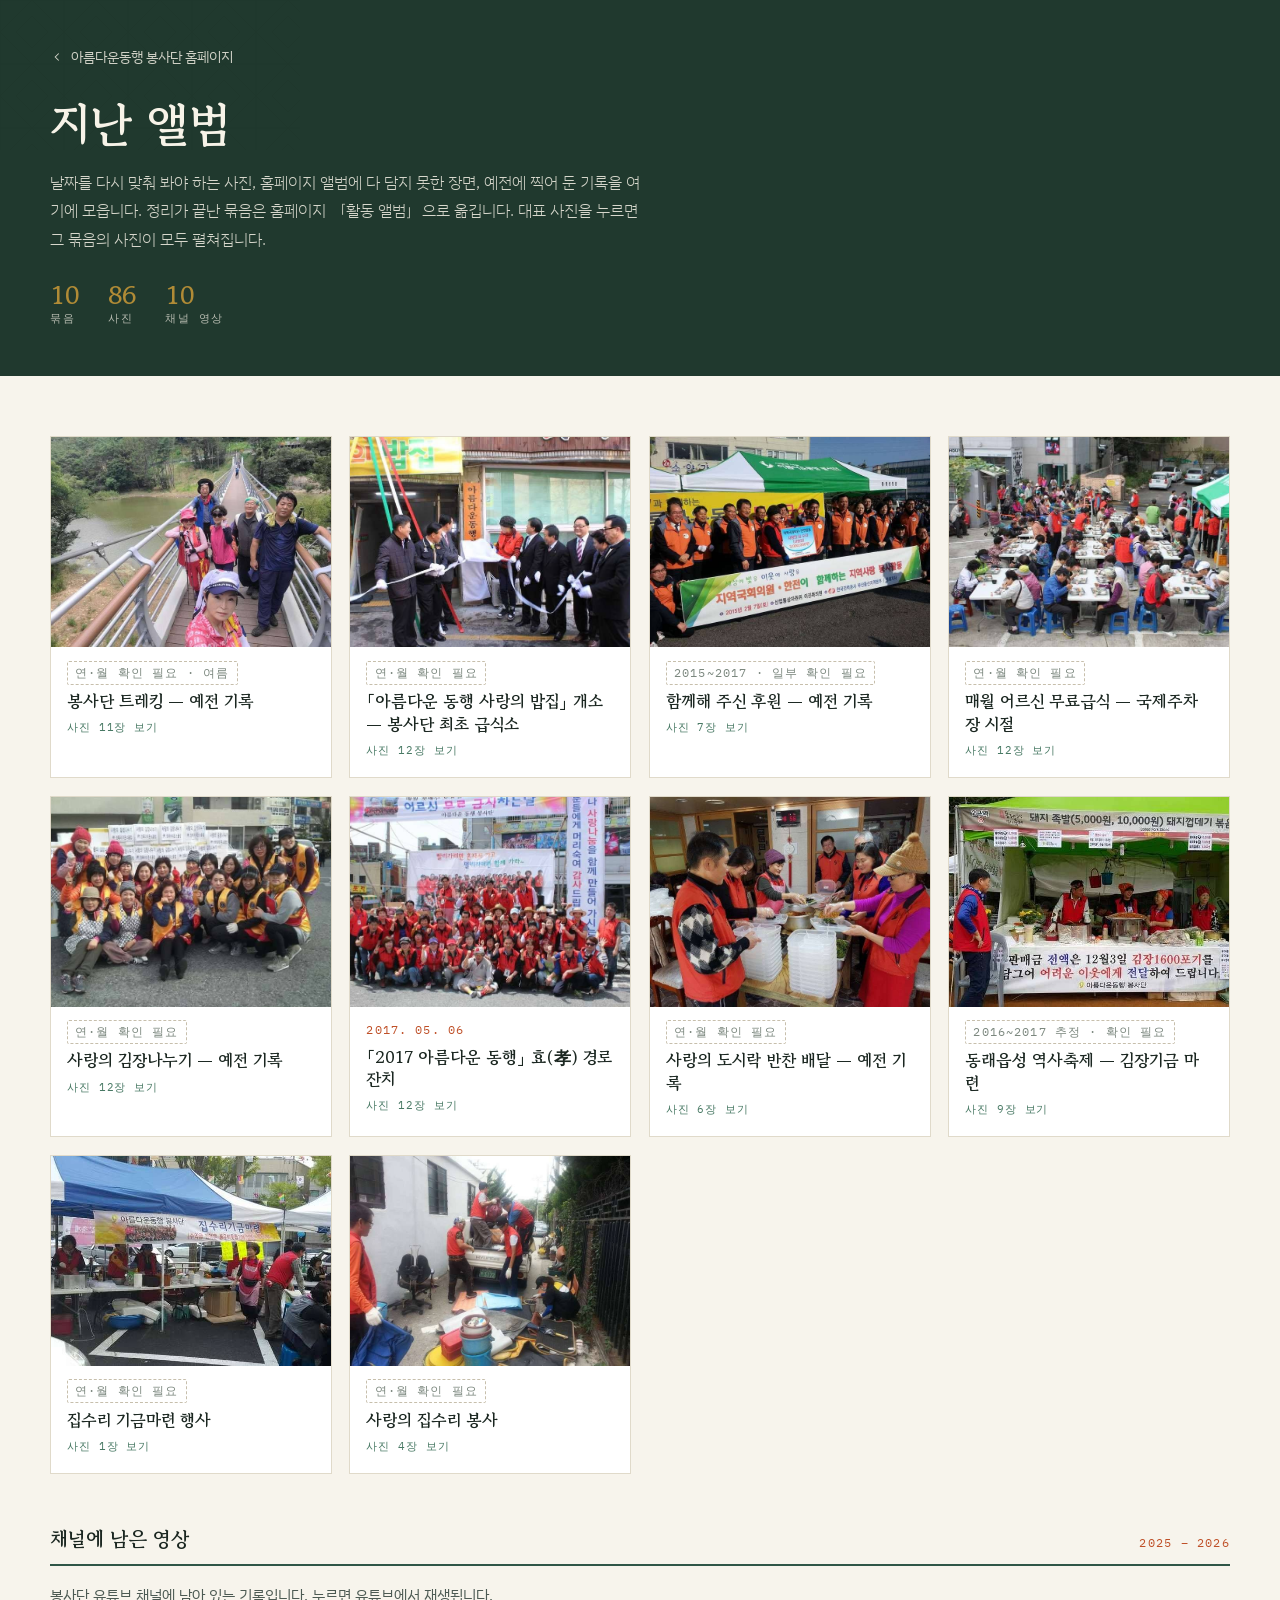
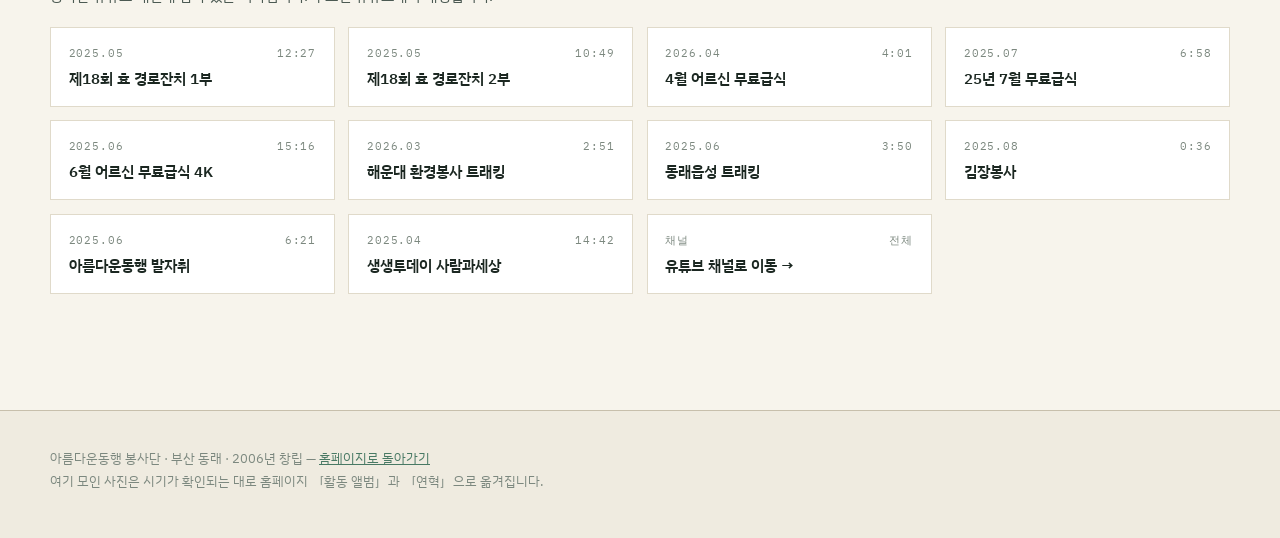
<file: albums.html>
<!doctype html>
<html lang="ko">
<head>
<meta charset="utf-8">
<meta name="viewport" content="width=device-width, initial-scale=1">
<title>아름다운동행 지난 앨범</title>
<meta name="description" content="아름다운동행 봉사단이 걸어온 길. 연·월이 확인된 사진과 아직 확인 중인 사진을 함께 모은 지난 앨범 보관소.">
<meta property="og:type" content="website">
<meta property="og:site_name" content="아름다운동행 봉사단">
<meta property="og:title" content="아름다운동행 지난 앨범">
<meta property="og:description" content="아름다운동행 봉사단이 걸어온 길. 연·월이 확인된 사진과 아직 확인 중인 사진을 함께 모은 지난 앨범 보관소.">
<meta property="og:image" content="img/hero.jpg">
<link rel="icon" href="favicon.svg" type="image/svg+xml">
<link rel="preconnect" href="https://fonts.googleapis.com">
<link rel="preconnect" href="https://fonts.gstatic.com" crossorigin>
<link rel="stylesheet" href="https://fonts.googleapis.com/css2?family=Gowun+Batang:wght@400;700&family=IBM+Plex+Sans+KR:wght@300;400;500;600;700&family=IBM+Plex+Mono:wght@400;500&display=swap">
<link rel="stylesheet" href="css/archive.css">
</head>
<body>
<title>아름다운동행 지난 앨범</title>
<link rel="preconnect" href="https://fonts.googleapis.com">
<link rel="preconnect" href="https://fonts.gstatic.com" crossorigin>
<link rel="stylesheet" href="https://fonts.googleapis.com/css2?family=Gowun+Batang:wght@400;700&family=IBM+Plex+Sans+KR:wght@300;400;500;600&family=IBM+Plex+Mono:wght@400;500&display=swap">



<svg width="0" height="0" style="position:absolute" aria-hidden="true">
  <defs>
    <pattern id="lattice" width="64" height="64" patternUnits="userSpaceOnUse">
      <path d="M32 0 L64 32 L32 64 L0 32 Z" fill="none" stroke="currentColor" stroke-width="1"/>
      <path d="M32 16 L48 32 L32 48 L16 32 Z" fill="none" stroke="currentColor" stroke-width="1"/>
      <path d="M0 0 H64 M0 64 H64 M0 0 V64 M64 0 V64" stroke="currentColor" stroke-width="1"/>
    </pattern>
  </defs>
</svg>

<header>
  <svg class="lattice" aria-hidden="true"><rect width="100%" height="100%" fill="url(#lattice)"/></svg>
  <div class="wrap">
    <a class="home" href="index.html">
      <svg viewBox="0 0 24 24" fill="none" stroke="currentColor" stroke-width="1.8" aria-hidden="true"><path d="M15 18l-6-6 6-6"/></svg>
      아름다운동행 봉사단 홈페이지
    </a>
    <h1>지난 앨범</h1>
    <p class="sub">
      날짜를 다시 맞춰 봐야 하는 사진, 홈페이지 앨범에 다 담지 못한 장면, 예전에 찍어 둔 기록을 여기에 모읍니다.
      정리가 끝난 묶음은 홈페이지 「활동 앨범」으로 옮깁니다.
      대표 사진을 누르면 그 묶음의 사진이 모두 펼쳐집니다.
    </p>
    <div class="counts">
      <div><b>10</b><span>묶음</span></div>
      <div><b>86</b><span>사진</span></div>
      <div><b>10</b><span>채널 영상</span></div>
    </div>
  </div>
</header>

<main>
  <div class="wrap">

    <div class="albumgrid">
      <button class="acard" type="button" data-a="tk" aria-label="봉사단 트레킹 — 예전 기록 앨범 열기, 사진 11장">
        <img class="acard-im" src="img/tk5.jpg" loading="lazy" decoding="async" alt="저수지 위 현수교를 건너던 일곱 명이 걸음을 멈추고 카메라를 향해 선 단체사진">
        <span class="acard-cap">
          <span class="when unknown">연·월 확인 필요 · 여름</span>
          <strong>봉사단 트레킹 — 예전 기록</strong>
          <em>사진 11장 보기</em>
        </span>
      </button>
      <button class="acard" type="button" data-a="bj" aria-label="「아름다운 동행 사랑의 밥집」 개소 — 봉사단 최초 급식소 앨범 열기, 사진 12장">
        <img class="acard-im" src="img/bj7.jpg" loading="lazy" decoding="async" alt="여러 참석자가 흰 끈을 당겨 현판을 덮은 천을 벗겨 내는 제막 순간">
        <span class="acard-cap">
          <span class="when unknown">연·월 확인 필요</span>
          <strong>「아름다운 동행 사랑의 밥집」 개소 — 봉사단 최초 급식소</strong>
          <em>사진 12장 보기</em>
        </span>
      </button>
      <button class="acard" type="button" data-a="sp" aria-label="함께해 주신 후원 — 예전 기록 앨범 열기, 사진 7장">
        <img class="acard-im" src="img/sp3.jpg" loading="lazy" decoding="async" alt="주황색 조끼를 입은 한국전력공사 직원들과 봉사단이 사랑의 집 수리 지원금 300만 원 패널을 들고 지역사랑 봉사활동 현수막 앞에 선 단체사진">
        <span class="acard-cap">
          <span class="when unknown">2015~2017 · 일부 확인 필요</span>
          <strong>함께해 주신 후원 — 예전 기록</strong>
          <em>사진 7장 보기</em>
        </span>
      </button>
      <button class="acard" type="button" data-a="ms" aria-label="매월 어르신 무료급식 — 국제주차장 시절 앨범 열기, 사진 12장">
        <img class="acard-im" src="img/ms7.jpg" loading="lazy" decoding="async" alt="주차장에 긴 식탁을 여러 줄로 펴 놓고 어르신들이 식사하시는 가운데 뒤편에는 차례를 기다리는 줄이 길게 늘어선 전경">
        <span class="acard-cap">
          <span class="when unknown">연·월 확인 필요</span>
          <strong>매월 어르신 무료급식 — 국제주차장 시절</strong>
          <em>사진 12장 보기</em>
        </span>
      </button>
      <button class="acard" type="button" data-a="kj" aria-label="사랑의 김장나누기 — 예전 기록 앨범 열기, 사진 12장">
        <img class="acard-im" src="img/kj12.jpg" loading="lazy" decoding="async" alt="사랑의 김장나누기 문구가 붙은 상자 더미 앞에서 노란 라이온스클럽 조끼를 입은 회원들이 모여 찍은 단체사진">
        <span class="acard-cap">
          <span class="when unknown">연·월 확인 필요</span>
          <strong>사랑의 김장나누기 — 예전 기록</strong>
          <em>사진 12장 보기</em>
        </span>
      </button>
      <button class="acard" type="button" data-a="gj" aria-label="「2017 아름다운 동행」 효(孝) 경로잔치 앨범 열기, 사진 12장">
        <img class="acard-im" src="img/gj12.jpg" loading="lazy" decoding="async" alt="붉은 조끼를 입은 봉사단원 수십 명이 무대 앞에 모여 주먹을 쥐고 찍은 대규모 단체사진">
        <span class="acard-cap">
          <span class="when">2017. 05. 06</span>
          <strong>「2017 아름다운 동행」 효(孝) 경로잔치</strong>
          <em>사진 12장 보기</em>
        </span>
      </button>
      <button class="acard" type="button" data-a="ds" aria-label="사랑의 도시락 반찬 배달 — 예전 기록 앨범 열기, 사진 6장">
        <img class="acard-im" src="img/ds4.jpg" loading="lazy" decoding="async" alt="털모자를 쓴 봉사자들이 붉은 조끼를 입고 둘러서서 반찬을 용기에 담는 겨울날 작업 모습">
        <span class="acard-cap">
          <span class="when unknown">연·월 확인 필요</span>
          <strong>사랑의 도시락 반찬 배달 — 예전 기록</strong>
          <em>사진 6장 보기</em>
        </span>
      </button>
      <button class="acard" type="button" data-a="bs" aria-label="동래읍성 역사축제 — 김장기금 마련 앨범 열기, 사진 9장">
        <img class="acard-im" src="img/bs1.jpg" loading="lazy" decoding="async" alt="축제 먹거리장터 부스 앞에 김장 1600포기 기금 마련 현수막을 걸고 봉사단원들이 서 있는 모습">
        <span class="acard-cap">
          <span class="when unknown">2016~2017 추정 · 확인 필요</span>
          <strong>동래읍성 역사축제 — 김장기금 마련</strong>
          <em>사진 9장 보기</em>
        </span>
      </button>
      <button class="acard" type="button" data-a="bg" aria-label="집수리 기금마련 행사 앨범 열기, 사진 1장">
        <img class="acard-im" src="img/bs10.jpg" loading="lazy" decoding="async" alt="파란 천막 아래 집수리기금마련 현수막을 걸고 음식을 준비하는 봉사단원들과 앉아 있는 손님들">
        <span class="acard-cap">
          <span class="when unknown">연·월 확인 필요</span>
          <strong>집수리 기금마련 행사</strong>
          <em>사진 1장 보기</em>
        </span>
      </button>
      <button class="acard" type="button" data-a="ar" aria-label="사랑의 집수리 봉사 앨범 열기, 사진 4장">
        <img class="acard-im" src="img/ar3.jpg" loading="lazy" decoding="async" alt="봉사단원들이 골목에 세운 트럭 짐칸에 가구와 폐기물을 실어 올리는 모습">
        <span class="acard-cap">
          <span class="when unknown">연·월 확인 필요</span>
          <strong>사랑의 집수리 봉사</strong>
          <em>사진 4장 보기</em>
        </span>
      </button>
    </div>

    <section class="set">
      <div class="set-head">
        <h2>채널에 남은 영상</h2>
        <span class="when">2025 – 2026</span>
      </div>
      <p class="set-note">봉사단 유튜브 채널에 남아 있는 기록입니다. 누르면 유튜브에서 재생됩니다.</p>
      <div class="films">
        <a class="film" href="https://www.youtube.com/watch?v=4aRqubIv1j4" target="_blank" rel="noopener">
          <div class="meta"><span>2025.05</span><span>12:27</span></div><strong>제18회 효 경로잔치 1부</strong></a>
        <a class="film" href="https://www.youtube.com/watch?v=kNldtyxowSo" target="_blank" rel="noopener">
          <div class="meta"><span>2025.05</span><span>10:49</span></div><strong>제18회 효 경로잔치 2부</strong></a>
        <a class="film" href="https://www.youtube.com/watch?v=6wz7FyyxH5E" target="_blank" rel="noopener">
          <div class="meta"><span>2026.04</span><span>4:01</span></div><strong>4월 어르신 무료급식</strong></a>
        <a class="film" href="https://www.youtube.com/watch?v=CHTuuO32JZU" target="_blank" rel="noopener">
          <div class="meta"><span>2025.07</span><span>6:58</span></div><strong>25년 7월 무료급식</strong></a>
        <a class="film" href="https://www.youtube.com/watch?v=px9AffERvyg" target="_blank" rel="noopener">
          <div class="meta"><span>2025.06</span><span>15:16</span></div><strong>6월 어르신 무료급식 4K</strong></a>
        <a class="film" href="https://www.youtube.com/watch?v=vRUnJ2EFtVA" target="_blank" rel="noopener">
          <div class="meta"><span>2026.03</span><span>2:51</span></div><strong>해운대 환경봉사 트래킹</strong></a>
        <a class="film" href="https://www.youtube.com/watch?v=qByZoJ_dKlM" target="_blank" rel="noopener">
          <div class="meta"><span>2025.06</span><span>3:50</span></div><strong>동래읍성 트래킹</strong></a>
        <a class="film" href="https://www.youtube.com/watch?v=yF55bHrXxds" target="_blank" rel="noopener">
          <div class="meta"><span>2025.08</span><span>0:36</span></div><strong>김장봉사</strong></a>
        <a class="film" href="https://www.youtube.com/watch?v=1erp5jZMXso" target="_blank" rel="noopener">
          <div class="meta"><span>2025.06</span><span>6:21</span></div><strong>아름다운동행 발자취</strong></a>
        <a class="film" href="https://www.youtube.com/watch?v=4zUgiFNJTMY" target="_blank" rel="noopener">
          <div class="meta"><span>2025.04</span><span>14:42</span></div><strong>생생투데이 사람과세상</strong></a>
        <a class="film" href="https://www.youtube.com/@%EC%95%84%EB%A6%84%EB%8B%A4%EC%9A%B4%EB%8F%99%ED%96%891" target="_blank" rel="noopener">
          <div class="meta"><span>채널</span><span>전체</span></div><strong>유튜브 채널로 이동 →</strong></a>
      </div>
    </section>

    <div class="setdata" hidden>
    <section class="set" id="set-tk" data-title="봉사단 트레킹 — 예전 기록" data-when="연·월 확인 필요 · 여름" data-unknown="1" data-note="매달 넷째 주 환경지킴이 봉사는 이 걷기에서 나왔습니다. 임도를 오르고 출렁다리를 건너 소나무 그늘에 앉아 새참을 나누는 하루 — 오래 지속할 수 있게 만든 봉사단의 방식입니다.">
      <div class="set-head">
        <h2>봉사단 트레킹 — 예전 기록</h2>
        <span class="when unknown">연·월 확인 필요 · 여름</span>
      </div>
      <p class="set-note">매달 넷째 주 환경지킴이 봉사는 이 걷기에서 나왔습니다. 임도를 오르고 출렁다리를 건너 소나무 그늘에 앉아 새참을 나누는 하루 — 오래 지속할 수 있게 만든 봉사단의 방식입니다.</p>
      <div class="grid">
        <figure class="shot" data-cap="자전거도로를 따라 출발">
          <img src="img/tk1.jpg" alt="초록색 보행로가 깔린 도로변 길을 목에 수건을 두른 남성과 등산복 차림 여성이 앞장서 걸어가는 모습" loading="lazy">
          <figcaption><b>01</b>도로변 길을 따라 출발합니다</figcaption></figure>
        <figure class="shot" data-cap="임도 오르막을 오르는 일행">
          <img src="img/tk2.jpg" alt="숲으로 둘러싸인 시멘트 임도를 여섯 명이 줄지어 올라오는 모습" loading="lazy">
          <figcaption><b>02</b>임도를 따라 천천히 오르고</figcaption></figure>
        <figure class="shot" data-cap="소나무 숲 사이 자갈길">
          <img src="img/tk3.jpg" alt="울창한 소나무 숲을 배경으로 자갈길을 내려오는 세 사람" loading="lazy">
          <figcaption><b>03</b>솔숲 사이 자갈길로 내려섭니다</figcaption></figure>
        <figure class="shot" data-cap="출렁다리 위에서 찍은 세 사람">
          <img src="img/tk4.jpg" alt="저수지를 가로지르는 현수교 위에서 등산 스틱을 짚은 세 사람이 나란히 서서 웃는 모습" loading="lazy">
          <figcaption><b>04</b>출렁다리 한가운데서 한 장</figcaption></figure>
        <figure class="shot" data-cap="출렁다리를 건너는 일행 단체사진">
          <img src="img/tk5.jpg" alt="저수지 위 현수교를 건너던 일곱 명이 걸음을 멈추고 카메라를 향해 선 단체사진" loading="lazy">
          <figcaption><b>05</b>다리 위에서 다 같이</figcaption></figure>
        <figure class="shot" data-cap="저수지 조형물과 함께">
          <img src="img/tk6.jpg" alt="저수지 산책로에 세워진 커다란 캐릭터 조형물에 기대어 익살스럽게 포즈를 취한 회원" loading="lazy">
          <figcaption><b>06</b>조형물에 기대 장난도 치고</figcaption></figure>
        <figure class="shot" data-cap="소나무 그늘 쉼터 도착">
          <img src="img/tk7.jpg" alt="소나무 두 그루 아래 배낭을 내려놓고 자리를 잡는 회원들" loading="lazy">
          <figcaption><b>07</b>소나무 아래 배낭을 내려놓습니다</figcaption></figure>
        <figure class="shot" data-cap="쉼터에서 두 팔을 벌린 회원">
          <img src="img/tk8.jpg" alt="솔숲 쉼터에서 한 회원이 두 팔을 활짝 벌리고 다른 이들은 둘러앉아 웃는 모습" loading="lazy">
          <figcaption><b>08</b>올라온 보람은 여기서 나옵니다</figcaption></figure>
        <figure class="shot" data-cap="둘러앉아 새참을 나누는 회원들">
          <img src="img/tk9.jpg" alt="솔숲 그늘에 둘러앉아 종이컵과 간식을 나누며 웃는 회원들" loading="lazy">
          <figcaption><b>09</b>둘러앉아 한숨 돌리고</figcaption></figure>
        <figure class="shot" data-cap="쉼터에 앉은 세 사람">
          <img src="img/tk10.jpg" alt="분홍과 빨강 등산복을 입은 세 사람이 나무 아래 앉아 손가락을 펴 보이며 웃는 모습" loading="lazy">
          <figcaption><b>10</b>오래 같이 걸어온 사이</figcaption></figure>
        <figure class="shot" data-cap="나무 그늘에서 찍은 단체사진">
          <img src="img/tk11.jpg" alt="숲 그늘에서 모자와 선글라스를 쓴 일곱 명이 어깨를 붙이고 찍은 단체사진" loading="lazy">
          <figcaption><b>11</b>그늘에 모여 마지막 한 장</figcaption></figure>
      </div>
    </section>
    <section class="set" id="set-bj" data-title="「아름다운 동행 사랑의 밥집」 개소 — 봉사단 최초 급식소" data-when="연·월 확인 필요" data-unknown="1" data-note="봉사단이 처음으로 문을 연 급식소입니다. 명륜동 골목에 현판을 걸고 제막과 테이프 커팅을 하던 날의 기록. 이 자리에서 시작한 밥상이 지금의 매달 500~600분으로 이어졌습니다.">
      <div class="set-head">
        <h2>「아름다운 동행 사랑의 밥집」 개소 — 봉사단 최초 급식소</h2>
        <span class="when unknown">연·월 확인 필요</span>
      </div>
      <p class="set-note">봉사단이 처음으로 문을 연 급식소입니다. 명륜동 골목에 현판을 걸고 제막과 테이프 커팅을 하던 날의 기록. 이 자리에서 시작한 밥상이 지금의 매달 500~600분으로 이어졌습니다.</p>
      <div class="grid">
        <figure class="shot" data-cap="「아름다운 동행 사랑의 밥집」 현수막을 건 건물 외관">
          <img src="img/bj1.jpg" alt="골목 건물 입구 위에 아름다운 동행 사랑의 밥집이라 적힌 노란 현수막이 걸리고 색색 테이프가 늘어뜨려진 개소식 준비 모습" loading="lazy">
          <figcaption><b>01</b>노란 현수막을 걸고 문을 엽니다</figcaption></figure>
        <figure class="shot" data-cap="봉사자와 내빈이 마주 선 개회 인사">
          <img src="img/bj2.jpg" alt="좁은 골목을 사이에 두고 붉은 조끼를 입은 봉사자들과 정장을 입은 내빈들이 마주 서서 개회 인사를 듣는 모습" loading="lazy">
          <figcaption><b>02</b>골목을 사이에 두고 마주 섰습니다</figcaption></figure>
        <figure class="shot" data-cap="식을 기다리는 내빈들">
          <img src="img/bj3.jpg" alt="건물 앞 인도에 흰 장갑을 끼고 나란히 선 내빈들과 붉은 조끼를 입은 봉사단 회장" loading="lazy">
          <figcaption><b>03</b>흰 장갑을 끼고 차례를 기다리고</figcaption></figure>
        <figure class="shot" data-cap="줄지어 선 자원봉사자들">
          <img src="img/bj4.jpg" alt="붉은 조끼를 입은 청년과 주민 자원봉사자 수십 명이 건물 앞에 길게 줄지어 선 모습" loading="lazy">
          <figcaption><b>04</b>젊은 봉사자들도 함께 왔습니다</figcaption></figure>
        <figure class="shot" data-cap="골목 양쪽으로 도열한 참석자들">
          <img src="img/bj5.jpg" alt="좁은 골목 양쪽으로 내빈과 봉사자들이 도열하고 가운데에서 사진을 찍는 개소식 전경" loading="lazy">
          <figcaption><b>05</b>좁은 골목이 식장이 됐습니다</figcaption></figure>
        <figure class="shot" data-cap="제막을 앞둔 현판">
          <img src="img/bj6.jpg" alt="흰 천으로 덮인 현판 옆에 흰 장갑을 끼고 선 내빈" loading="lazy">
          <figcaption><b>06</b>천으로 덮인 현판 앞에서</figcaption></figure>
        <figure class="shot" data-cap="현판 제막">
          <img src="img/bj7.jpg" alt="여러 참석자가 흰 끈을 당겨 현판을 덮은 천을 벗겨 내는 제막 순간" loading="lazy">
          <figcaption><b>07</b>끈을 당겨 천을 벗깁니다</figcaption></figure>
        <figure class="shot" data-cap="제막 줄을 나눠 든 참석자들">
          <img src="img/bj8.jpg" alt="봉사단 회장과 내빈들이 현판 양옆에서 흰 제막 줄을 나눠 들고 웃는 모습" loading="lazy">
          <figcaption><b>08</b>줄을 나눠 들고 다 같이</figcaption></figure>
        <figure class="shot" data-cap="현판 「아름다운동행 사랑의 밥집」">
          <img src="img/bj9.jpg" alt="나무판에 아름다운동행 사랑의 밥집이라 세로로 새긴 현판이 건물 기둥에 걸린 모습" loading="lazy">
          <figcaption><b>09</b>이 여덟 글자에서 시작했습니다</figcaption></figure>
        <figure class="shot" data-cap="현판 앞 단체사진">
          <img src="img/bj10.jpg" alt="새로 건 현판 양옆으로 봉사단 회장과 내빈들이 모여 찍은 기념 단체사진" loading="lazy">
          <figcaption><b>10</b>현판 앞에 모여 한 장</figcaption></figure>
        <figure class="shot" data-cap="식이 끝나고 인사를 나누는 모습">
          <img src="img/bj11.jpg" alt="현판 앞에서 봉사단 회장이 내빈들과 악수하며 인사를 나누는 모습" loading="lazy">
          <figcaption><b>11</b>식이 끝나고 인사를 나눕니다</figcaption></figure>
        <figure class="shot" data-cap="밥집 주방에서 시작된 첫 배식 준비">
          <img src="img/bj12.jpg" alt="밥집 안 주방에서 위생모와 앞치마를 갖춘 봉사자들이 줄지어 서서 식판에 밥과 반찬을 담는 모습" loading="lazy">
          <figcaption><b>12</b>그리고 곧바로 밥을 짓기 시작합니다</figcaption></figure>
      </div>
    </section>
    <section class="set" id="set-sp" data-title="함께해 주신 후원 — 예전 기록" data-when="2015~2017 · 일부 확인 필요" data-unknown="1" data-note="급식 한 끼도 혼자 차린 적이 없습니다. 식판과 생수, 집수리 지원금, 푸드트럭까지 — 손을 보태 주신 기업과 기관의 기록입니다.">
      <div class="set-head">
        <h2>함께해 주신 후원 — 예전 기록</h2>
        <span class="when unknown">2015~2017 · 일부 확인 필요</span>
      </div>
      <p class="set-note">급식 한 끼도 혼자 차린 적이 없습니다. 식판과 생수, 집수리 지원금, 푸드트럭까지 — 손을 보태 주신 기업과 기관의 기록입니다.</p>
      <div class="grid">
        <figure class="shot" data-cap="무료급식용 스테인리스 식판 기증">
          <img src="img/sp1.jpg" alt="식당 안에서 두 사람이 새 스테인리스 식판 한 장을 마주 들고 있고 뒤로 수백 장이 쌓여 있는 기증 장면" loading="lazy">
          <figcaption><b>01</b>식판 수백 장을 기증받았습니다</figcaption></figure>
        <figure class="shot" data-cap="부산광역시 상수도사업본부 「순수365」 생수 후원">
          <img src="img/sp2.jpg" alt="부산광역시 상수도사업본부 순수365 생수가 담긴 종이 상자 수십 개가 벽 앞에 층층이 쌓인 모습" loading="lazy">
          <figcaption><b>02</b>「순수365」 생수가 상자째로</figcaption></figure>
        <figure class="shot" data-cap="한국전력공사 사랑의 집 수리 지원금 300만 원 전달식">
          <img src="img/sp3.jpg" alt="주황색 조끼를 입은 한국전력공사 직원들과 봉사단이 사랑의 집 수리 지원금 300만 원 패널을 들고 지역사랑 봉사활동 현수막 앞에 선 단체사진" loading="lazy">
          <figcaption><b>03</b>「사랑의 집 수리」 지원금 300만 원 · 2015. 02. 07</figcaption></figure>
        <figure class="shot" data-cap="한국전력공사 직원들의 배식 준비 봉사">
          <img src="img/sp4.jpg" alt="한국전력공사 조끼를 입은 직원들이 천막 아래 탁자에서 접시를 비닐로 싸며 배식 준비를 돕는 모습" loading="lazy">
          <figcaption><b>04</b>지원금만이 아니라 손도 함께 왔습니다</figcaption></figure>
        <figure class="shot" data-cap="네네치킨 푸드트럭 나눔">
          <img src="img/sp5.jpg" alt="동래구청 앞 골목에 세운 네네치킨 푸드트럭 앞에서 봉사단 회장과 매장 관계자들이 함께 선 기념사진" loading="lazy">
          <figcaption><b>05</b>치킨 푸드트럭이 골목까지 들어왔습니다</figcaption></figure>
        <figure class="shot" data-cap="「자연과 아름다운 소풍」 행사 후원 전달">
          <img src="img/sp6.jpg" alt="명륜초등학교에서 열린 자연과 아름다운 소풍 행사 현수막 앞에서 봉사단원과 내빈이 악수하며 후원품을 전달하는 모습" loading="lazy">
          <figcaption><b>06</b>「자연과 아름다운 소풍」 공동 주최</figcaption></figure>
        <figure class="shot" data-cap="회장과 후원자의 기념사진">
          <img src="img/sp7.jpg" alt="가게 안 탁자에 나란히 앉은 봉사단 회장과 후원해 주신 분이 함께 웃으며 찍은 사진" loading="lazy">
          <figcaption><b>07</b>오래 이어진 인연들</figcaption></figure>
      </div>
    </section>
    <section class="set" id="set-ms" data-title="매월 어르신 무료급식 — 국제주차장 시절" data-when="연·월 확인 필요" data-unknown="1" data-note="지금은 참뷔페에서 차리지만, 오랫동안 동래구청 후문 국제주차장에 상을 폈습니다. 주차장 한 면을 빌려 긴 식탁을 늘어놓고 500~600분을 맞던 시절의 기록입니다.">
      <div class="set-head">
        <h2>매월 어르신 무료급식 — 국제주차장 시절</h2>
        <span class="when unknown">연·월 확인 필요</span>
      </div>
      <p class="set-note">지금은 참뷔페에서 차리지만, 오랫동안 동래구청 후문 국제주차장에 상을 폈습니다. 주차장 한 면을 빌려 긴 식탁을 늘어놓고 500~600분을 맞던 시절의 기록입니다.</p>
      <div class="grid">
        <figure class="shot" data-cap="주방에서 튀김을 올리는 봉사자">
          <img src="img/ms1.jpg" alt="식당 주방에서 분홍 고무장갑을 낀 봉사자가 튀김을 건져 올리며 웃는 모습" loading="lazy">
          <figcaption><b>01</b>주방에서 튀김부터 올리고</figcaption></figure>
        <figure class="shot" data-cap="주방에서 애호박을 손질하는 봉사자들">
          <img src="img/ms2.jpg" alt="붉은 조끼를 입은 두 봉사자가 주방에서 썰어 놓은 애호박을 비닐에 담는 모습" loading="lazy">
          <figcaption><b>02</b>애호박을 썰어 담고</figcaption></figure>
        <figure class="shot" data-cap="야외 천막에서 부침개를 부치는 봉사자들">
          <img src="img/ms3.jpg" alt="야외 천막 아래 긴 불판 앞에 선 봉사자 일곱 명이 부침개를 부치며 엄지를 들어 보이는 모습" loading="lazy">
          <figcaption><b>03</b>천막 아래 불판을 길게 놓고</figcaption></figure>
        <figure class="shot" data-cap="부친 전을 잘라 담는 봉사자들">
          <img src="img/ms4.jpg" alt="봉사자들이 신문지 위에 늘어놓은 부침개를 가위로 잘라 담는 모습" loading="lazy">
          <figcaption><b>04</b>부친 전을 잘라 담습니다</figcaption></figure>
        <figure class="shot" data-cap="실내 배식 라인">
          <img src="img/ms5.jpg" alt="위생모를 쓴 봉사자들이 줄지어 서서 식판에 밥과 반찬을 담는 배식 라인" loading="lazy">
          <figcaption><b>05</b>배식 라인은 손발이 맞아야 합니다</figcaption></figure>
        <figure class="shot" data-cap="식판을 나르는 봉사단원들">
          <img src="img/ms6.jpg" alt="국제 주차장 현수막이 걸린 야외 급식장에서 붉은 조끼를 입은 봉사단원들이 식판을 들고 어르신 자리로 나르는 모습" loading="lazy">
          <figcaption><b>06</b>식판을 들고 자리마다 나르고</figcaption></figure>
        <figure class="shot" data-cap="주차장을 가득 채운 급식 전경">
          <img src="img/ms7.jpg" alt="주차장에 긴 식탁을 여러 줄로 펴 놓고 어르신들이 식사하시는 가운데 뒤편에는 차례를 기다리는 줄이 길게 늘어선 전경" loading="lazy">
          <figcaption><b>07</b>한 면을 다 써도 줄은 남습니다</figcaption></figure>
        <figure class="shot" data-cap="식사하시는 어르신들">
          <img src="img/ms8.jpg" alt="국제 주차장 현수막 아래 식탁마다 앉은 어르신들이 식판을 앞에 두고 식사하시는 모습" loading="lazy">
          <figcaption><b>08</b>한 상에 예닐곱 분씩</figcaption></figure>
        <figure class="shot" data-cap="겨울날 국수 급식">
          <img src="img/ms9.jpg" alt="겨울 외투를 입은 어르신들이 야외 식탁에서 국수 그릇을 앞에 두고 식사하시는 모습" loading="lazy">
          <figcaption><b>09</b>추운 날엔 뜨거운 국수 한 그릇</figcaption></figure>
        <figure class="shot" data-cap="줄 선 분들께 나눔 봉지를 건네는 모습">
          <img src="img/ms10.jpg" alt="야외 탁자에 검은 봉지를 쌓아 놓고 봉사단원들이 줄 선 분들께 하나씩 건네 드리는 모습" loading="lazy">
          <figcaption><b>10</b>가시는 길에 한 봉지씩</figcaption></figure>
        <figure class="shot" data-cap="식판을 씻는 봉사자들">
          <img src="img/ms11.jpg" alt="길가에 붉은 대야를 놓고 앉아 스테인리스 식판을 하나씩 씻는 봉사자들" loading="lazy">
          <figcaption><b>11</b>식판 수백 장이 남습니다</figcaption></figure>
        <figure class="shot" data-cap="천막 아래 설거지 작업">
          <img src="img/ms12.jpg" alt="라이온스클럽 천막 아래에서 여러 봉사자가 대야를 늘어놓고 설거지하는 모습" loading="lazy">
          <figcaption><b>12</b>이 일이 끝나야 하루가 끝납니다</figcaption></figure>
      </div>
    </section>
    <section class="set" id="set-kj" data-title="사랑의 김장나누기 — 예전 기록" data-when="연·월 확인 필요" data-unknown="1" data-note="해마다 12월이면 2,000포기를 담급니다. 밭에서 절임배추를 싣는 일부터 무를 씻고 양념을 버무려 봉지에 담고 상자에 쟁여 넣기까지, 며칠에 걸친 일이 이 열두 장에 들어 있습니다. 라이온스클럽 회원들도 해마다 함께했습니다.">
      <div class="set-head">
        <h2>사랑의 김장나누기 — 예전 기록</h2>
        <span class="when unknown">연·월 확인 필요</span>
      </div>
      <p class="set-note">해마다 12월이면 2,000포기를 담급니다. 밭에서 절임배추를 싣는 일부터 무를 씻고 양념을 버무려 봉지에 담고 상자에 쟁여 넣기까지, 며칠에 걸친 일이 이 열두 장에 들어 있습니다. 라이온스클럽 회원들도 해마다 함께했습니다.</p>
      <div class="grid">
        <figure class="shot" data-cap="밭에서 절임배추를 트럭에 싣는 모습">
          <img src="img/kj1.jpg" alt="배추밭 옆 비닐하우스 앞에서 노란 봉지에 담긴 절임배추를 트럭 짐칸으로 실어 올리는 봉사자들" loading="lazy">
          <figcaption><b>01</b>절임배추는 밭에서부터 실어 옵니다</figcaption></figure>
        <figure class="shot" data-cap="가게 앞에서 무와 대파를 다듬는 모습">
          <img src="img/kj2.jpg" alt="식당 앞 골목에 무와 대파를 산더미로 쌓아 놓고 봉사자들이 둘러앉아 다듬는 모습" loading="lazy">
          <figcaption><b>02</b>무와 대파를 골목에 펼쳐 놓고</figcaption></figure>
        <figure class="shot" data-cap="저녁까지 이어진 무 세척">
          <img src="img/kj3.jpg" alt="해가 진 뒤 호스로 물을 대며 붉은 대야에 무를 씻는 두 봉사자" loading="lazy">
          <figcaption><b>03</b>해가 져도 씻는 일은 남습니다</figcaption></figure>
        <figure class="shot" data-cap="상 위에 오른 절임배추와 양념">
          <img src="img/kj4.jpg" alt="긴 상 위에 절인 배추와 붉은 양념, 썰어 놓은 무가 나란히 놓인 김장 준비 상태" loading="lazy">
          <figcaption><b>04</b>상을 펴면 준비가 끝납니다</figcaption></figure>
        <figure class="shot" data-cap="무채와 배추가 산처럼 쌓인 작업대">
          <img src="img/kj5.jpg" alt="분홍 앞치마를 입은 봉사자들이 무채와 절임배추가 산처럼 쌓인 긴 작업대에서 속을 넣는 모습" loading="lazy">
          <figcaption><b>05</b>무채가 산이 됩니다</figcaption></figure>
        <figure class="shot" data-cap="두 줄로 늘어선 김장 작업대">
          <img src="img/kj6.jpg" alt="주차장에 두 줄로 놓인 긴 작업대 양옆으로 라이온스클럽 조끼를 입은 이들까지 수십 명이 붙어 김장을 하는 모습" loading="lazy">
          <figcaption><b>06</b>상 두 줄에 수십 명이 붙습니다</figcaption></figure>
        <figure class="shot" data-cap="흰 우의를 입고 김장하는 봉사자들">
          <img src="img/kj7.jpg" alt="흰 비닐 우의와 두건을 쓴 봉사자들이 주차장 작업대에서 배추에 속을 넣는 모습" loading="lazy">
          <figcaption><b>07</b>우의와 두건이 그날의 작업복</figcaption></figure>
        <figure class="shot" data-cap="양념을 버무리는 손들">
          <img src="img/kj8.jpg" alt="빨간 털모자와 두꺼운 외투를 입은 봉사자들이 찬 바람 속에서 배추에 양념을 버무리는 모습" loading="lazy">
          <figcaption><b>08</b>찬 바람 속에서 손은 쉬지 않고</figcaption></figure>
        <figure class="shot" data-cap="완성된 김치가 쌓인 작업대">
          <img src="img/kj9.jpg" alt="양념이 고루 밴 배추김치가 작업대 가득 층층이 쌓여 있는 모습" loading="lazy">
          <figcaption><b>09</b>다 버무린 포기가 쌓여 갑니다</figcaption></figure>
        <figure class="shot" data-cap="봉지에 담아 상자에 넣는 포장 작업">
          <img src="img/kj10.jpg" alt="붉은 조끼를 입은 두 사람이 봉지에 담긴 김치를 스티로폼 상자에 하나씩 넣어 포장하는 모습" loading="lazy">
          <figcaption><b>10</b>한 봉지씩 상자에 담고</figcaption></figure>
        <figure class="shot" data-cap="사랑의 김장나누기 상자를 쌓아 둔 모습">
          <img src="img/kj11.jpg" alt="사랑의 김장나누기 아름다운동행 봉사단이라 적힌 스티로폼 상자가 벽면 가득 쌓여 있고 두 사람이 옆에 선 모습" loading="lazy">
          <figcaption><b>11</b>이만큼이 이웃에게 갑니다</figcaption></figure>
        <figure class="shot" data-cap="함께한 라이온스클럽 회원들">
          <img src="img/kj12.jpg" alt="사랑의 김장나누기 문구가 붙은 상자 더미 앞에서 노란 라이온스클럽 조끼를 입은 회원들이 모여 찍은 단체사진" loading="lazy">
          <figcaption><b>12</b>해마다 함께해 준 분들</figcaption></figure>
      </div>
    </section>
    <section class="set" id="set-gj" data-title="「2017 아름다운 동행」 효(孝) 경로잔치" data-when="2017. 05. 06" data-unknown="0" data-note="동래구청 앞 거리를 막고 무대를 세운 하루입니다. 무료급식과 함께 합창, 한복 무대, 각설이 공연이 이어졌고 어르신들께 답례품을 나눠 드리며 마쳤습니다. 무대 뒤 현수막 문구는 「빨리 가려면 혼자서 가고, 멀리 가려면 함께 가라」였습니다.">
      <div class="set-head">
        <h2>「2017 아름다운 동행」 효(孝) 경로잔치</h2>
        <span class="when">2017. 05. 06</span>
      </div>
      <p class="set-note">동래구청 앞 거리를 막고 무대를 세운 하루입니다. 무료급식과 함께 합창, 한복 무대, 각설이 공연이 이어졌고 어르신들께 답례품을 나눠 드리며 마쳤습니다. 무대 뒤 현수막 문구는 「빨리 가려면 혼자서 가고, 멀리 가려면 함께 가라」였습니다.</p>
      <div class="grid">
        <figure class="shot" data-cap="2017년 5월 6일 효 경로잔치 개회 인사">
          <img src="img/gj2.jpg" alt="2017 아름다운 동행 효 경로잔치 2017년 05월 06일이라고 적힌 무대 현수막 앞에서 마이크를 들고 인사말을 하는 내빈" loading="lazy">
          <figcaption><b>01</b>현수막 앞에서 여는 인사</figcaption></figure>
        <figure class="shot" data-cap="객석을 가득 채운 어르신들">
          <img src="img/gj3.jpg" alt="동래구청 앞 천막 아래 의자에 앉아 가슴에 카네이션을 달고 박수 치는 어르신 관객들" loading="lazy">
          <figcaption><b>02</b>가슴에 카네이션을 달고 앉으셨습니다</figcaption></figure>
        <figure class="shot" data-cap="경로잔치 배식">
          <img src="img/gj1.jpg" alt="초록 천막 아래 어르신들 사이에서 붉은 조끼를 입은 봉사단원이 웃으며 식판을 건네는 배식 장면" loading="lazy">
          <figcaption><b>03</b>상마다 돌며 식판을 놓아 드리고</figcaption></figure>
        <figure class="shot" data-cap="부산 음악·예술 연합 합창단 무대">
          <img src="img/gj4.jpg" alt="흰 상의를 입은 합창단이 무대에 올라 노래하고 앞에는 부산 음악 예술 연합 현수막이 걸린 모습" loading="lazy">
          <figcaption><b>04</b>합창단이 무대를 엽니다</figcaption></figure>
        <figure class="shot" data-cap="청년 합창단 무대">
          <img src="img/gj5.jpg" alt="주황색과 노란색 티셔츠를 입은 청년 합창단원들이 마이크 앞에서 노래하는 모습" loading="lazy">
          <figcaption><b>05</b>재능기부로 온 젊은 목소리들</figcaption></figure>
        <figure class="shot" data-cap="한복을 입은 세 사람의 노래 무대">
          <img src="img/gj6.jpg" alt="노랑 분홍 파랑 한복을 입은 세 사람이 마이크를 들고 무대에서 노래하는 모습" loading="lazy">
          <figcaption><b>06</b>한복을 갖춰 입은 무대</figcaption></figure>
        <figure class="shot" data-cap="스카프를 든 무용 무대">
          <img src="img/gj7.jpg" alt="파란 조끼를 입은 다섯 사람이 주황색 스카프를 펼쳐 들고 춤추는 무대" loading="lazy">
          <figcaption><b>07</b>주황 스카프가 한꺼번에 펼쳐지고</figcaption></figure>
        <figure class="shot" data-cap="갓을 쓴 전통 춤 무대">
          <img src="img/gj8.jpg" alt="갓을 쓴 한복 차림 두 사람이 마주 보며 전통 춤을 추는 무대" loading="lazy">
          <figcaption><b>08</b>갓을 쓰고 마주 보며 한 판</figcaption></figure>
        <figure class="shot" data-cap="각설이 공연">
          <img src="img/gj9.jpg" alt="누비옷을 입고 꽹과리를 든 각설이 분장의 공연자가 무대 앞에서 춤추는 모습" loading="lazy">
          <figcaption><b>09</b>각설이가 나오면 웃음이 터집니다</figcaption></figure>
        <figure class="shot" data-cap="봉사단이 직접 무대에 올라 노래하는 모습">
          <img src="img/gj10.jpg" alt="붉은 조끼를 입은 봉사단원들이 무대에 나란히 올라 손뼉을 치며 노래하는 모습" loading="lazy">
          <figcaption><b>10</b>차리던 사람들이 무대에 오릅니다</figcaption></figure>
        <figure class="shot" data-cap="어르신들께 답례품을 나눠 드리는 모습">
          <img src="img/gj11.jpg" alt="봉사단원들이 포장된 답례품 상자를 안고 어르신들께 한 개씩 건네 드리는 모습" loading="lazy">
          <figcaption><b>11</b>가시는 길에 답례품 하나씩</figcaption></figure>
        <figure class="shot" data-cap="행사를 마친 봉사단 단체사진">
          <img src="img/gj12.jpg" alt="붉은 조끼를 입은 봉사단원 수십 명이 무대 앞에 모여 주먹을 쥐고 찍은 대규모 단체사진" loading="lazy">
          <figcaption><b>12</b>마흔 명 넘게 모인 하루</figcaption></figure>
      </div>
    </section>
    <section class="set" id="set-ds" data-title="사랑의 도시락 반찬 배달 — 예전 기록" data-when="연·월 확인 필요" data-unknown="1" data-note="주방에서 반찬을 만들어 통에 나눠 담고, 보자기 가방에 넣어 골목을 올라 창문 너머로 건네기까지. 도시락 배달이 어떤 일인지 이 여섯 장에 다 들어 있습니다.">
      <div class="set-head">
        <h2>사랑의 도시락 반찬 배달 — 예전 기록</h2>
        <span class="when unknown">연·월 확인 필요</span>
      </div>
      <p class="set-note">주방에서 반찬을 만들어 통에 나눠 담고, 보자기 가방에 넣어 골목을 올라 창문 너머로 건네기까지. 도시락 배달이 어떤 일인지 이 여섯 장에 다 들어 있습니다.</p>
      <div class="grid">
        <figure class="shot" data-cap="주방에서 만두와 튀김을 만드는 봉사단원들">
          <img src="img/ds1.jpg" alt="좁은 주방에서 붉은 조끼를 입은 봉사자들이 가스레인지 앞에 서서 만두를 빚고 튀김을 만드는 모습" loading="lazy">
          <figcaption><b>01</b>주방에서 반찬부터 만듭니다</figcaption></figure>
        <figure class="shot" data-cap="완성된 반찬 다섯 가지">
          <img src="img/ds2.jpg" alt="나무 상 위에 큰 대야와 스테인리스 통에 담긴 어묵볶음, 가지나물, 시금치나물, 두부조림과 부침개가 놓인 모습" loading="lazy">
          <figcaption><b>02</b>그날의 반찬 다섯 가지</figcaption></figure>
        <figure class="shot" data-cap="여름날 반찬을 용기에 나눠 담는 모습">
          <img src="img/ds3.jpg" alt="실내에서 봉사자들이 쌓아 둔 투명 반찬 용기에 음식을 하나씩 나눠 담는 여름날 작업 모습" loading="lazy">
          <figcaption><b>03</b>빈 통을 쌓아 놓고 하나씩</figcaption></figure>
        <figure class="shot" data-cap="겨울날 반찬을 용기에 나눠 담는 모습">
          <img src="img/ds4.jpg" alt="털모자를 쓴 봉사자들이 붉은 조끼를 입고 둘러서서 반찬을 용기에 담는 겨울날 작업 모습" loading="lazy">
          <figcaption><b>04</b>겨울에도 같은 자리, 같은 일</figcaption></figure>
        <figure class="shot" data-cap="보자기 가방을 들고 골목을 오르는 두 봉사단원">
          <img src="img/ds5.jpg" alt="아름다운동행 봉사단이라 적힌 붉은 조끼를 입은 두 사람이 별무늬 보자기 가방을 들고 가파른 골목을 올라가는 뒷모습" loading="lazy">
          <figcaption><b>05</b>가방을 들고 골목을 오릅니다</figcaption></figure>
        <figure class="shot" data-cap="창문 너머로 반찬 가방을 건네는 순간">
          <img src="img/ds6.jpg" alt="봉사자가 낮은 집 창문 너머로 별무늬 보자기 가방을 어르신께 건네는 모습" loading="lazy">
          <figcaption><b>06</b>창문 너머로 건네고, 그날이 끝납니다</figcaption></figure>
      </div>
    </section>
    <section class="set" id="set-bs" data-title="동래읍성 역사축제 — 김장기금 마련" data-when="2016~2017 추정 · 확인 필요" data-unknown="1" data-note="축제 먹거리장터 2구역 8번 부스에서 돼지족발과 돼지껍데기 볶음을 팔아 김장기금을 마련하던 해의 기록입니다. 현수막에 「판매금 전액은 12월 3일 김장 1,600포기를 담그어 어려운 이웃에게 전달하여 드립니다」라고 적혀 있고, 한 장에는 「제23회 동래읍성역사축제」가 보입니다. 두 해가 섞여 있을 수 있어 연도를 확인해 주세요.">
      <div class="set-head">
        <h2>동래읍성 역사축제 — 김장기금 마련</h2>
        <span class="when unknown">2016~2017 추정 · 확인 필요</span>
      </div>
      <p class="set-note">축제 먹거리장터 2구역 8번 부스에서 돼지족발과 돼지껍데기 볶음을 팔아 김장기금을 마련하던 해의 기록입니다. 현수막에 「판매금 전액은 12월 3일 김장 1,600포기를 담그어 어려운 이웃에게 전달하여 드립니다」라고 적혀 있고, 한 장에는 「제23회 동래읍성역사축제」가 보입니다. 두 해가 섞여 있을 수 있어 연도를 확인해 주세요.</p>
      <div class="grid">
        <figure class="shot" data-cap="「판매금 전액은 12월 3일 김장 1,600포기를 담그어 어려운 이웃에게 전달하여 드립니다」 현수막을 건 부스">
          <img src="img/bs1.jpg" alt="축제 먹거리장터 부스 앞에 김장 1600포기 기금 마련 현수막을 걸고 봉사단원들이 서 있는 모습" loading="lazy">
          <figcaption><b>01</b>현수막에 약속을 적어 걸었습니다</figcaption></figure>
        <figure class="shot" data-cap="삶아 낸 족발을 쟁반에 쌓아 올리는 봉사자">
          <img src="img/bs2.jpg" alt="붉은 조끼와 두건을 쓴 봉사자가 큰 쟁반에 삶은 족발을 산처럼 쌓아 올리는 모습" loading="lazy">
          <figcaption><b>02</b>삶아 낸 족발이 쟁반 가득</figcaption></figure>
        <figure class="shot" data-cap="족발을 손질하고 써는 봉사단원들">
          <img src="img/bs3.jpg" alt="부스 안에서 여러 봉사단원이 도마 위 족발을 손질하고 써는 모습" loading="lazy">
          <figcaption><b>03</b>손질하고 썰기를 쉬지 않고</figcaption></figure>
        <figure class="shot" data-cap="족발을 들고 웃는 봉사단원 세 명">
          <img src="img/bs4.jpg" alt="두건을 쓴 봉사단원 세 명이 도마 앞에서 족발을 들고 웃는 모습" loading="lazy">
          <figcaption><b>04</b>고된 날에도 웃음은 남습니다</figcaption></figure>
        <figure class="shot" data-cap="큰 솥에 껍데기 볶음을 올린 판매대">
          <img src="img/bs5.jpg" alt="큰 원형 솥에 붉게 볶은 돼지껍데기를 올려 두고 손님을 기다리는 판매대" loading="lazy">
          <figcaption><b>05</b>큰 솥 하나가 그날의 중심</figcaption></figure>
        <figure class="shot" data-cap="부스를 찾은 내빈과 봉사단원들">
          <img src="img/bs6.jpg" alt="부스를 찾은 내빈들과 붉은 조끼를 입은 봉사단원들이 이야기를 나누는 모습" loading="lazy">
          <figcaption><b>06</b>지나던 분들이 들러 주셨습니다</figcaption></figure>
        <figure class="shot" data-cap="손님에게 접시를 건네는 봉사단원">
          <img src="img/bs7.jpg" alt="봉사단원이 볶음이 담긴 접시를 손님에게 건네는 야간 판매 장면" loading="lazy">
          <figcaption><b>07</b>한 접시씩 건네고 받고</figcaption></figure>
        <figure class="shot" data-cap="사람들로 붐비는 저녁 부스">
          <img src="img/bs8.jpg" alt="조명을 켠 저녁 부스 앞이 손님들로 붐비는 모습" loading="lazy">
          <figcaption><b>08</b>불을 켜면 더 붐빕니다</figcaption></figure>
        <figure class="shot" data-cap="동래야류 탈 캐릭터들과 함께 찍은 단체사진">
          <img src="img/bs9.jpg" alt="제23회 동래읍성역사축제 부스 앞에서 동래 탈 캐릭터 인형들과 봉사단원들이 함께 선 단체사진" loading="lazy">
          <figcaption><b>09</b>축제 인형들과 한 장</figcaption></figure>
      </div>
    </section>
    <section class="set" id="set-bg" data-title="집수리 기금마련 행사" data-when="연·월 확인 필요" data-unknown="1" data-note="「아름다운동행 봉사단 집수리기금마련 — 수익금 전액은 불우이웃돕기에 사용됩니다」 현수막을 걸고 거리에서 연 기금 마련 행사입니다.">
      <div class="set-head">
        <h2>집수리 기금마련 행사</h2>
        <span class="when unknown">연·월 확인 필요</span>
      </div>
      <p class="set-note">「아름다운동행 봉사단 집수리기금마련 — 수익금 전액은 불우이웃돕기에 사용됩니다」 현수막을 걸고 거리에서 연 기금 마련 행사입니다.</p>
      <div class="grid">
        <figure class="shot" data-cap="집수리 기금마련 현수막을 건 거리 부스">
          <img src="img/bs10.jpg" alt="파란 천막 아래 집수리기금마련 현수막을 걸고 음식을 준비하는 봉사단원들과 앉아 있는 손님들" loading="lazy">
          <figcaption><b>01</b>집수리 기금을 위해 거리에 섰습니다</figcaption></figure>
      </div>
    </section>
    <section class="set" id="set-ar" data-title="사랑의 집수리 봉사" data-when="연·월 확인 필요" data-unknown="1" data-note="낡은 집을 고치고, 쌓인 짐을 정리해 실어 내고, 천장과 벽을 다시 세운 날의 기록입니다. 촬영 시기를 알려 주시면 홈페이지 연혁과 앨범에 넣겠습니다.">
      <div class="set-head">
        <h2>사랑의 집수리 봉사</h2>
        <span class="when unknown">연·월 확인 필요</span>
      </div>
      <p class="set-note">낡은 집을 고치고, 쌓인 짐을 정리해 실어 내고, 천장과 벽을 다시 세운 날의 기록입니다. 촬영 시기를 알려 주시면 홈페이지 연혁과 앨범에 넣겠습니다.</p>
      <div class="grid">
        <figure class="shot" data-cap="골목에 짐을 꺼내 놓고 분류하는 봉사단원들">
          <img src="img/ar1.jpg" alt="좁은 골목에 살림살이를 꺼내 놓고 여러 봉사자가 분류해 담고 있는 모습을 위에서 내려다본 사진" loading="lazy">
          <figcaption><b>01</b>골목에 짐을 꺼내 놓고 하나씩 분류합니다</figcaption>
        </figure>
        <figure class="shot" data-cap="정리를 시작하기 전 방 안">
          <img src="img/ar2.jpg" alt="이불과 옷가지, 가방과 액자가 바닥에 가득 쌓인 정리 전 방 내부" loading="lazy">
          <figcaption><b>02</b>손대기 전의 방 — 여기서 시작합니다</figcaption>
        </figure>
        <figure class="shot" data-cap="트럭에 폐기물을 싣는 봉사단원들">
          <img src="img/ar3.jpg" alt="봉사단원들이 골목에 세운 트럭 짐칸에 가구와 폐기물을 실어 올리는 모습" loading="lazy">
          <figcaption><b>03</b>트럭 한 대를 채워 실어 냅니다</figcaption>
        </figure>
        <figure class="shot" data-cap="실내 마감 작업 중인 봉사단원들">
          <img src="img/ar4.jpg" alt="합판으로 마감한 방 안에서 붉은 조끼를 입은 두 봉사자가 실리콘 총과 공구함을 두고 앉아 작업하는 모습" loading="lazy">
          <figcaption><b>04</b>공구함을 펴고 마감을 손봅니다</figcaption>
        </figure>
      </div>
    </section>
    </div>

  </div>
</main>

<div id="alb" role="dialog" aria-modal="true" aria-label="앨범 펼쳐 보기" hidden>
  <div class="alb-bar">
    <div>
      <h2 id="albTitle"></h2>
      <span class="when" id="albWhen"></span>
    </div>
    <button id="albX" aria-label="앨범 닫기"><svg viewBox="0 0 24 24" fill="none" stroke="currentColor" stroke-width="1.8"><path d="M6 6l12 12M18 6L6 18"/></svg></button>
  </div>
  <div class="alb-wrap">
    <p class="set-note" id="albNote"></p>
    <div id="albBody"></div>
  </div>
</div>

<div id="lb" role="dialog" aria-modal="true" aria-label="사진 크게 보기">
  <button class="x" id="lbX" aria-label="닫기"><svg viewBox="0 0 24 24" fill="none" stroke="currentColor" stroke-width="1.8"><path d="M6 6l12 12M18 6L6 18"/></svg></button>
  <button class="prev" id="lbP" aria-label="이전 사진"><svg viewBox="0 0 24 24" fill="none" stroke="currentColor" stroke-width="1.8"><path d="M15 18l-6-6 6-6"/></svg></button>
  <button class="next" id="lbN" aria-label="다음 사진"><svg viewBox="0 0 24 24" fill="none" stroke="currentColor" stroke-width="1.8"><path d="M9 6l6 6-6 6"/></svg></button>
  <div><img id="lbImg" alt=""><p class="cap" id="lbCap"></p></div>
</div>

<footer>
  <div class="wrap">
    <p>
      아름다운동행 봉사단 · 부산 동래 · 2006년 창립 —
      <a href="index.html">홈페이지로 돌아가기</a><br>
      여기 모인 사진은 시기가 확인되는 대로 홈페이지 「활동 앨범」과 「연혁」으로 옮겨집니다.
    </p>
  </div>
</footer>
<script src="js/archive.js"></script>
</body>
</html>
</file>
<file: css/style.css>
/* --- 기본 리셋 (아티팩트 환경에서 자동 적용되던 부분) --- */
*,*::before,*::after{box-sizing:border-box}
html{color-scheme:light dark}
body{margin:0;font:14px system-ui,-apple-system,sans-serif}
img{max-width:100%}
[hidden]{display:none!important}
/* --- 파일 분리에 따른 이미지 처리 --- */
.shot .im,img.im{display:block;width:100%;aspect-ratio:4/3;object-fit:cover}
img.vt{position:absolute;inset:0;width:100%;height:100%;object-fit:cover;aspect-ratio:auto}
img.acard-im{display:block;width:100%;aspect-ratio:4/3;object-fit:cover}
.shots.solo img.im{aspect-ratio:16/9;object-position:50% 55%}
img.pic--photo{display:block;width:100%;height:100%;aspect-ratio:4/3;object-fit:cover}
.card.lead img.pic--photo{aspect-ratio:auto;min-height:100%}
img.plate--photo{display:block;width:100%;aspect-ratio:4/3;object-fit:cover}
.hero .photo{background-image:url("../img/hero.jpg")}

:root{
    --ground:#FAF6EE; --surface:#FFFFFF; --surface-2:#F2EEE3;
    --ink:#1B2721; --ink-2:#4C5A53; --ink-3:#7C887F;
    --line:#E2DCCC; --line-2:#CAC2AF;
    --green:#2F5647; --green-d:#20392E; --green-2:#487964; --green-pale:#E6EEE8;
    --cinnabar:#BF5028; --cinnabar-pale:#F6E5DC; --ocher:#B08B36; --ocher-pale:#F3E9D2;
    --on-green:#F7F3E8;
    --f-display:"Gowun Batang","Nanum Myeongjo",serif;
    --f-body:"IBM Plex Sans KR",system-ui,-apple-system,sans-serif;
    --f-mono:"IBM Plex Mono",ui-monospace,monospace;
    --wrap:1140px; --read:66ch; --nav-h:66px;
    --grain:url("data:image/svg+xml,%3Csvg xmlns='http://www.w3.org/2000/svg' width='160' height='160'%3E%3Cfilter id='n'%3E%3CfeTurbulence type='fractalNoise' baseFrequency='0.9' numOctaves='3'/%3E%3C/filter%3E%3Crect width='160' height='160' filter='url(%23n)' opacity='0.55'/%3E%3C/svg%3E");
    --hero-photo:url("../img/hero.jpg");
    --a1:url("../img/a1.jpg"); --a2:url("../img/a2.jpg"); --a3:url("../img/a3.jpg");
    --a4:url("../img/a4.jpg"); --a5:url("../img/a5.jpg"); --a6:url("../img/a6.jpg");
    --a7:url("../img/a7.jpg"); --a8:url("../img/a8.jpg"); --a9:url("../img/a9.jpg");
    --b1:url("../img/b1.jpg"); --b2:url("../img/b2.jpg"); --b3:url("../img/b3.jpg");
    --b4:url("../img/b4.jpg"); --b5:url("../img/b5.jpg"); --b6:url("../img/b6.jpg");
    --b7:url("../img/b7.jpg"); --b8:url("../img/b8.jpg"); --b9:url("../img/b9.jpg");
    --b10:url("../img/b10.jpg"); --b11:url("../img/b11.jpg"); --b12:url("../img/b12.jpg");
    --c1:url("../img/c1.jpg"); --c2:url("../img/c2.jpg"); --c3:url("../img/c3.jpg");
    --c4:url("../img/c4.jpg"); --c5:url("../img/c5.jpg"); --c6:url("../img/c6.jpg");
    --c7:url("../img/c7.jpg"); --c8:url("../img/c8.jpg"); --c9:url("../img/c9.jpg");
    --c10:url("../img/c10.jpg"); --c11:url("../img/c11.jpg"); --c12:url("../img/c12.jpg");
    --d1:url("../img/d1.jpg"); --d2:url("../img/d2.jpg"); --d3:url("../img/d3.jpg");
    --d4:url("../img/d4.jpg"); --d5:url("../img/d5.jpg"); --d6:url("../img/d6.jpg");
    --d7:url("../img/d7.jpg"); --d8:url("../img/d8.jpg"); --d9:url("../img/d9.jpg");
    --d10:url("../img/d10.jpg"); --d11:url("../img/d11.jpg"); --d12:url("../img/d12.jpg");
    --e1:url("../img/e1.jpg"); --e2:url("../img/e2.jpg"); --e3:url("../img/e3.jpg");
    --e4:url("../img/e4.jpg"); --e5:url("../img/e5.jpg"); --e6:url("../img/e6.jpg");
    --e7:url("../img/e7.jpg"); --e8:url("../img/e8.jpg"); --e9:url("../img/e9.jpg");
    --f1:url("../img/f1.jpg"); --f2:url("../img/f2.jpg"); --f3:url("../img/f3.jpg");
    --f4:url("../img/f4.jpg"); --f5:url("../img/f5.jpg"); --f6:url("../img/f6.jpg");
    --f7:url("../img/f7.jpg"); --f8:url("../img/f8.jpg"); --f9:url("../img/f9.jpg");
    --f10:url("../img/f10.jpg"); --f11:url("../img/f11.jpg"); --f12:url("../img/f12.jpg");
    --g1:url("../img/g1.jpg");
    --card-geupsik:url("../img/card_geupsik.jpg"); --card-kimjang:url("../img/card_kimjang.jpg");
    --card-jipsuri:url("../img/card_jipsuri.jpg");
    --n1:url("../img/n1.jpg"); --n2:url("../img/n2.jpg"); --n3:url("../img/n3.jpg");
    --n4:url("../img/n4.jpg"); --n5:url("../img/n5.jpg"); --n6:url("../img/n6.jpg");
    --n7:url("../img/n7.jpg"); --n8:url("../img/n8.jpg"); --n9:url("../img/n9.jpg");
    --n10:url("../img/n10.jpg"); --n11:url("../img/n11.jpg"); --n12:url("../img/n12.jpg");
    --p1:url("../img/p1.jpg"); --p2:url("../img/p2.jpg"); --p3:url("../img/p3.jpg");
    --p4:url("../img/p4.jpg"); --p5:url("../img/p5.jpg"); --p6:url("../img/p6.jpg");
    --p7:url("../img/p7.jpg"); --p8:url("../img/p8.jpg"); --p9:url("../img/p9.jpg");
    --p10:url("../img/p10.jpg"); --p11:url("../img/p11.jpg"); --p12:url("../img/p12.jpg");
    --q1:url("../img/q1.jpg"); --q2:url("../img/q2.jpg"); --q3:url("../img/q3.jpg");
    --q4:url("../img/q4.jpg"); --q5:url("../img/q5.jpg"); --q6:url("../img/q6.jpg");
    --q7:url("../img/q7.jpg"); --q8:url("../img/q8.jpg"); --q9:url("../img/q9.jpg");
    --q10:url("../img/q10.jpg"); --q11:url("../img/q11.jpg"); --q12:url("../img/q12.jpg");
    --r1:url("../img/r1.jpg"); --r2:url("../img/r2.jpg"); --r3:url("../img/r3.jpg");
    --r4:url("../img/r4.jpg"); --r5:url("../img/r5.jpg"); --r6:url("../img/r6.jpg");
    --r7:url("../img/r7.jpg"); --r8:url("../img/r8.jpg"); --r9:url("../img/r9.jpg");
    --r10:url("../img/r10.jpg"); --r11:url("../img/r11.jpg"); --r12:url("../img/r12.jpg");
    --s1:url("../img/s1.jpg"); --s2:url("../img/s2.jpg"); --s3:url("../img/s3.jpg");
    --s4:url("../img/s4.jpg"); --s5:url("../img/s5.jpg"); --s6:url("../img/s6.jpg");
    --s7:url("../img/s7.jpg"); --s8:url("../img/s8.jpg"); --s9:url("../img/s9.jpg");
    --s10:url("../img/s10.jpg"); --s11:url("../img/s11.jpg"); --s12:url("../img/s12.jpg");
    --t1:url("../img/t1.jpg"); --t2:url("../img/t2.jpg"); --t3:url("../img/t3.jpg");
    --t4:url("../img/t4.jpg"); --t5:url("../img/t5.jpg"); --t6:url("../img/t6.jpg");
    --t7:url("../img/t7.jpg"); --t8:url("../img/t8.jpg"); --t9:url("../img/t9.jpg");
    --t10:url("../img/t10.jpg"); --t11:url("../img/t11.jpg"); --t12:url("../img/t12.jpg");
    --u1:url("../img/u1.jpg"); --u2:url("../img/u2.jpg"); --u3:url("../img/u3.jpg");
    --u4:url("../img/u4.jpg"); --u5:url("../img/u5.jpg"); --u6:url("../img/u6.jpg");
    --u7:url("../img/u7.jpg"); --u8:url("../img/u8.jpg"); --u9:url("../img/u9.jpg");
    --u10:url("../img/u10.jpg"); --u11:url("../img/u11.jpg"); --u12:url("../img/u12.jpg");
    --v1:url("../img/v1.jpg"); --v2:url("../img/v2.jpg"); --v3:url("../img/v3.jpg");
    --v4:url("../img/v4.jpg"); --v5:url("../img/v5.jpg"); --v6:url("../img/v6.jpg");
    --v7:url("../img/v7.jpg"); --v8:url("../img/v8.jpg"); --v9:url("../img/v9.jpg");
    --v10:url("../img/v10.jpg"); --v11:url("../img/v11.jpg"); --v12:url("../img/v12.jpg");
    --w1:url("../img/w1.jpg"); --w2:url("../img/w2.jpg"); --w3:url("../img/w3.jpg");
    --w4:url("../img/w4.jpg"); --w5:url("../img/w5.jpg"); --w6:url("../img/w6.jpg");
    --w7:url("../img/w7.jpg"); --w8:url("../img/w8.jpg"); --w9:url("../img/w9.jpg");
    --w10:url("../img/w10.jpg"); --w11:url("../img/w11.jpg"); --w12:url("../img/w12.jpg");
    --x1:url("../img/x1.jpg"); --x2:url("../img/x2.jpg"); --x3:url("../img/x3.jpg");
    --x4:url("../img/x4.jpg"); --x5:url("../img/x5.jpg"); --x6:url("../img/x6.jpg");
    --x7:url("../img/x7.jpg"); --x8:url("../img/x8.jpg"); --x9:url("../img/x9.jpg");
    --x10:url("../img/x10.jpg"); --x11:url("../img/x11.jpg"); --x12:url("../img/x12.jpg");
    --y1:url("../img/y1.jpg"); --y2:url("../img/y2.jpg"); --y3:url("../img/y3.jpg");
    --y4:url("../img/y4.jpg"); --y5:url("../img/y5.jpg"); --y6:url("../img/y6.jpg");
    --y7:url("../img/y7.jpg"); --y8:url("../img/y8.jpg"); --y9:url("../img/y9.jpg");
    --y10:url("../img/y10.jpg"); --y11:url("../img/y11.jpg"); --y12:url("../img/y12.jpg");
    --z1:url("../img/z1.jpg"); --z2:url("../img/z2.jpg"); --z3:url("../img/z3.jpg");
    --z4:url("../img/z4.jpg"); --z5:url("../img/z5.jpg"); --z6:url("../img/z6.jpg");
    --z7:url("../img/z7.jpg"); --z8:url("../img/z8.jpg"); --z9:url("../img/z9.jpg");
    --z10:url("../img/z10.jpg"); --z11:url("../img/z11.jpg"); --z12:url("../img/z12.jpg");
    --aw-main:url("../img/aw_main.jpg"); --aw1:url("../img/aw1.jpg"); --aw2:url("../img/aw2.jpg"); --aw3:url("../img/aw3.jpg"); --aw4:url("../img/aw4.jpg"); --aw5:url("../img/aw5.jpg");
    --h1:url("../img/h1.jpg"); --h2:url("../img/h2.jpg"); --h3:url("../img/h3.jpg");
    --h4:url("../img/h4.jpg"); --h5:url("../img/h5.jpg"); --h6:url("../img/h6.jpg");
    --h7:url("../img/h7.jpg"); --h8:url("../img/h8.jpg"); --h9:url("../img/h9.jpg");
  }
  .shots.solo{grid-template-columns:1fr}
  .shots.solo .im{aspect-ratio:16/9;background-position:50% 55%}
  .hero.grain::after{opacity:.16}

  /* ══ 활동 앨범 ══ */
  .album{margin-top:.5rem}
  .album-head{display:flex;justify-content:space-between;align-items:baseline;gap:1rem;flex-wrap:wrap;
    border-bottom:2px solid var(--green);padding-bottom:.65rem;margin-bottom:1.1rem}
  .album-head h3{font-size:1.22rem}
  .album-head h3 small{font-family:var(--f-body);font-weight:400;font-size:.86rem;color:var(--ink-2);margin-left:.6rem}
  .album-head time{font-family:var(--f-mono);font-size:.8rem;letter-spacing:.1em;color:var(--cinnabar);font-variant-numeric:tabular-nums}
  .shots{display:grid;grid-template-columns:repeat(3,minmax(0,1fr));gap:.85rem}
  @media (max-width:860px){.shots{grid-template-columns:repeat(2,minmax(0,1fr))}}
  @media (max-width:520px){.shots{grid-template-columns:1fr}}
  .shot{margin:0;background:var(--surface);border:1px solid var(--line);display:flex;flex-direction:column;
    transition:border-color .18s,transform .18s}
  .shot:hover{border-color:var(--green-2);transform:translateY(-2px)}
  .shot .im{aspect-ratio:4/3;background-size:cover;background-position:center;background-repeat:no-repeat}
  .shot figcaption{padding:.6rem .8rem .75rem;font-size:.85rem;color:var(--ink-2);display:flex;gap:.6rem;align-items:baseline}
  .shot figcaption b{font-family:var(--f-mono);font-size:.7rem;color:var(--ocher);flex:none}
  .album-note{margin-top:1.1rem;font-size:.84rem;color:var(--ink-3)}
  /* 실제 사진이 들어가는 자리 */
  .badge-soon{font-family:var(--f-mono);font-size:.62rem;letter-spacing:.1em;vertical-align:.18em;
    color:var(--cinnabar);border:1px solid currentColor;border-radius:2px;padding:.1rem .38rem;margin-left:.45rem}
  /* ══ 봉사단가 ══ */
  .anthem{background:var(--green-d);color:var(--on-green);position:relative;overflow:hidden;padding-block:clamp(2.25rem,4vw,3rem)}
  .anthem .lattice{position:absolute;inset:0;opacity:.08;color:var(--on-green)}
  .anthem .wrap{position:relative;display:grid;grid-template-columns:auto minmax(0,1fr) auto;gap:0 1.25rem;align-items:center}
  @media (max-width:720px){.anthem .wrap{grid-template-columns:auto minmax(0,1fr);row-gap:1rem}
    .anthem .bar{grid-column:1 / -1}}
  .play-btn{width:56px;height:56px;flex:none;border-radius:50%;border:1px solid rgba(247,243,232,.5);
    background:transparent;color:var(--on-green);cursor:pointer;display:grid;place-items:center;transition:background .18s}
  .play-btn:hover{background:rgba(247,243,232,.14)}
  .play-btn svg{width:20px;height:20px;display:block}
  :root:not([data-theme="light"]) .play-btn{border-color:var(--line-2)}
  .anthem .meta .k{font-family:var(--f-mono);font-size:.68rem;letter-spacing:.2em;text-transform:uppercase;opacity:.7}
  .anthem .meta b{display:block;font-family:var(--f-display);font-size:1.3rem;font-weight:700;margin-top:.15rem}
  .anthem .meta span{font-size:.86rem;opacity:.78}
  .anthem .bar{display:flex;align-items:center;gap:.75rem;min-width:200px}
  .anthem input[type=range]{-webkit-appearance:none;appearance:none;width:100%;height:3px;border-radius:2px;
    background:rgba(247,243,232,.28);cursor:pointer}
  :root:not([data-theme="light"]) .anthem input[type=range]{background:var(--line-2)}
  .anthem input[type=range]::-webkit-slider-thumb{-webkit-appearance:none;width:13px;height:13px;border-radius:50%;background:var(--ocher);border:none}
  .anthem input[type=range]::-moz-range-thumb{width:13px;height:13px;border-radius:50%;background:var(--ocher);border:none}
  .anthem time{font-family:var(--f-mono);font-size:.76rem;font-variant-numeric:tabular-nums;opacity:.8;white-space:nowrap}
  .card--soon{background:var(--surface-2);border:1px dashed var(--line-2);border-left:4px dashed var(--cinnabar)}
  .card--soon .pic{border-color:var(--line-2)}
  .scope{margin:.9rem 0 0;display:flex;flex-direction:column;border-top:1px solid var(--line-2)}
  .scope>div{display:grid;grid-template-columns:8.5rem 1fr;gap:0 1rem;padding:.5rem 0;border-bottom:1px solid var(--line)}
  @media (max-width:640px){.scope>div{grid-template-columns:1fr;gap:.1rem}}
  .scope dt{font-weight:600;font-size:.9rem}
  .scope dd{margin:0;font-size:.89rem;color:var(--ink-2)}
  .pic--empty{aspect-ratio:4/3;display:grid;place-items:center;background:var(--surface-2)}
  .pic--photo{padding:0!important;aspect-ratio:4/3;background-size:cover;background-position:center;background-repeat:no-repeat}
  .plate--photo{padding:0!important;aspect-ratio:4/3;background-size:cover;background-position:center;background-repeat:no-repeat}
  .card.lead .pic--photo{aspect-ratio:auto;min-height:100%}
  @media (prefers-color-scheme: dark){
    :root:not([data-theme="light"]){
      --ground:#101613; --surface:#171F1A; --surface-2:#1E2822;
      --ink:#EAE6DA; --ink-2:#B2BCB4; --ink-3:#7D8A81;
      --line:#2A3630; --line-2:#3B4941;
      --green:#8FBCA6; --green-d:#0D1411; --green-2:#6E9C87; --green-pale:#1C2923;
      --cinnabar:#E4805A; --cinnabar-pale:#2B1E18; --ocher:#D6AC5B; --ocher-pale:#2A2418;
      --on-green:#EAE6DA;
    }
  }
  :root[data-theme="dark"]{
    --ground:#101613; --surface:#171F1A; --surface-2:#1E2822;
    --ink:#EAE6DA; --ink-2:#B2BCB4; --ink-3:#7D8A81;
    --line:#2A3630; --line-2:#3B4941;
    --green:#8FBCA6; --green-d:#0D1411; --green-2:#6E9C87; --green-pale:#1C2923;
    --cinnabar:#E4805A; --cinnabar-pale:#2B1E18; --ocher:#D6AC5B; --ocher-pale:#2A2418;
    --on-green:#EAE6DA;
  }

  *{box-sizing:border-box}
  body{margin:0;background:var(--ground);color:var(--ink);font-family:var(--f-body);font-size:16px;line-height:1.75;-webkit-font-smoothing:antialiased}
  .wrap{width:min(100% - 2.5rem,var(--wrap));margin-inline:auto}
  h1,h2,h3,h4{margin:0;line-height:1.32;text-wrap:balance}
  h2,h3{font-family:var(--f-display);font-weight:700}
  p{margin:0}
  a{color:inherit}
  img,svg{max-width:100%}
  a:focus-visible,button:focus-visible,summary:focus-visible{outline:2px solid var(--cinnabar);outline-offset:3px;border-radius:2px}
  @media (prefers-reduced-motion: reduce){*{transition:none!important;animation:none!important}}
  .grain::after{content:"";position:absolute;inset:0;background-image:var(--grain);opacity:.3;mix-blend-mode:overlay;pointer-events:none}

  .art{display:block;width:100%;height:auto;color:var(--green)}
  .art .st{fill:none;stroke:currentColor;stroke-width:2.4;stroke-linecap:round;stroke-linejoin:round}
  .art .st-thin{fill:none;stroke:currentColor;stroke-width:1.6;stroke-linecap:round;stroke-linejoin:round}
  .art .f-cream{fill:var(--surface)} .art .f-pale{fill:var(--green-pale)}
  .art .f-ocher{fill:var(--ocher-pale)} .art .f-cinn{fill:var(--cinnabar-pale)}
  .art .f-solid{fill:var(--ocher);stroke:none} .art .f-cinn-solid{fill:var(--cinnabar);stroke:none}

  .util{background:var(--green-d);color:var(--on-green);font-size:.78rem}
  :root:not([data-theme="light"]) .util{border-bottom:1px solid var(--line)}
  .util .wrap{display:flex;justify-content:space-between;align-items:center;gap:1rem;min-height:34px;flex-wrap:wrap}
  .util span{opacity:.72;font-family:var(--f-mono);letter-spacing:.06em;font-size:.7rem}
  .util nav{display:flex;gap:1.1rem}
  .util a{text-decoration:none;opacity:.85}
  .util a:hover{opacity:1;text-decoration:underline}

  .nav{position:sticky;top:0;z-index:40;background:color-mix(in srgb,var(--surface) 92%,transparent);backdrop-filter:blur(8px);border-bottom:1px solid var(--line)}
  .nav .wrap{display:flex;align-items:center;justify-content:space-between;gap:1rem;height:var(--nav-h)}
  .logo{display:flex;align-items:center;gap:.65rem;text-decoration:none}
  .logo .mark{width:34px;height:34px;flex:none;color:var(--green)}
  .logo b{font-family:var(--f-display);font-size:1.16rem;font-weight:700;display:block;line-height:1.2}
  .logo small{font-family:var(--f-mono);font-size:.6rem;letter-spacing:.16em;color:var(--ink-3);display:block}
  .menu{display:flex;align-items:center;gap:1.6rem}
  .menu a{text-decoration:none;font-size:.92rem;font-weight:500;color:var(--ink-2);padding-block:.3rem;border-bottom:2px solid transparent}
  .menu a:hover{color:var(--green);border-bottom-color:var(--green)}
  .nav-cta{background:var(--cinnabar);color:#FFF8F2;padding:.5rem 1.05rem;border-radius:2px;font-size:.88rem;font-weight:600;text-decoration:none;white-space:nowrap}
  :root[data-theme="dark"] .nav-cta,:root:not([data-theme="light"]) .nav-cta{color:#1B1109}
  .nav-cta:hover{filter:brightness(1.08)}
  .burger{display:none;background:none;border:1px solid var(--line-2);border-radius:2px;padding:.4rem .55rem;cursor:pointer;color:var(--ink)}
  .burger svg{display:block;width:20px;height:20px}
  @media (max-width:1040px){.menu{display:none}.burger{display:block}.nav-cta{display:none}}
  #drawer{border-bottom:1px solid var(--line);background:var(--surface)}
  #drawer .wrap{display:flex;flex-direction:column;padding-block:.5rem 1rem}
  #drawer a{text-decoration:none;padding:.7rem 0;border-bottom:1px solid var(--line);font-weight:500}
  #drawer a:last-child{border-bottom:none;color:var(--cinnabar);font-weight:600}

  .hero{position:relative;background:var(--green-d);color:#F7F3E8;overflow:hidden;isolation:isolate}
  .hero .photo{position:absolute;inset:0;background-image:var(--hero-photo);background-size:cover;background-position:50% 34%;z-index:-2}
  .hero .scrim{position:absolute;inset:0;z-index:-1;
    background:linear-gradient(100deg, rgba(20,42,33,.94) 0%, rgba(20,42,33,.86) 34%, rgba(20,42,33,.52) 62%, rgba(20,42,33,.34) 100%);}
  @media (max-width:900px){
    .hero .scrim{background:linear-gradient(180deg, rgba(20,42,33,.72) 0%, rgba(20,42,33,.9) 46%, rgba(20,42,33,.96) 100%)}
    .hero .photo{background-position:50% 26%}
  }
  .hero .lattice{position:absolute;inset:0;opacity:.07;color:#F7F3E8;z-index:-1}
  .hero .wrap{position:relative;padding-block:clamp(3.5rem,7vw,6rem) clamp(5.5rem,10vw,8rem);
    display:grid;grid-template-columns:minmax(0,1.02fr) minmax(0,.98fr);gap:clamp(2rem,5vw,4rem);align-items:end}
  @media (max-width:900px){.hero .wrap{grid-template-columns:1fr;padding-top:clamp(9rem,32vw,14rem)}}
  .hero .kicker{font-family:var(--f-mono);font-size:.74rem;letter-spacing:.2em;text-transform:uppercase;opacity:.8;margin-bottom:1.1rem}
  .photo-cap{align-self:end;justify-self:end;text-align:right;font-size:.82rem;line-height:1.6;
    color:rgba(247,243,232,.9);border-right:2px solid var(--ocher);padding-right:.85rem;max-width:22ch}
  .photo-cap b{display:block;font-weight:600;font-size:.92rem;color:#F7F3E8}
  .photo-cap span{font-family:var(--f-mono);font-size:.7rem;letter-spacing:.1em;opacity:.75}
  @media (max-width:900px){.photo-cap{justify-self:start;text-align:left;border-right:none;border-left:2px solid var(--ocher);padding:0 0 0 .85rem;margin-top:.5rem}}
  .hero h1{font-family:var(--f-display);font-size:clamp(2.05rem,5.4vw,3.5rem);font-weight:700;letter-spacing:-.01em;line-height:1.24}
  .hero h1 span{color:#DCC07C}
  :root:not([data-theme="light"]) .hero h1 span{color:var(--ocher)}
  .hero p{margin-top:1.4rem;max-width:var(--read);font-size:1.05rem;opacity:.88;font-weight:300}
  .hero-btns{display:flex;flex-wrap:wrap;gap:.75rem;margin-top:2.1rem}
  .btn{text-decoration:none;font-weight:600;font-size:.95rem;padding:.8rem 1.5rem;border-radius:2px;display:inline-flex;align-items:center;gap:.5rem}
  .btn-1{background:var(--cinnabar);color:#FFF8F2}
  :root:not([data-theme="light"]) .btn-1{color:#1B1109}
  .btn-1:hover{filter:brightness(1.08)}
  .btn-2{border:1px solid rgba(247,243,232,.45);color:var(--on-green)}
  .btn-2:hover{background:rgba(247,243,232,.1)}

  .stats{margin-top:-3.25rem;position:relative;z-index:2}
  .stats .grid{display:grid;grid-template-columns:repeat(4,1fr);gap:1px;background:var(--line);border:1px solid var(--line);box-shadow:0 14px 34px -20px rgba(0,0,0,.5)}
  @media (max-width:760px){.stats .grid{grid-template-columns:repeat(2,1fr)}}
  .stat{background:var(--surface);padding:1.5rem 1.25rem;display:flex;flex-direction:column;gap:.2rem}
  .stat b{font-family:var(--f-display);font-size:clamp(1.7rem,4.2vw,2.3rem);line-height:1;color:var(--green);font-variant-numeric:tabular-nums}
  .stat b i{font-style:normal;font-family:var(--f-body);font-size:.86rem;font-weight:500;color:var(--ink-2);margin-left:.25rem}
  .stat small{color:var(--ink-3);font-size:.81rem;line-height:1.5}

  section{padding-block:clamp(3.5rem,7vw,5.5rem)}
  .eyebrow{font-family:var(--f-mono);font-size:.72rem;letter-spacing:.2em;text-transform:uppercase;color:var(--green-2);margin-bottom:.55rem}
  .sec-head{margin-bottom:2.5rem}
  .sec-head h2{font-size:clamp(1.5rem,3.4vw,2.05rem)}
  .sec-head p{color:var(--ink-2);max-width:var(--read);margin-top:.7rem}
  .head-row{display:flex;justify-content:space-between;align-items:flex-end;gap:1.5rem;flex-wrap:wrap;margin-bottom:2rem}
  .more{text-decoration:none;font-size:.88rem;font-weight:500;color:var(--green-2);white-space:nowrap}
  .more:hover{text-decoration:underline}

  .greet{background:var(--surface);border-block:1px solid var(--line)}
  .greet .cols{display:grid;grid-template-columns:minmax(0,.9fr) minmax(0,1.3fr);gap:clamp(1.75rem,5vw,4rem);align-items:start}
  @media (max-width:820px){.greet .cols{grid-template-columns:1fr}}
  .greet h2{font-size:clamp(1.5rem,3.4vw,2.05rem);line-height:1.45}
  .greet .body{color:var(--ink-2)}
  .greet .body p+p{margin-top:1.1rem}
  .sign{margin-top:1.75rem;padding-top:1.1rem;border-top:1px solid var(--line);display:flex;justify-content:space-between;align-items:center;gap:1rem;flex-wrap:wrap}
  .sign span{font-size:.9rem;color:var(--ink-3)}
  .sign b{font-family:var(--f-display);font-size:1.15rem;color:var(--ink)}

  .biz{display:grid;grid-template-columns:repeat(3,minmax(0,1fr));gap:1rem}
  @media (max-width:940px){.biz{grid-template-columns:repeat(2,minmax(0,1fr))}}
  @media (max-width:620px){.biz{grid-template-columns:1fr}}
  .card{background:var(--surface);border:1px solid var(--line);display:flex;flex-direction:column;overflow:hidden;transition:border-color .18s,transform .18s,box-shadow .18s}
  .card:hover{border-color:var(--green-2);transform:translateY(-3px);box-shadow:0 14px 30px -22px rgba(0,0,0,.45)}
  .card .pic{position:relative;background:var(--surface-2);border-bottom:1px solid var(--line);padding:1.1rem 1.4rem .7rem;overflow:hidden}
  .card .txt{padding:1.25rem 1.4rem 1.5rem;display:flex;flex-direction:column;gap:.5rem;flex:1}
  .card h3{font-family:var(--f-body);font-weight:600;font-size:1.06rem;letter-spacing:-.005em}
  .card p{color:var(--ink-2);font-size:.93rem}
  .card .tag{font-family:var(--f-mono);font-size:.68rem;letter-spacing:.1em;color:var(--ocher);margin-top:auto;padding-top:.6rem}
  .card.lead{grid-column:span 2;background:var(--green-pale);border-left:4px solid var(--green)}
  @media (max-width:620px){.card.lead{grid-column:span 1}}
  .card.lead .inner{display:grid;grid-template-columns:minmax(0,1fr) minmax(0,.85fr);flex:1}
  @media (max-width:620px){.card.lead .inner{grid-template-columns:1fr}}
  .card.lead .pic{background:transparent;border-bottom:none;border-right:1px solid var(--line-2);display:grid;place-items:center;padding:1.4rem;order:2}
  @media (max-width:620px){.card.lead .pic{order:0;border-right:none;border-bottom:1px solid var(--line-2)}}
  .card.lead h3{font-size:1.3rem;font-family:var(--f-display);font-weight:700}
  .card.lead .where{font-family:var(--f-mono);font-size:.79rem;line-height:1.9;color:var(--ink-2);border-top:1px solid var(--line-2);margin-top:.4rem;padding-top:.7rem}
  .card.lead .where b{color:var(--ink);font-weight:500}

  /* ══ 연혁 ══ */
  .hist{background:var(--surface-2);border-block:1px solid var(--line)}
  .eras{display:grid;grid-template-columns:repeat(5,minmax(0,1fr));gap:1px;background:var(--line-2);border:1px solid var(--line-2);margin-bottom:2.75rem}
  @media (max-width:980px){.eras{grid-template-columns:repeat(2,minmax(0,1fr))}}
  @media (max-width:520px){.eras{grid-template-columns:1fr}}
  .era{background:var(--surface);padding:1.35rem 1.25rem;display:flex;flex-direction:column;gap:.4rem}
  .era time{font-family:var(--f-mono);font-size:.76rem;letter-spacing:.06em;color:var(--cinnabar);font-variant-numeric:tabular-nums}
  .era b{font-family:var(--f-display);font-size:1.12rem;font-weight:700}
  .era p{font-size:.87rem;color:var(--ink-2)}

  .years{border-top:1px solid var(--line-2)}
  .yr{border-bottom:1px solid var(--line)}
  .yr>summary{
    list-style:none;cursor:pointer;display:grid;grid-template-columns:5.5rem 1fr auto;
    gap:0 1.25rem;align-items:baseline;padding:1rem .3rem;
  }
  .yr>summary::-webkit-details-marker{display:none}
  .yr>summary:hover{background:var(--surface)}
  @media (max-width:640px){.yr>summary{grid-template-columns:4.2rem 1fr auto;gap:0 .8rem}}
  .yr .y{font-family:var(--f-mono);font-size:.95rem;font-weight:500;font-variant-numeric:tabular-nums;color:var(--green-2)}
  .yr .h{font-weight:600;letter-spacing:-.005em}
  .yr .h em{font-style:normal;display:block;font-weight:400;font-size:.88rem;color:var(--ink-3);margin-top:.1rem}
  .yr .chev{width:16px;height:16px;color:var(--ink-3);transition:transform .2s;flex:none;align-self:center}
  .yr[open] .chev{transform:rotate(180deg)}
  .yr ul{margin:0 0 1.4rem;padding:.4rem 0 0 0;list-style:none;
    display:grid;grid-template-columns:5.5rem 1fr;gap:0 1.25rem}
  @media (max-width:640px){.yr ul{grid-template-columns:1fr;padding-left:0}}
  .yr ul li{grid-column:2;position:relative;padding:.32rem 0 .32rem 1.1rem;font-size:.93rem;color:var(--ink-2)}
  @media (max-width:640px){.yr ul li{grid-column:1}}
  .yr ul li::before{content:"";position:absolute;left:0;top:.95em;width:5px;height:5px;border-radius:50%;background:var(--line-2)}
  .yr ul li b{color:var(--ink);font-weight:600}
  .yr ul li.mark::before{background:var(--cinnabar)}
  .yr-note{padding:1.1rem .3rem 0;font-size:.84rem;color:var(--ink-3)}

  /* ══ 수상 ══ */
  .honor{background:var(--surface);border:1px solid var(--line-2);border-top:3px solid var(--ocher);
    display:grid;grid-template-columns:minmax(0,1.05fr) minmax(0,1fr);margin-bottom:1rem;overflow:hidden}
  @media (max-width:820px){.honor{grid-template-columns:1fr}}
  .honor .shot{aspect-ratio:3/2;background-image:var(--aw-main);background-size:cover;background-position:center}
  .honor .body{padding:clamp(1.4rem,3vw,2rem);display:flex;flex-direction:column;gap:.5rem}
  .honor .k{font-family:var(--f-mono);font-size:.68rem;letter-spacing:.14em;color:var(--ocher)}
  .honor h3{font-family:var(--f-display);font-size:1.45rem}
  .honor p{color:var(--ink-2);font-size:.94rem}
  .honor dl{margin:.6rem 0 0;display:grid;grid-template-columns:5rem 1fr;gap:.45rem 1rem;font-size:.9rem;
    border-top:1px solid var(--line);padding-top:.8rem}
  .honor dt{color:var(--ink-3)}
  .honor dd{margin:0}
  .proof{display:grid;grid-template-columns:repeat(5,minmax(0,1fr));gap:.75rem;margin-bottom:1.75rem}
  @media (max-width:980px){.proof{grid-template-columns:repeat(3,minmax(0,1fr))}}
  @media (max-width:620px){.proof{grid-template-columns:repeat(2,minmax(0,1fr))}}
  .proof figure{margin:0;background:var(--surface);border:1px solid var(--line);display:flex;flex-direction:column}
  .proof .im{aspect-ratio:3/4;background-size:cover;background-position:center top}
  .proof figcaption{padding:.55rem .7rem .7rem;font-size:.8rem;color:var(--ink-2);text-align:center}
  .awards{display:grid;grid-template-columns:repeat(2,minmax(0,1fr));gap:1rem}
  @media (max-width:760px){.awards{grid-template-columns:1fr}}
  .award{background:var(--surface);border:1px solid var(--line);border-top:3px solid var(--ocher);padding:1.4rem 1.5rem;display:flex;flex-direction:column;gap:.3rem}
  .award .k{font-family:var(--f-mono);font-size:.68rem;letter-spacing:.12em;color:var(--ocher)}
  .award b{font-size:1.02rem;font-weight:600;letter-spacing:-.005em}
  .award span{font-size:.89rem;color:var(--ink-2)}



  /* ── 활동 앨범 카드 ── */
  .albumgrid{display:grid;grid-template-columns:repeat(auto-fill,minmax(268px,1fr));gap:1.15rem}
  .acard{display:flex;flex-direction:column;text-align:left;padding:0;border:1px solid var(--line);
    background:var(--surface);cursor:pointer;font:inherit;color:inherit;
    transition:border-color .18s,transform .18s,box-shadow .18s}
  .acard:hover,.acard:focus-visible{border-color:var(--green-2);transform:translateY(-3px);
    box-shadow:0 10px 24px -18px rgba(27,39,33,.55)}
  .acard:focus-visible{outline:2px solid var(--green);outline-offset:2px}
  .acard-im{display:block;width:100%;aspect-ratio:4/3;background-size:cover;background-position:50% 50%;
    background-color:var(--surface-2)}
  .acard-cap{display:flex;flex-direction:column;gap:.28rem;padding:.95rem 1.05rem 1.15rem}
  .acard-cap time{font-family:var(--f-mono);font-size:.7rem;letter-spacing:.08em;color:var(--cinnabar)}
  .acard-cap strong{font-family:var(--f-display);font-size:1.06rem;font-weight:700;line-height:1.35;color:var(--ink)}
  .acard-cap small{font-size:.8rem;color:var(--ink-3);line-height:1.5}
  .acard-n{margin-top:.35rem;font-style:normal;font-size:.74rem;letter-spacing:.02em;color:var(--green-2)}
  .acard-n::after{content:" →"}

  /* ── 앨범 뷰어 ── */
  .lb{position:fixed;inset:0;z-index:120;background:var(--ground);overflow-y:auto;
    display:flex;flex-direction:column}
  .lb-bar{position:sticky;top:0;z-index:2;display:flex;align-items:flex-start;gap:1rem;
    padding:1.05rem clamp(1rem,4vw,2.4rem);background:var(--green-d);color:var(--on-green);
    border-bottom:1px solid rgba(247,243,232,.18)}
  .lb-head{flex:1;min-width:0}
  .lb-head time{display:block;font-family:var(--f-mono);font-size:.72rem;letter-spacing:.09em;opacity:.72}
  .lb-head h3{margin:.15rem 0 .1rem;font-family:var(--f-display);font-size:clamp(1.15rem,2.6vw,1.55rem);
    font-weight:700;line-height:1.3}
  .lb-head small{font-size:.82rem;opacity:.74}
  .lb-x{flex:none;width:38px;height:38px;border:1px solid rgba(247,243,232,.42);background:transparent;
    color:var(--on-green);font-size:1rem;cursor:pointer;transition:background .18s}
  .lb-x:hover{background:rgba(247,243,232,.14)}
  .lb-body{padding:clamp(1.1rem,3.5vw,2.2rem);max-width:1180px;margin:0 auto;width:100%}
  .lb-body .shots{display:grid;grid-template-columns:repeat(auto-fill,minmax(232px,1fr));gap:1rem}
  .lb-body .shot{margin:0;background:var(--surface);border:1px solid var(--line);cursor:zoom-in}
  .lb-body .shot .im,.lb-body .shot img.im{display:block;width:100%;aspect-ratio:4/3;
    background-size:cover;background-position:50% 50%;object-fit:cover}
  .lb-body .shot figcaption{padding:.65rem .8rem .8rem;font-size:.83rem;line-height:1.5;color:var(--ink-2)}
  .lb-body .shot figcaption b{display:inline-block;margin-right:.45rem;font-family:var(--f-mono);
    font-size:.68rem;color:var(--cinnabar)}
  .lb-body .shots.solo{grid-template-columns:minmax(0,640px);justify-content:center}
  .lb-one{position:fixed;inset:0;z-index:3;background:rgba(20,28,24,.94);display:flex;align-items:center;
    justify-content:center;gap:clamp(.2rem,2vw,1rem);padding:clamp(.6rem,3vw,2rem)}
  .lb-fig{margin:0;max-width:1100px;width:100%;display:flex;flex-direction:column;gap:.85rem}
  .lb-im{width:100%;aspect-ratio:4/3;background-size:contain;background-repeat:no-repeat;
    background-position:50% 50%}
  .lb-fig figcaption{text-align:center;color:var(--on-green);font-size:.92rem;line-height:1.6;
    text-wrap:balance}
  .lb-nav{flex:none;width:46px;height:46px;border:1px solid rgba(247,243,232,.4);background:transparent;
    color:var(--on-green);font-size:1.7rem;line-height:1;cursor:pointer;transition:background .18s}
  .lb-nav:hover{background:rgba(247,243,232,.16)}
  body.lb-open{overflow:hidden}
  @media (max-width:560px){
    .lb-nav{width:38px;height:38px;font-size:1.35rem}
    .lb-body .shots{grid-template-columns:1fr 1fr;gap:.7rem}
    .lb-body .shot figcaption{font-size:.76rem;padding:.5rem .6rem .65rem}
  }
  .films{display:grid;grid-template-columns:repeat(auto-fit,minmax(235px,1fr));gap:1rem}
  .film{display:flex;flex-direction:column;text-decoration:none;background:var(--surface);border:1px solid var(--line);transition:border-color .18s,transform .18s}
  .film:hover{border-color:var(--green-2);transform:translateY(-3px)}
  .film .thumb{aspect-ratio:16/9;background:var(--green-d);position:relative;display:grid;place-items:center;overflow:hidden}
  .film .thumb .vt{position:absolute;inset:0;background-size:cover;background-position:50% 50%}
  .film .thumb .lattice{position:absolute;inset:0;opacity:.16;color:var(--on-green)}
  .film .thumb .scrim{position:absolute;inset:0;background:linear-gradient(180deg,rgba(32,57,46,.14),rgba(32,57,46,.52))}
  .film .badge-ai{position:absolute;left:.55rem;top:.55rem;z-index:2;font-family:var(--f-mono);font-size:.62rem;letter-spacing:.08em;padding:.2rem .45rem;border:1px solid rgba(247,243,232,.55);color:var(--on-green);background:rgba(32,57,46,.55)}
  .film .play{position:relative;width:44px;height:44px;color:var(--on-green);opacity:.9}
  .film .cap{padding:1rem 1.1rem 1.2rem;display:flex;flex-direction:column;gap:.35rem}
  .film .cap .meta{font-family:var(--f-mono);font-size:.7rem;letter-spacing:.08em;color:var(--ink-3);display:flex;justify-content:space-between;gap:.5rem}
  .film .cap strong{font-weight:600;font-size:.98rem;line-height:1.45}

  .give{background:var(--green-d);color:var(--on-green);position:relative;overflow:hidden}
  .give .lattice{position:absolute;inset:0;opacity:.09;color:var(--on-green)}
  .give .wrap{position:relative}
  .give .eyebrow{color:#DCC07C}
  :root:not([data-theme="light"]) .give .eyebrow{color:var(--ocher)}
  .give .sec-head p{color:rgba(247,243,232,.82)}
  :root:not([data-theme="light"]) .give .sec-head p{color:var(--ink-2)}
  .give-grid{display:grid;grid-template-columns:repeat(3,minmax(0,1fr));gap:1rem}
  @media (max-width:820px){.give-grid{grid-template-columns:1fr}}
  .give-card{border:1px solid rgba(247,243,232,.24);padding:1.5rem;display:flex;flex-direction:column;gap:.6rem}
  :root:not([data-theme="light"]) .give-card{border-color:var(--line-2);background:var(--surface)}
  .give-card h3{font-family:var(--f-body);font-weight:600;font-size:1.06rem}
  .give-card p{font-size:.93rem;opacity:.85;flex:1}
  .use{margin-top:2.25rem;display:flex;flex-wrap:wrap;gap:.5rem}
  .use span{font-size:.85rem;border:1px solid rgba(247,243,232,.28);padding:.35rem .8rem;border-radius:999px}
  :root:not([data-theme="light"]) .use span{border-color:var(--line-2)}

  .fill{font-family:var(--f-mono);font-size:.8rem;color:var(--cinnabar);border:1px dashed currentColor;padding:.35rem .6rem;display:inline-block;align-self:flex-start;line-height:1.4}
  .give-card .fill{color:#EBA783;border-color:#EBA783}
  :root:not([data-theme="light"]) .give-card .fill{color:var(--cinnabar);border-color:var(--cinnabar)}

  .thanks{display:flex;flex-wrap:wrap;gap:.5rem}
  .chip{font-size:.86rem;border:1px solid var(--line-2);background:var(--surface);padding:.45rem .9rem;border-radius:999px;color:var(--ink-2)}
  .chip b{color:var(--ink);font-weight:600}

  .visit{display:grid;grid-template-columns:minmax(0,1fr) minmax(0,1fr);gap:1rem}
  @media (max-width:820px){.visit{grid-template-columns:1fr}}
  .place{background:var(--surface);border:1px solid var(--line);padding:1.6rem 1.5rem;display:flex;flex-direction:column;gap:.5rem}
  .place h3{font-family:var(--f-body);font-weight:600;font-size:1.05rem}
  .place dl{margin:.5rem 0 0;display:grid;grid-template-columns:5.5rem 1fr;gap:.55rem 1rem;font-size:.92rem}
  .place dt{color:var(--ink-3)}
  .place dd{margin:0}

  footer{background:var(--surface-2);border-top:1px solid var(--line-2);padding-block:3rem 3.5rem}
  .foot{display:grid;grid-template-columns:minmax(0,1.4fr) repeat(3,minmax(0,1fr));gap:2rem}
  @media (max-width:860px){.foot{grid-template-columns:1fr 1fr}}
  @media (max-width:560px){.foot{grid-template-columns:1fr}}
  .foot h4{font-family:var(--f-mono);font-size:.7rem;letter-spacing:.16em;text-transform:uppercase;color:var(--ink-3);margin-bottom:.85rem;font-weight:500}
  .foot ul{list-style:none;margin:0;padding:0;display:flex;flex-direction:column;gap:.4rem;font-size:.9rem}
  .foot a{color:var(--ink-2);text-decoration:none}
  .foot a:hover{color:var(--green);text-decoration:underline}
  .foot .org b{font-family:var(--f-display);font-size:1.2rem;display:block;margin-bottom:.5rem}
  .foot .org p{color:var(--ink-2);font-size:.9rem}
  .note{margin-top:2.5rem;padding-top:1.3rem;border-top:1px solid var(--line);color:var(--ink-3);font-size:.79rem;line-height:1.75;max-width:80ch}
</file>
<file: css/archive.css>
/* --- 기본 리셋 (아티팩트 환경에서 자동 적용되던 부분) --- */
*,*::before,*::after{box-sizing:border-box}
html{color-scheme:light dark}
body{margin:0;font:14px system-ui,-apple-system,sans-serif}
img{max-width:100%}
[hidden]{display:none!important}
/* --- 파일 분리에 따른 이미지 처리 --- */
.shot .im,img.im{display:block;width:100%;aspect-ratio:4/3;object-fit:cover}
img.vt{position:absolute;inset:0;width:100%;height:100%;object-fit:cover;aspect-ratio:auto}
img.acard-im{display:block;width:100%;aspect-ratio:4/3;object-fit:cover}
.shots.solo img.im{aspect-ratio:16/9;object-position:50% 55%}
img.pic--photo{display:block;width:100%;height:100%;aspect-ratio:4/3;object-fit:cover}
.card.lead img.pic--photo{aspect-ratio:auto;min-height:100%}
img.plate--photo{display:block;width:100%;aspect-ratio:4/3;object-fit:cover}
.hero .photo{background-image:url("../img/hero.jpg")}

:root{
    --ground:#F7F4EC; --surface:#FFFFFF; --surface-2:#EFEBE0;
    --ink:#1B2721; --ink-2:#4C5A53; --ink-3:#7C887F;
    --line:#E0DACA; --line-2:#C7BFAC;
    --green:#2F5647; --green-d:#20392E; --green-2:#487964; --green-pale:#E6EEE8;
    --cinnabar:#BF5028; --ocher:#B08B36; --on-green:#F7F3E8;
    --f-display:"Gowun Batang","Nanum Myeongjo",serif;
    --f-body:"IBM Plex Sans KR",system-ui,-apple-system,sans-serif;
    --f-mono:"IBM Plex Mono",ui-monospace,monospace;
    --wrap:1180px;
  }
  @media (prefers-color-scheme: dark){
    :root:not([data-theme="light"]){
      --ground:#0E1411; --surface:#161D19; --surface-2:#1D2621;
      --ink:#EAE6DA; --ink-2:#B2BCB4; --ink-3:#7D8A81;
      --line:#28342E; --line-2:#3A4840;
      --green:#8FBCA6; --green-d:#0B110E; --green-2:#6E9C87; --green-pale:#1B2822;
      --cinnabar:#E4805A; --ocher:#D6AC5B; --on-green:#EAE6DA;
    }
  }
  :root[data-theme="dark"]{
    --ground:#0E1411; --surface:#161D19; --surface-2:#1D2621;
    --ink:#EAE6DA; --ink-2:#B2BCB4; --ink-3:#7D8A81;
    --line:#28342E; --line-2:#3A4840;
    --green:#8FBCA6; --green-d:#0B110E; --green-2:#6E9C87; --green-pale:#1B2822;
    --cinnabar:#E4805A; --ocher:#D6AC5B; --on-green:#EAE6DA;
  }

  *{box-sizing:border-box}
  body{margin:0;background:var(--ground);color:var(--ink);font-family:var(--f-body);font-size:16px;line-height:1.75;-webkit-font-smoothing:antialiased}
  .wrap{width:min(100% - 2.5rem,var(--wrap));margin-inline:auto}
  h1,h2,h3{margin:0;line-height:1.3;text-wrap:balance}
  h1,h2{font-family:var(--f-display);font-weight:700}
  p{margin:0}
  a{color:inherit}
  img{display:block;width:100%;height:auto}
  a:focus-visible,button:focus-visible{outline:2px solid var(--cinnabar);outline-offset:3px}
  @media (prefers-reduced-motion: reduce){*{transition:none!important}}

  /* 머리 */
  header{background:var(--green-d);color:var(--on-green);position:relative;overflow:hidden}
  header .lattice{position:absolute;inset:0;opacity:.1;color:var(--on-green)}
  header .wrap{position:relative;padding-block:2.75rem 3rem}
  .home{display:inline-flex;align-items:center;gap:.45rem;text-decoration:none;font-size:.85rem;opacity:.82;margin-bottom:1.5rem}
  .home:hover{opacity:1;text-decoration:underline}
  .home svg{width:14px;height:14px}
  header h1{font-size:clamp(1.9rem,4.6vw,2.9rem)}
  header .sub{margin-top:.9rem;max-width:60ch;font-size:1.02rem;opacity:.85;font-weight:300}
  .counts{display:flex;gap:1.75rem;margin-top:1.75rem;flex-wrap:wrap}
  .counts div{display:flex;flex-direction:column}
  .counts b{font-family:var(--f-display);font-size:1.6rem;line-height:1.1;color:#DCC07C;font-variant-numeric:tabular-nums}
  :root:not([data-theme="light"]) .counts b{color:var(--ocher)}
  .counts span{font-family:var(--f-mono);font-size:.68rem;letter-spacing:.14em;text-transform:uppercase;opacity:.7}

  /* 묶음 */
  main{padding-block:clamp(2.5rem,5vw,3.75rem) 4rem}
  .set{margin-bottom:3.25rem}
  .set-head{display:flex;justify-content:space-between;align-items:baseline;gap:1rem;flex-wrap:wrap;
    border-bottom:2px solid var(--green);padding-bottom:.6rem;margin-bottom:1.1rem}
  .set-head h2{font-size:1.25rem}
  .set-head .when{font-family:var(--f-mono);font-size:.78rem;letter-spacing:.1em;color:var(--cinnabar);font-variant-numeric:tabular-nums}
  .set-head .when.unknown{color:var(--ink-3);border:1px dashed var(--line-2);padding:.1rem .5rem;border-radius:2px}
  .set-note{color:var(--ink-2);font-size:.93rem;margin-bottom:1.1rem;max-width:62ch}

  .grid{columns:3;column-gap:1rem}
  .grid.one{columns:1;max-width:760px}
  @media (max-width:900px){.grid{columns:2}}
  @media (max-width:560px){.grid{columns:1}}
  .shot{break-inside:avoid;margin:0 0 1rem;background:var(--surface);border:1px solid var(--line);
    cursor:zoom-in;transition:border-color .18s,transform .18s}
  .shot:hover{border-color:var(--green-2);transform:translateY(-2px)}
  .shot figcaption{padding:.6rem .8rem .75rem;font-size:.86rem;color:var(--ink-2);display:flex;gap:.55rem;align-items:baseline}
  .shot figcaption b{font-family:var(--f-mono);font-size:.68rem;color:var(--ocher);flex:none}

  /* 앨범 카드 */
  .albumgrid{display:grid;grid-template-columns:repeat(auto-fill,minmax(268px,1fr));gap:1.1rem;margin-bottom:3.25rem}
  .acard{display:flex;flex-direction:column;text-align:left;padding:0;background:var(--surface);
    border:1px solid var(--line);color:inherit;font:inherit;cursor:pointer;
    transition:border-color .18s,transform .18s,box-shadow .18s}
  .acard:hover{border-color:var(--green-2);transform:translateY(-3px);box-shadow:0 12px 28px -18px rgba(0,0,0,.5)}
  .acard-im{display:block;width:100%;aspect-ratio:4/3;object-fit:cover}
  .acard-cap{display:flex;flex-direction:column;gap:.35rem;padding:.85rem 1rem 1.05rem}
  .acard-cap .when{font-family:var(--f-mono);font-size:.72rem;letter-spacing:.1em;color:var(--cinnabar);align-self:flex-start}
  .acard-cap .when.unknown{color:var(--ink-3);border:1px dashed var(--line-2);padding:.05rem .45rem;border-radius:2px}
  .acard-cap strong{font-family:var(--f-display);font-weight:700;font-size:1.04rem;line-height:1.35}
  .acard-cap em{font-style:normal;font-family:var(--f-mono);font-size:.7rem;letter-spacing:.08em;color:var(--green-2)}

  /* 앨범 펼쳐 보기 */
  #alb{position:fixed;inset:0;z-index:50;background:var(--ground);overflow:auto;overscroll-behavior:contain}
  .alb-bar{position:sticky;top:0;z-index:2;background:var(--green-d);color:var(--on-green);
    display:flex;align-items:flex-start;justify-content:space-between;gap:1rem;padding:1.1rem 1.25rem}
  .alb-bar h2{font-size:1.15rem}
  .alb-bar .when{display:inline-block;margin-top:.35rem;font-family:var(--f-mono);font-size:.74rem;letter-spacing:.1em;color:#DCC07C}
  .alb-bar .when.unknown{color:rgba(234,230,218,.7);border:1px dashed rgba(234,230,218,.45);padding:.05rem .45rem;border-radius:2px}
  .alb-bar button{flex:none;background:none;border:1px solid rgba(234,230,218,.4);color:inherit;
    width:40px;height:40px;border-radius:50%;cursor:pointer;display:grid;place-items:center}
  .alb-bar button:hover{background:rgba(234,230,218,.14)}
  .alb-bar svg{width:18px;height:18px}
  .alb-wrap{width:min(100% - 2.5rem,var(--wrap));margin-inline:auto;padding-block:1.5rem 3rem}
  .alb-wrap .set-note{margin-bottom:1.25rem}
  body.alb-open{overflow:hidden}

  /* 영상 */
  .films{display:grid;grid-template-columns:repeat(auto-fit,minmax(230px,1fr));gap:.85rem}
  .film{display:flex;flex-direction:column;gap:.3rem;text-decoration:none;background:var(--surface);
    border:1px solid var(--line);padding:1rem 1.1rem;transition:border-color .18s,transform .18s}
  .film:hover{border-color:var(--green-2);transform:translateY(-2px)}
  .film .meta{font-family:var(--f-mono);font-size:.68rem;letter-spacing:.08em;color:var(--ink-3);display:flex;justify-content:space-between;gap:.5rem}
  .film strong{font-weight:600;font-size:.95rem;line-height:1.45}

  /* 확대 보기 */
  #lb{position:fixed;inset:0;z-index:60;background:rgba(12,18,15,.94);display:none;
    place-items:center;padding:1.5rem}
  #lb.on{display:grid}
  #lb img{max-width:min(100%,1100px);max-height:82vh;width:auto;box-shadow:0 20px 60px -20px rgba(0,0,0,.7)}
  #lb .cap{color:#EAE6DA;text-align:center;margin-top:.9rem;font-size:.9rem}
  #lb button{position:absolute;background:none;border:1px solid rgba(234,230,218,.4);color:#EAE6DA;
    width:44px;height:44px;border-radius:50%;cursor:pointer;display:grid;place-items:center}
  #lb button:hover{background:rgba(234,230,218,.14)}
  #lb .x{top:1.25rem;right:1.25rem}
  #lb .prev{left:1.25rem;top:50%;transform:translateY(-50%)}
  #lb .next{right:1.25rem;top:50%;transform:translateY(-50%)}
  #lb svg{width:18px;height:18px}
  @media (max-width:560px){#lb .prev{left:.5rem}#lb .next{right:.5rem}}

  footer{border-top:1px solid var(--line-2);background:var(--surface-2);padding-block:2.25rem 2.75rem}
  footer p{color:var(--ink-3);font-size:.84rem;line-height:1.75;max-width:70ch}
  footer a{color:var(--green-2)}
</file>
